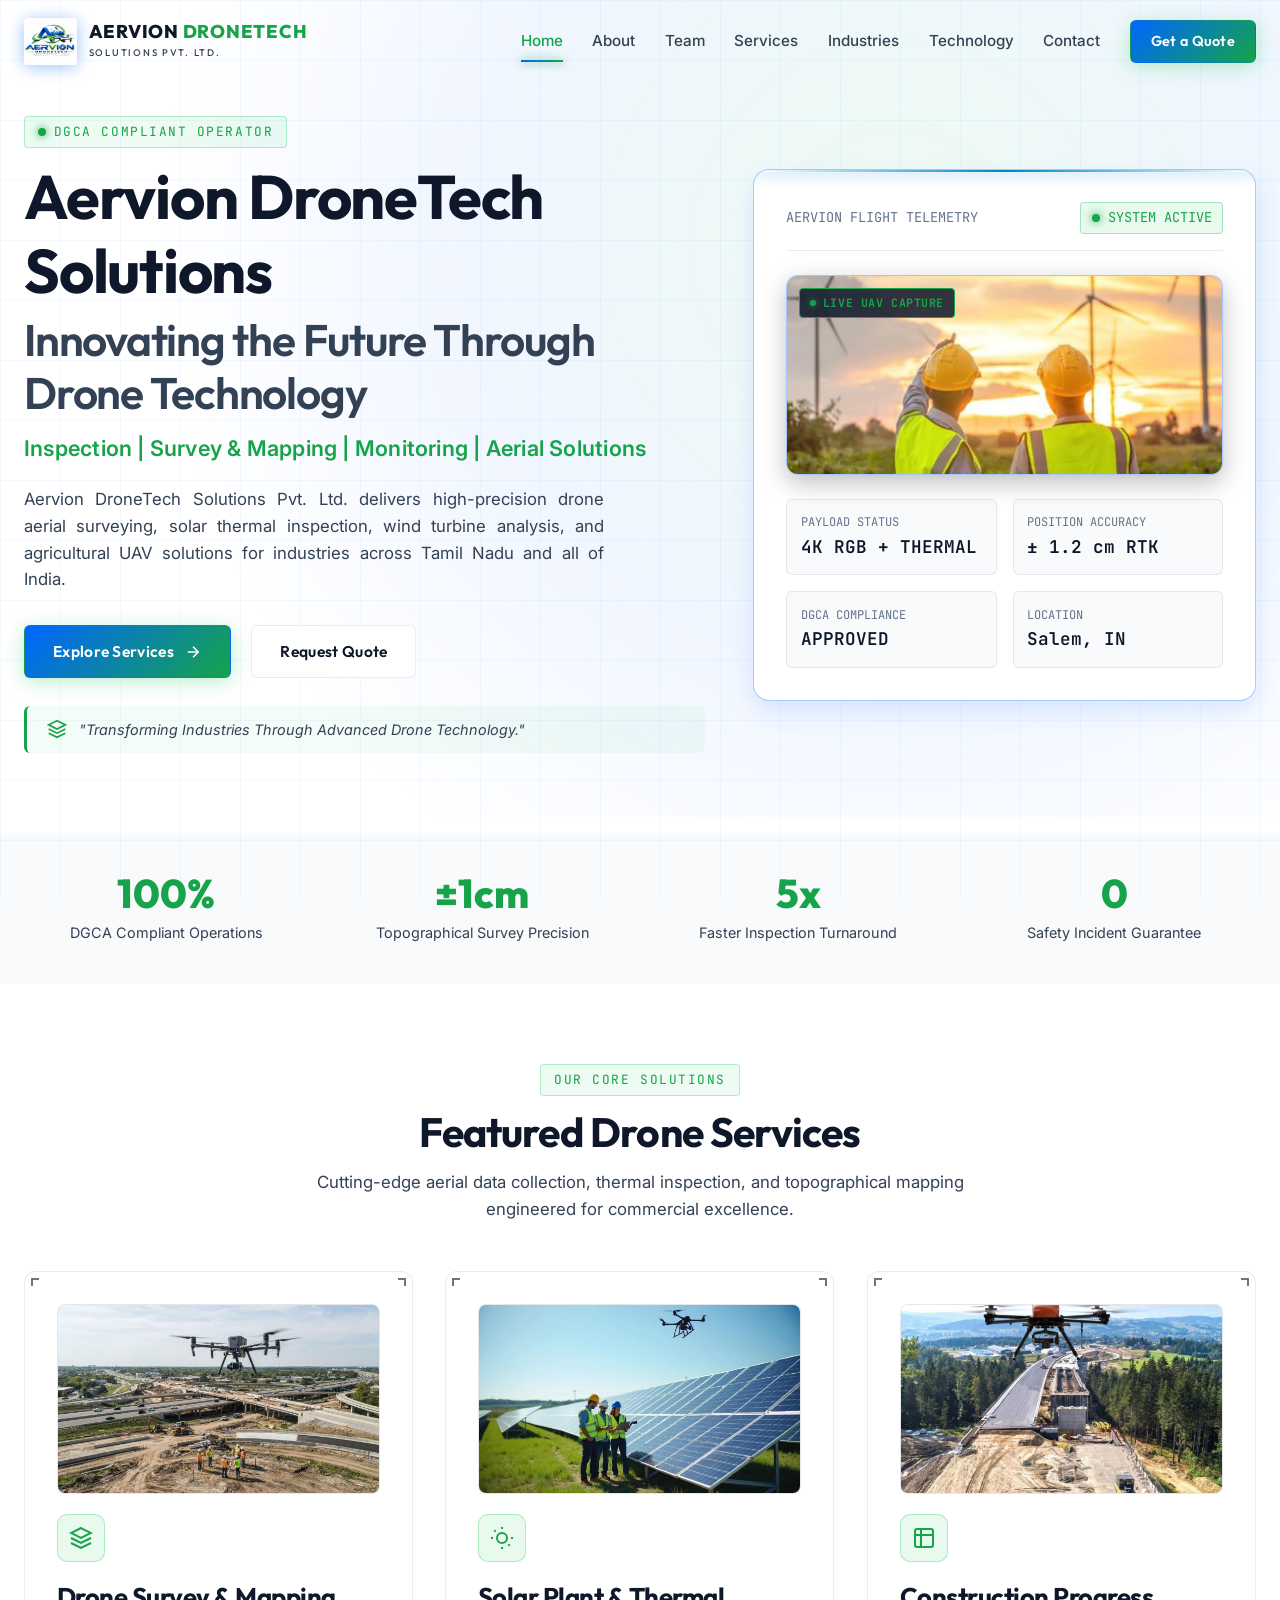
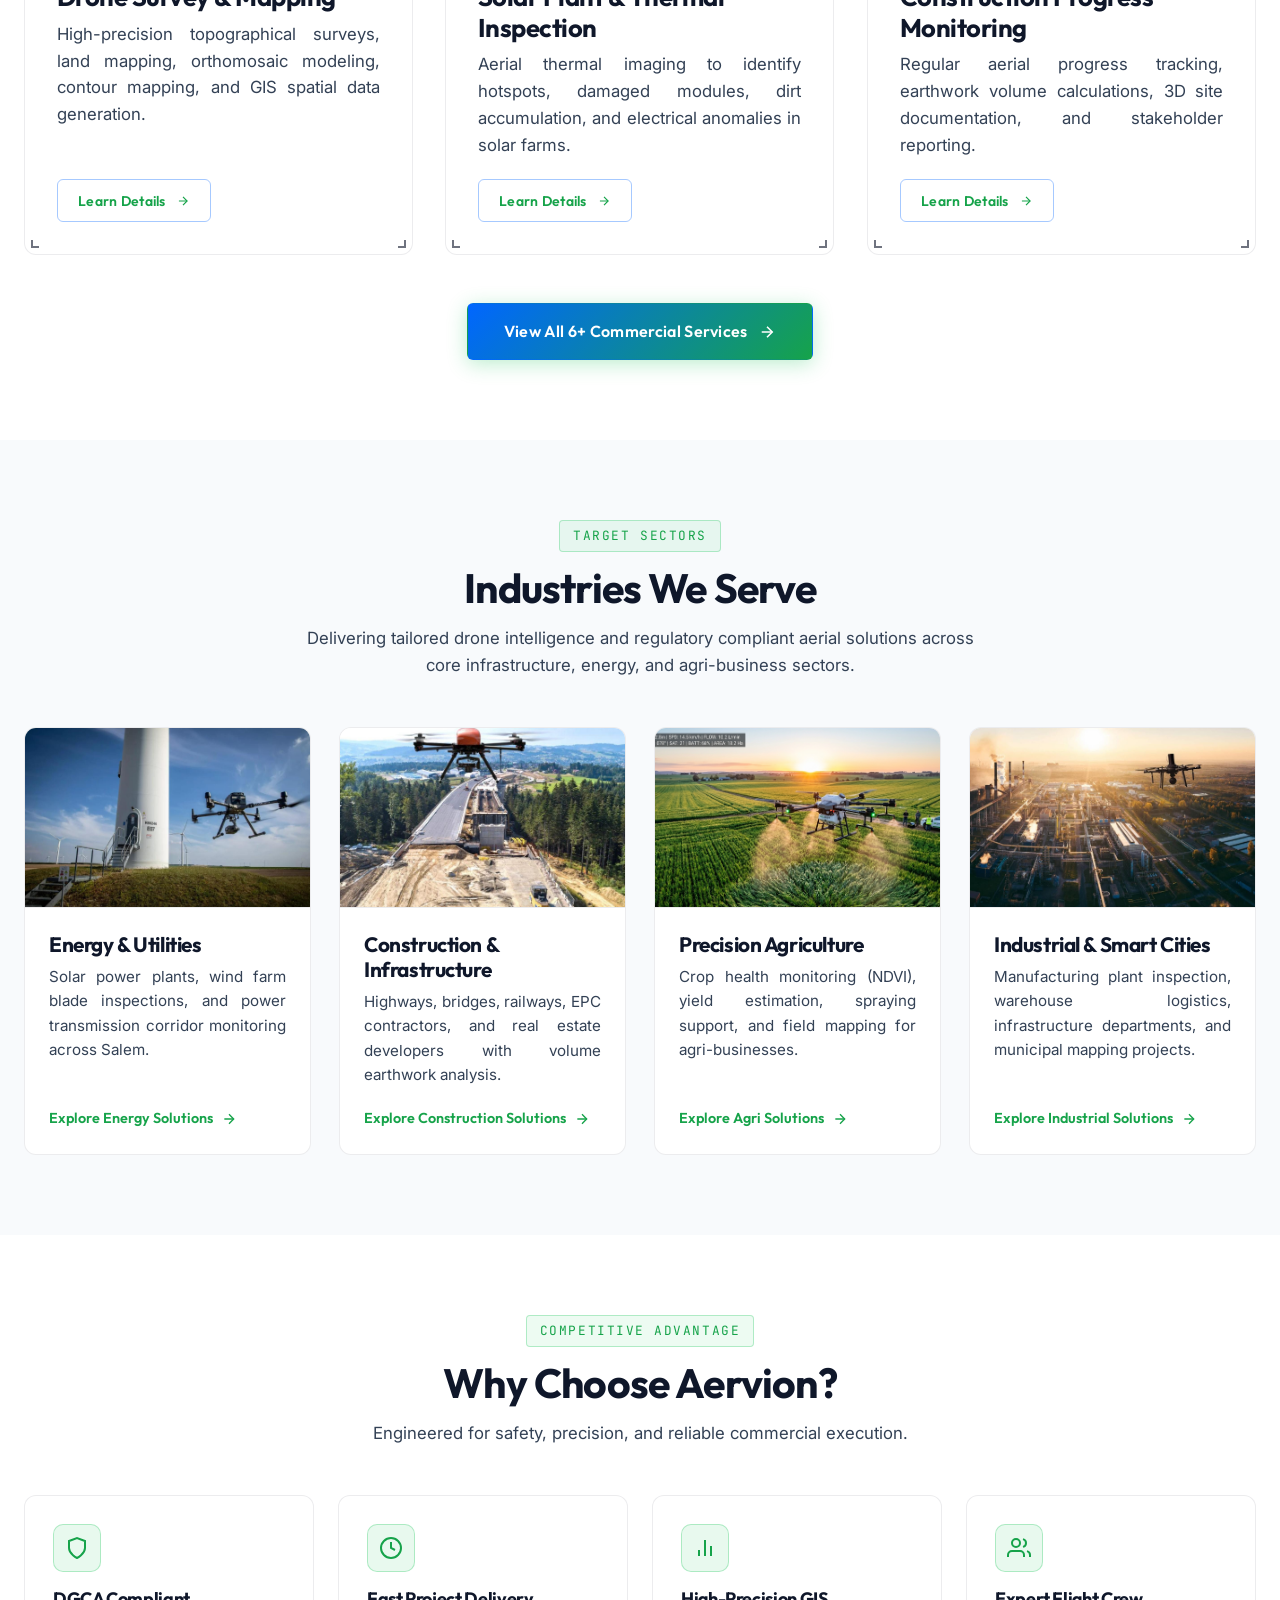
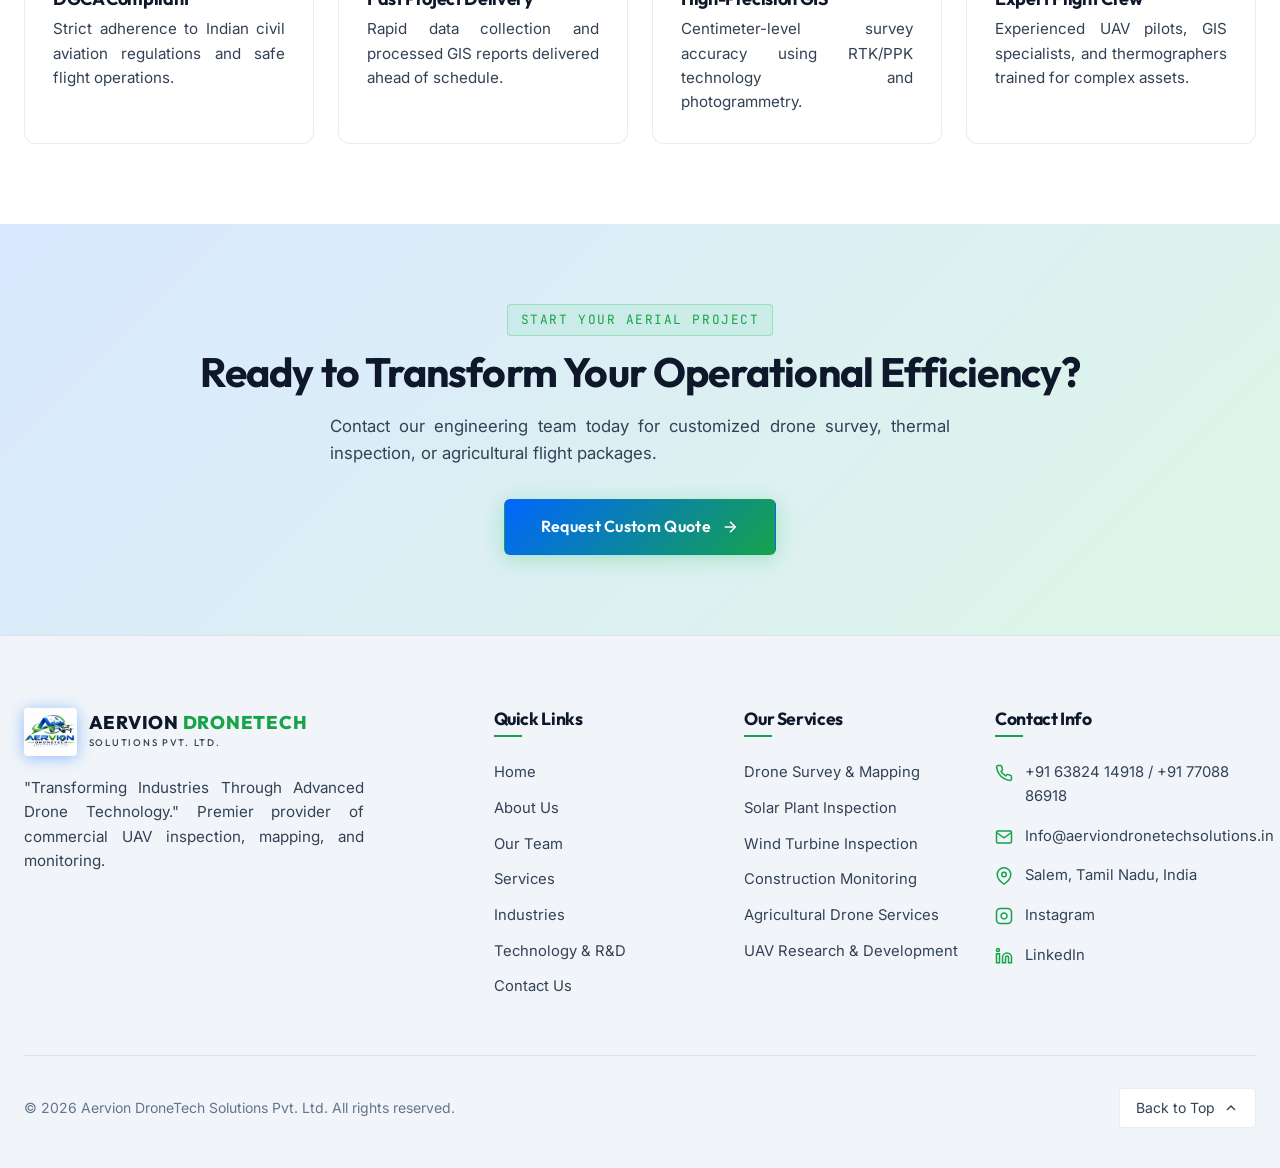
<file: index.html>
<!DOCTYPE html>
<html lang="en">

<head>
  <meta charset="UTF-8">
  <meta name="viewport" content="width=device-width, initial-scale=1.0">
  <title>Aervion DroneTech Solutions Pvt. Ltd. | Commercial Drone Survey &amp; Inspection India</title>
  <meta name="description"
    content="Aervion DroneTech Solutions Pvt. Ltd. provides DGCA-compliant commercial drone services in India, including topographical survey, GIS mapping, solar plant thermal inspection, wind turbine diagnostics, and agricultural UAV solutions.">
  <meta name="keywords"
    content="Aervion DroneTech Solutions, Aervion DroneTech Solutions Pvt Ltd, Drone Services India, Drone Survey Salem, Topographical Survey Drone, Solar Plant Thermal Inspection, Wind Turbine Inspection Drone, Construction Monitoring Drone, Precision Agriculture Drone Tamil Nadu">
  <meta name="author" content="Aervion DroneTech Solutions Pvt. Ltd.">
  <meta name="robots" content="index, follow, max-image-preview:large, max-snippet:-1, max-video-preview:-1">
  <link rel="canonical" href="https://aerviondronetechsolutions.in/">

  <!-- Favicon & Brand Icons -->
  <link rel="icon" type="image/jpeg" href="images/aervion_logo.jpeg">
  <link rel="apple-touch-icon" href="images/aervion_logo.jpeg">

  <!-- Favicon -->
  <link rel="icon" type="image/png" href="images/favicon.png">
  <link rel="shortcut icon" type="image/png" href="images/favicon.png">
  <link rel="apple-touch-icon" href="images/favicon.png">

  <!-- Open Graph / Social Media -->
  <meta property="og:locale" content="en_IN">
  <meta property="og:type" content="website">
  <meta property="og:title" content="Aervion DroneTech Solutions Pvt. Ltd. | Commercial Drone Survey &amp; Inspection India">
  <meta property="og:description"
    content="DGCA-compliant commercial drone survey, solar plant thermal inspection, wind turbine diagnostics, and agricultural UAV solutions across Tamil Nadu and India.">
  <meta property="og:url" content="https://aerviondronetechsolutions.in/">
  <meta property="og:site_name" content="Aervion DroneTech Solutions Pvt. Ltd.">
  <meta property="og:image" content="https://aerviondronetechsolutions.in/images/drone_realtime_hero.jpg">
  <meta property="og:image:width" content="1272">
  <meta property="og:image:height" content="1267">
  <meta property="og:image:alt" content="Aervion DroneTech Solutions DGCA Compliant Drone Flight Operations">

  <!-- Twitter Card -->
  <meta name="twitter:card" content="summary_large_image">
  <meta name="twitter:title" content="Aervion DroneTech Solutions Pvt. Ltd. | Commercial Drone Services">
  <meta name="twitter:description"
    content="Professional aerial solutions for Energy, Construction, Agriculture, and Industrial sectors across India.">
  <meta name="twitter:image" content="https://aerviondronetechsolutions.in/images/drone_realtime_hero.jpg">
  <meta name="twitter:image:alt" content="Aervion DroneTech Solutions Commercial Drone Operations">

  <!-- Google Search Console Verification (Replace CONTENT with your actual token from GSC) -->
  <!-- <meta name="google-site-verification" content="YOUR_GOOGLE_SEARCH_CONSOLE_VERIFICATION_TOKEN"> -->

  <!-- Performance Preconnect & Preload -->
  <link rel="preconnect" href="https://fonts.googleapis.com">
  <link rel="preconnect" href="https://fonts.gstatic.com" crossorigin>
  <link rel="preload" as="image" href="images/drone_realtime_hero.jpg" fetchpriority="high">

  <!-- Noscript Fallback for Search Engine Crawlers & JS-disabled Browsers -->
  <noscript>
    <style>
      .reveal, .reveal-up, .reveal-left, .reveal-right, .reveal-zoom {
        opacity: 1 !important;
        transform: none !important;
      }
    </style>
  </noscript>

  <!-- Structured Data / JSON-LD Schema Markup -->
  <script type="application/ld+json">
  {
    "@context": "https://schema.org",
    "@graph": [
      {
        "@type": "Organization",
        "@id": "https://aerviondronetechsolutions.in/#organization",
        "name": "Aervion DroneTech Solutions Pvt. Ltd.",
        "legalName": "Aervion DroneTech Solutions Private Limited",
        "alternateName": [
          "Aervion DroneTech",
          "Aervion DroneTech Solutions",
          "Aervion UAV Solutions"
        ],
        "url": "https://aerviondronetechsolutions.in/",
        "logo": {
          "@type": "ImageObject",
          "@id": "https://aerviondronetechsolutions.in/#logo",
          "url": "https://aerviondronetechsolutions.in/images/aervion_logo.jpeg",
          "caption": "Aervion DroneTech Solutions Official Logo"
        },
        "image": "https://aerviondronetechsolutions.in/images/drone_realtime_hero.jpg",
        "slogan": "Innovating the Future Through Drone Technology",
        "description": "Aervion DroneTech Solutions Pvt. Ltd. is an emerging drone technology company delivering innovative aerial solutions across infrastructure, energy, agriculture, construction, and industrial sectors in India.",
        "email": "Info@aerviondronetechsolutions.in",
        "telephone": "+91-6382414918",
        "address": {
          "@type": "PostalAddress",
          "addressLocality": "Salem",
          "addressRegion": "Tamil Nadu",
          "addressCountry": "IN"
        },
        "sameAs": [
          "https://www.instagram.com/aervion_dronetech_solutions/",
          "https://www.linkedin.com/company/aervion-dronetech-solutions-pvt-ltd/"
        ]
      },
      {
        "@type": "WebSite",
        "@id": "https://aerviondronetechsolutions.in/#website",
        "url": "https://aerviondronetechsolutions.in/",
        "name": "Aervion DroneTech Solutions Pvt. Ltd.",
        "description": "Commercial Drone Services, Topographical Survey, Thermal Inspection, and Precision Agriculture in India",
        "publisher": {
          "@id": "https://aerviondronetechsolutions.in/#organization"
        },
        "inLanguage": "en-IN"
      },
      {
        "@type": ["ProfessionalService", "LocalBusiness"],
        "@id": "https://aerviondronetechsolutions.in/#localbusiness",
        "name": "Aervion DroneTech Solutions Pvt. Ltd.",
        "image": "https://aerviondronetechsolutions.in/images/aervion_logo.jpeg",
        "url": "https://aerviondronetechsolutions.in/",
        "telephone": "+91-6382414918",
        "priceRange": "$$",
        "address": {
          "@type": "PostalAddress",
          "addressLocality": "Salem",
          "addressRegion": "Tamil Nadu",
          "addressCountry": "IN"
        },
        "geo": {
          "@type": "GeoCoordinates",
          "latitude": 11.6643,
          "longitude": 78.1460
        },
        "areaServed": [
          {
            "@type": "AdministrativeArea",
            "name": "Salem"
          },
          {
            "@type": "AdministrativeArea",
            "name": "Tamil Nadu"
          },
          {
            "@type": "Country",
            "name": "India"
          }
        ],
        "hasOfferCatalog": {
          "@type": "OfferCatalog",
          "name": "Commercial Drone Services",
          "itemListElement": [
            {
              "@type": "Offer",
              "itemOffered": {
                "@type": "Service",
                "name": "Drone Survey & Topographical Mapping",
                "description": "High-precision topographical surveys, land mapping, orthomosaics, and GIS spatial data."
              }
            },
            {
              "@type": "Offer",
              "itemOffered": {
                "@type": "Service",
                "name": "Solar Plant Thermal Drone Inspection",
                "description": "Aerial radiometric thermal imaging to detect solar PV hotspots, damaged modules, and dirt accumulation."
              }
            },
            {
              "@type": "Offer",
              "itemOffered": {
                "@type": "Service",
                "name": "Wind Turbine Blade Drone Inspection",
                "description": "Autonomous 4K RGB inspections of wind turbine rotor blades for erosion, micro-cracks, and lightning damage."
              }
            },
            {
              "@type": "Offer",
              "itemOffered": {
                "@type": "Service",
                "name": "Construction Progress Monitoring",
                "description": "Aerial project tracking, cut/fill volume calculations, 3D site documentation, and stakeholder reporting."
              }
            },
            {
              "@type": "Offer",
              "itemOffered": {
                "@type": "Service",
                "name": "Agricultural Drone Solutions",
                "description": "Precision agriculture UAV surveys, NDVI crop health monitoring, and agricultural spraying support."
              }
            },
            {
              "@type": "Offer",
              "itemOffered": {
                "@type": "Service",
                "name": "UAV Research & Development",
                "description": "Custom drone payloads, aerodynamics engineering, and specialized sensor integration."
              }
            }
          ]
        }
      }
    ]
  }
  </script>

  <!-- Stylesheets -->
  <link rel="stylesheet" href="css/style.css">
  <link rel="stylesheet" href="css/animations.css">
  <link rel="stylesheet" href="css/responsive.css">

  <!-- Custom Page Inline Enhancements -->
  <style>
    .hero-section {
      min-height: 90vh;
      display: flex;
      align-items: center;
      padding-top: calc(var(--nav-height) + 2rem);
      padding-bottom: 4rem;
      position: relative;
      overflow: hidden;
      background: radial-gradient(circle at 70% 30%, rgba(34, 197, 94, 0.08) 0%, rgba(0, 102, 255, 0.06) 40%, transparent 70%);
    }

    .hero-grid {
      display: grid;
      grid-template-columns: 1.15fr 0.85fr;
      gap: 3rem;
      align-items: center;
    }

    .hero-tagline {
      font-size: clamp(1.1rem, 2vw, 1.35rem);
      color: var(--accent-green);
      font-weight: 600;
      margin-top: 0.75rem;
      margin-bottom: 1.25rem;
      letter-spacing: 0.01em;
    }

    .hero-description {
      font-size: 1.05rem;
      color: var(--text-secondary);
      margin-bottom: 2rem;
      max-width: 580px;
    }

    .hero-cta-group {
      display: flex;
      align-items: center;
      gap: 1.25rem;
      flex-wrap: wrap;
    }

    .hud-container {
      position: relative;
      border: 1px solid var(--border-glow);
      border-radius: 16px;
      background: var(--bg-glass-card);
      backdrop-filter: blur(16px);
      padding: 2rem;
      box-shadow: var(--glow-shadow);
      overflow: hidden;
    }

    .hud-header {
      display: flex;
      align-items: center;
      justify-content: space-between;
      border-bottom: 1px solid var(--border-color);
      padding-bottom: 1rem;
      margin-bottom: 1.5rem;
      font-family: var(--font-mono);
      font-size: 0.85rem;
      color: var(--text-muted);
    }

    .hud-status-badge {
      display: inline-flex;
      align-items: center;
      gap: 0.5rem;
      color: var(--accent-green);
      background: rgba(34, 197, 94, 0.1);
      padding: 0.25rem 0.65rem;
      border-radius: 4px;
      border: 1px solid rgba(34, 197, 94, 0.35);
    }

    .hud-status-dot {
      width: 8px;
      height: 8px;
      background: var(--accent-green);
      border-radius: 50%;
      box-shadow: 0 0 8px var(--accent-green);
      animation: pulseGlow 2s infinite;
    }

    .telemetry-grid {
      display: grid;
      grid-template-columns: repeat(2, 1fr);
      gap: 1rem;
      margin-top: 1.5rem;
      font-family: var(--font-mono);
    }

    .telemetry-item {
      background: var(--bg-secondary);
      padding: 0.85rem;
      border-radius: 6px;
      border: 1px solid var(--border-color);
    }

    .telemetry-label {
      font-size: 0.75rem;
      color: var(--text-muted);
      text-transform: uppercase;
      display: block;
    }

    .telemetry-value {
      font-size: 1.1rem;
      color: var(--text-primary);
      font-weight: 600;
      margin-top: 0.2rem;
    }

    /* Stats Bar */
    .stats-bar {
      background: var(--bg-secondary);
      border-y: 1px solid var(--border-color);
      padding: 2.5rem 0;
      margin-top: 1rem;
    }

    .stats-grid {
      display: grid;
      grid-template-columns: repeat(auto-fit, minmax(200px, 1fr));
      gap: 2rem;
      text-align: center;
    }

    .stat-number {
      font-family: var(--font-heading);
      font-size: 2.5rem;
      font-weight: 800;
      color: var(--accent-green);
      line-height: 1;
    }

    .stat-label {
      font-size: 0.9rem;
      color: var(--text-secondary);
      margin-top: 0.5rem;
    }
  </style>
</head>

<body>

  <!-- ==========================================================================
       HEADER & NAVIGATION (Brand Logo Integrated)
       ========================================================================== -->
  <header class="site-header">
    <div class="container header-container">
      <a href="index.html" class="brand-logo" aria-label="Aervion DroneTech Solutions Home">
        <img src="images/aervion_logo.jpeg" alt="Aervion DroneTech Solutions Official Logo" class="brand-logo-img" width="48" height="48">
        <div class="brand-text">
          <span class="brand-title">AERVION <span>DRONETECH</span></span>
          <span class="brand-sub">SOLUTIONS PVT. LTD.</span>
        </div>
      </a>

      <nav class="nav-menu">
        <a href="index.html" class="nav-link active">Home</a>
        <a href="about.html" class="nav-link">About</a>
        <a href="about.html#team" class="nav-link">Team</a>
        <a href="services.html" class="nav-link">Services</a>
        <a href="industries.html" class="nav-link">Industries</a>
        <a href="technology.html" class="nav-link">Technology</a>
        <a href="contact.html" class="nav-link">Contact</a>
        <a href="contact.html" class="btn btn-primary" style="padding: 0.55rem 1.25rem; font-size: 0.9rem;">Get a
          Quote</a>
      </nav>

      <button class="mobile-toggle" aria-label="Toggle navigation menu">
        <svg viewBox="0 0 24 24" fill="none" stroke="currentColor" stroke-width="2">
          <line x1="3" y1="12" x2="21" y2="12"></line>
          <line x1="3" y1="6" x2="21" y2="6"></line>
          <line x1="3" y1="18" x2="21" y2="18"></line>
        </svg>
      </button>
    </div>
  </header>

  <main id="main-content">
    <!-- ==========================================================================
         HERO SECTION (Streamlined & User-Friendly)
         ========================================================================== -->
    <section class="hero-section">
      <div class="container">
        <div class="hero-grid">

          <!-- Hero Text -->
          <div class="reveal reveal-left">
            <span class="mono-tag">
              <span class="hud-status-dot"></span> DGCA COMPLIANT OPERATOR
            </span>
            <h1>Aervion DroneTech Solutions <span style="display: block; font-size: 0.72em; color: var(--text-secondary); font-weight: 600; margin-top: 0.35rem;">Innovating the Future Through Drone Technology</span></h1>
            <p class="hero-tagline">Inspection | Survey &amp; Mapping | Monitoring | Aerial Solutions</p>
            <p class="hero-description">
              Aervion DroneTech Solutions Pvt. Ltd. delivers high-precision drone aerial surveying, solar thermal
              inspection, wind turbine analysis, and agricultural UAV solutions for industries across Tamil Nadu and all of India.
            </p>

            <div class="hero-cta-group">
              <a href="services.html" class="btn btn-primary">
                <span>Explore Services</span>
                <svg width="18" height="18" viewBox="0 0 24 24" fill="none" stroke="currentColor" stroke-width="2">
                  <line x1="5" y1="12" x2="19" y2="12"></line>
                  <polyline points="12 5 19 12 12 19"></polyline>
                </svg>
              </a>
              <a href="contact.html" class="btn btn-secondary">
                <span>Request Quote</span>
              </a>
            </div>

            <!-- Motto Quote Box -->
            <div
              style="margin-top: 1.75rem; display: flex; align-items: center; gap: 0.75rem; padding: 0.75rem 1.25rem; background: rgba(34, 197, 94, 0.05); border-left: 3px solid var(--accent-green); border-radius: 6px;">
              <svg width="20" height="20" viewBox="0 0 24 24" fill="none" stroke="var(--accent-green)" stroke-width="2">
                <path d="M12 2L2 7l10 5 10-5-10-5zM2 17l10 5 10-5M2 12l10 5 10-5" />
              </svg>
              <span style="font-size: 0.9rem; color: var(--text-secondary); font-style: italic;">
                "Transforming Industries Through Advanced Drone Technology."
              </span>
            </div>
          </div>

          <!-- Interactive Live Telemetry HUD -->
          <div class="reveal reveal-right">
            <div class="hud-container">
              <div class="hud-scanner"></div>

              <div class="hud-header">
                <span>AERVION FLIGHT TELEMETRY</span>
                <span class="hud-status-badge">
                  <span class="hud-status-dot"></span> SYSTEM ACTIVE
                </span>
              </div>

              <div class="realtime-photo-card" style="height: 200px;">
                <div class="realtime-overlay-tag">
                  <span class="pulse-dot"></span> LIVE UAV CAPTURE
                </div>
                <img src="images/drone_realtime_hero.jpg" alt="Aervion DroneTech Solutions DGCA Compliant Real Time UAV Flight Operation"
                  width="1272" height="1267" fetchpriority="high" style="width: 100%; height: 100%; object-fit: cover;">
              </div>

              <div class="telemetry-grid">
                <div class="telemetry-item">
                  <span class="telemetry-label">PAYLOAD STATUS</span>
                  <span class="telemetry-value text-green">4K RGB + THERMAL</span>
                </div>
                <div class="telemetry-item">
                  <span class="telemetry-label">POSITION ACCURACY</span>
                  <span class="telemetry-value text-blue">± 1.2 cm RTK</span>
                </div>
                <div class="telemetry-item">
                  <span class="telemetry-label">DGCA COMPLIANCE</span>
                  <span class="telemetry-value">APPROVED</span>
                </div>
                <div class="telemetry-item">
                  <span class="telemetry-label">LOCATION</span>
                  <span class="telemetry-value">Salem, IN</span>
                </div>
              </div>
            </div>
          </div>

        </div>
      </div>
    </section>

    <!-- ==========================================================================
         STATS HIGHLIGHTS BAR
         ========================================================================== -->
    <section class="stats-bar">
      <div class="container">
        <div class="stats-grid">
          <div>
            <div class="stat-number">100%</div>
            <div class="stat-label">DGCA Compliant Operations</div>
          </div>
          <div>
            <div class="stat-number">±1cm</div>
            <div class="stat-label">Topographical Survey Precision</div>
          </div>
          <div>
            <div class="stat-number">5x</div>
            <div class="stat-label">Faster Inspection Turnaround</div>
          </div>
          <div>
            <div class="stat-number">0</div>
            <div class="stat-label">Safety Incident Guarantee</div>
          </div>
        </div>
      </div>
    </section>

    <!-- ==========================================================================
         FEATURED SERVICES SECTION (Curated Highlights - Not Overwhelming)
         ========================================================================== -->
    <section class="section-padding">
      <div class="container">
        <div class="section-header center">
          <span class="mono-tag">OUR CORE SOLUTIONS</span>
          <h2>Featured Drone Services</h2>
          <p>Cutting-edge aerial data collection, thermal inspection, and topographical mapping engineered for
            commercial excellence.</p>
        </div>

        <div style="display: grid; grid-template-columns: repeat(auto-fit, minmax(320px, 1fr)); gap: 2rem;">

          <!-- Service 1: Survey & Mapping -->
          <div class="glass-card reveal reveal-up">
            <div class="tech-corner tl"></div>
            <div class="tech-corner tr"></div>
            <div class="tech-corner bl"></div>
            <div class="tech-corner br"></div>

            <div class="service-card-img-wrapper">
              <img src="images/drone_realtime_survey.jpg" alt="High-Precision Topographical Drone Survey and GIS Mapping Service" width="1272" height="701" loading="lazy" decoding="async">
            </div>

            <div class="card-icon">
              <svg viewBox="0 0 24 24" fill="none" stroke="currentColor" stroke-width="2">
                <path d="M12 2L2 7l10 5 10-5-10-5zM2 17l10 5 10-5M2 12l10 5 10-5" />
              </svg>
            </div>

            <h3>Drone Survey &amp; Mapping</h3>
            <p style="margin-top: 0.5rem; margin-bottom: 1.25rem;">High-precision topographical surveys, land mapping,
              orthomosaic modeling, contour mapping, and GIS spatial data generation.</p>

            <a href="services.html#survey-mapping" class="btn btn-outline-green"
              style="margin-top: auto; align-self: flex-start; padding: 0.6rem 1.25rem; font-size: 0.875rem;">
              <span>Learn Details</span>
              <svg width="14" height="14" viewBox="0 0 24 24" fill="none" stroke="currentColor" stroke-width="2">
                <line x1="5" y1="12" x2="19" y2="12"></line>
                <polyline points="12 5 19 12 12 19"></polyline>
              </svg>
            </a>
          </div>

          <!-- Service 2: Solar & Thermal Inspection -->
          <div class="glass-card reveal reveal-up delay-1">
            <div class="tech-corner tl"></div>
            <div class="tech-corner tr"></div>
            <div class="tech-corner bl"></div>
            <div class="tech-corner br"></div>

            <div class="service-card-img-wrapper">
              <img src="images/drone_realtime_solar.jpg" alt="Utility-Scale Solar Farm Aerial Thermal Drone Inspection Service" width="1272" height="886" loading="lazy" decoding="async">
            </div>

            <div class="card-icon">
              <svg viewBox="0 0 24 24" fill="none" stroke="currentColor" stroke-width="2">
                <circle cx="12" cy="12" r="5" />
                <line x1="12" y1="1" x2="12" y2="3" />
                <line x1="12" y1="21" x2="12" y2="23" />
                <line x1="4.22" y1="4.22" x2="5.64" y2="5.64" />
                <line x1="18.36" y1="18.36" x2="19.78" y2="19.78" />
                <line x1="1" y1="12" x2="3" y2="12" />
                <line x1="21" y1="12" x2="23" y2="12" />
              </svg>
            </div>

            <h3>Solar Plant &amp; Thermal Inspection</h3>
            <p style="margin-top: 0.5rem; margin-bottom: 1.25rem;">Aerial thermal imaging to identify hotspots, damaged
              modules, dirt accumulation, and electrical anomalies in solar farms.</p>

            <a href="services.html#solar-inspection" class="btn btn-outline-green"
              style="margin-top: auto; align-self: flex-start; padding: 0.6rem 1.25rem; font-size: 0.875rem;">
              <span>Learn Details</span>
              <svg width="14" height="14" viewBox="0 0 24 24" fill="none" stroke="currentColor" stroke-width="2">
                <line x1="5" y1="12" x2="19" y2="12"></line>
                <polyline points="12 5 19 12 12 19"></polyline>
              </svg>
            </a>
          </div>

          <!-- Service 3: Construction Monitoring -->
          <div class="glass-card reveal reveal-up delay-2">
            <div class="tech-corner tl"></div>
            <div class="tech-corner tr"></div>
            <div class="tech-corner bl"></div>
            <div class="tech-corner br"></div>

            <div class="service-card-img-wrapper">
              <img src="images/drone_realtime_construction.jpg" alt="Construction Progress Monitoring and Volumetric Earthwork Drone Service" width="1272" height="1270" loading="lazy" decoding="async">
            </div>

            <div class="card-icon">
              <svg viewBox="0 0 24 24" fill="none" stroke="currentColor" stroke-width="2">
                <rect x="3" y="3" width="18" height="18" rx="2" />
                <line x1="9" y1="3" x2="9" y2="21" />
                <line x1="3" y1="9" x2="21" y2="9" />
              </svg>
            </div>

            <h3>Construction Progress Monitoring</h3>
            <p style="margin-top: 0.5rem; margin-bottom: 1.25rem;">Regular aerial progress tracking, earthwork volume
              calculations, 3D site documentation, and stakeholder reporting.</p>

            <a href="services.html#construction-monitoring" class="btn btn-outline-green"
              style="margin-top: auto; align-self: flex-start; padding: 0.6rem 1.25rem; font-size: 0.875rem;">
              <span>Learn Details</span>
              <svg width="14" height="14" viewBox="0 0 24 24" fill="none" stroke="currentColor" stroke-width="2">
                <line x1="5" y1="12" x2="19" y2="12"></line>
                <polyline points="12 5 19 12 12 19"></polyline>
              </svg>
            </a>
          </div>

        </div>

        <!-- View All Services CTA Button -->
        <div style="text-align: center; margin-top: 3rem;">
          <a href="services.html" class="btn btn-primary" style="padding: 0.9rem 2.25rem; font-size: 1rem;">
            <span>View All 6+ Commercial Services</span>
            <svg width="18" height="18" viewBox="0 0 24 24" fill="none" stroke="currentColor" stroke-width="2">
              <line x1="5" y1="12" x2="19" y2="12"></line>
              <polyline points="12 5 19 12 12 19"></polyline>
            </svg>
          </a>
        </div>

      </div>
    </section>

    <!-- ==========================================================================
         INDUSTRIES WE SERVE SECTION (Integrated Directly on Home Page)
         ========================================================================== -->
    <section class="section-padding" style="background: var(--bg-secondary); border-y: 1px solid var(--border-color);">
      <div class="container">
        <div class="section-header center">
          <span class="mono-tag">TARGET SECTORS</span>
          <h2>Industries We Serve</h2>
          <p>Delivering tailored drone intelligence and regulatory compliant aerial solutions across core
            infrastructure, energy, and agri-business sectors.</p>
        </div>

        <div class="industry-grid">

          <!-- Sector 1: Energy & Utilities -->
          <div class="industry-card reveal reveal-up">
            <div class="industry-card-img-container">
              <img src="images/drone_realtime_wind.jpg" alt="Wind Turbine Blade Drone Inspection and Surface Flaw Detection" width="1272" height="845" loading="lazy" decoding="async">
            </div>
            <div class="industry-card-body">
              <h3>Energy &amp; Utilities</h3>
              <p>Solar power plants, wind farm blade inspections, and power transmission corridor monitoring across
                Salem.</p>
              <a href="industries.html#energy" class="industry-card-link">
                <span>Explore Energy Solutions</span>
                <svg viewBox="0 0 24 24" fill="none" stroke="currentColor" stroke-width="2">
                  <line x1="5" y1="12" x2="19" y2="12"></line>
                  <polyline points="12 5 19 12 12 19"></polyline>
                </svg>
              </a>
            </div>
          </div>

          <!-- Sector 2: Construction & Infrastructure -->
          <div class="industry-card reveal reveal-up delay-1">
            <div class="industry-card-img-container">
              <img src="images/drone_realtime_construction.jpg" alt="Highway, Bridge and EPC Infrastructure Drone Survey Solutions" width="1272" height="1270" loading="lazy" decoding="async">
            </div>
            <div class="industry-card-body">
              <h3>Construction &amp; Infrastructure</h3>
              <p>Highways, bridges, railways, EPC contractors, and real estate developers with volume earthwork
                analysis.</p>
              <a href="industries.html#construction" class="industry-card-link">
                <span>Explore Construction Solutions</span>
                <svg viewBox="0 0 24 24" fill="none" stroke="currentColor" stroke-width="2">
                  <line x1="5" y1="12" x2="19" y2="12"></line>
                  <polyline points="12 5 19 12 12 19"></polyline>
                </svg>
              </a>
            </div>
          </div>

          <!-- Sector 3: Precision Agriculture -->
          <div class="industry-card reveal reveal-up delay-2">
            <div class="industry-card-img-container">
              <img src="images/drone_realtime_agriculture.jpg" alt="Precision Agriculture Multispectral NDVI Crop Health Drone Solutions" width="1376" height="768" loading="lazy" decoding="async">
            </div>
            <div class="industry-card-body">
              <h3>Precision Agriculture</h3>
              <p>Crop health monitoring (NDVI), yield estimation, spraying support, and field mapping for
                agri-businesses.</p>
              <a href="industries.html#agriculture" class="industry-card-link">
                <span>Explore Agri Solutions</span>
                <svg viewBox="0 0 24 24" fill="none" stroke="currentColor" stroke-width="2">
                  <line x1="5" y1="12" x2="19" y2="12"></line>
                  <polyline points="12 5 19 12 12 19"></polyline>
                </svg>
              </a>
            </div>
          </div>

          <!-- Sector 4: Industrial & Smart Cities -->
          <div class="industry-card reveal reveal-up delay-3">
            <div class="industry-card-img-container">
              <img src="images/drone_realtime_industrial.jpg" alt="Industrial Facility, Warehouse and Smart City Drone Inspection Solutions" width="1272" height="845" loading="lazy" decoding="async">
            </div>
            <div class="industry-card-body">
              <h3>Industrial &amp; Smart Cities</h3>
              <p>Manufacturing plant inspection, warehouse logistics, infrastructure departments, and municipal mapping
                projects.</p>
              <a href="industries.html#industrial" class="industry-card-link">
                <span>Explore Industrial Solutions</span>
                <svg viewBox="0 0 24 24" fill="none" stroke="currentColor" stroke-width="2">
                  <line x1="5" y1="12" x2="19" y2="12"></line>
                  <polyline points="12 5 19 12 12 19"></polyline>
                </svg>
              </a>
            </div>
          </div>

        </div>
      </div>
    </section>

    <!-- ==========================================================================
         WHY CHOOSE AERVION
         ========================================================================== -->
    <section class="section-padding">
      <div class="container">
        <div class="section-header center">
          <span class="mono-tag">COMPETITIVE ADVANTAGE</span>
          <h2>Why Choose Aervion?</h2>
          <p>Engineered for safety, precision, and reliable commercial execution.</p>
        </div>

        <div style="display: grid; grid-template-columns: repeat(auto-fit, minmax(280px, 1fr)); gap: 1.5rem;">

          <div class="glass-card" style="padding: 1.75rem;">
            <div class="card-icon" style="margin-bottom: 1rem;">
              <svg viewBox="0 0 24 24" fill="none" stroke="currentColor" stroke-width="2">
                <path d="M12 22s8-4 8-10V5l-8-3-8 3v7c0 6 8 10 8 10z" />
              </svg>
            </div>
            <h4 style="margin-bottom: 0.5rem;">DGCA Compliant</h4>
            <p style="font-size: 0.95rem;">Strict adherence to Indian civil aviation regulations and safe flight
              operations.</p>
          </div>

          <div class="glass-card" style="padding: 1.75rem;">
            <div class="card-icon" style="margin-bottom: 1rem;">
              <svg viewBox="0 0 24 24" fill="none" stroke="currentColor" stroke-width="2">
                <circle cx="12" cy="12" r="10" />
                <path d="M12 6v6l4 2" />
              </svg>
            </div>
            <h4 style="margin-bottom: 0.5rem;">Fast Project Delivery</h4>
            <p style="font-size: 0.95rem;">Rapid data collection and processed GIS reports delivered ahead of schedule.
            </p>
          </div>

          <div class="glass-card" style="padding: 1.75rem;">
            <div class="card-icon" style="margin-bottom: 1rem;">
              <svg viewBox="0 0 24 24" fill="none" stroke="currentColor" stroke-width="2">
                <line x1="18" y1="20" x2="18" y2="10" />
                <line x1="12" y1="20" x2="12" y2="4" />
                <line x1="6" y1="20" x2="6" y2="14" />
              </svg>
            </div>
            <h4 style="margin-bottom: 0.5rem;">High-Precision GIS</h4>
            <p style="font-size: 0.95rem;">Centimeter-level survey accuracy using RTK/PPK technology and photogrammetry.
            </p>
          </div>

          <div class="glass-card" style="padding: 1.75rem;">
            <div class="card-icon" style="margin-bottom: 1rem;">
              <svg viewBox="0 0 24 24" fill="none" stroke="currentColor" stroke-width="2">
                <path d="M17 21v-2a4 4 0 0 0-4-4H5a4 4 0 0 0-4 4v2" />
                <circle cx="9" cy="7" r="4" />
                <path d="M23 21v-2a4 4 0 0 0-3-3.87" />
                <path d="M16 3.13a4 4 0 0 1 0 7.75" />
              </svg>
            </div>
            <h4 style="margin-bottom: 0.5rem;">Expert Flight Crew</h4>
            <p style="font-size: 0.95rem;">Experienced UAV pilots, GIS specialists, and thermographers trained for
              complex assets.</p>
          </div>

        </div>
      </div>
    </section>

    <!-- ==========================================================================
         CALL TO ACTION BANNER
         ========================================================================== -->
    <section class="section-padding"
      style="background: linear-gradient(135deg, rgba(0, 102, 255, 0.15) 0%, rgba(34, 197, 94, 0.15) 100%); border-t: 1px solid var(--border-glow);">
      <div class="container" style="text-align: center;">
        <span class="mono-tag">START YOUR AERIAL PROJECT</span>
        <h2 style="margin-bottom: 1rem;">Ready to Transform Your Operational Efficiency?</h2>
        <p style="max-width: 620px; margin: 0 auto 2rem auto;">Contact our engineering team today for customized drone
          survey, thermal inspection, or agricultural flight packages.</p>
        <a href="contact.html" class="btn btn-primary" style="padding: 0.9rem 2.25rem; font-size: 1rem;">
          <span>Request Custom Quote</span>
          <svg width="18" height="18" viewBox="0 0 24 24" fill="none" stroke="currentColor" stroke-width="2">
            <line x1="5" y1="12" x2="19" y2="12"></line>
            <polyline points="12 5 19 12 12 19"></polyline>
          </svg>
        </a>
      </div>
    </section>
  </main>

  <!-- ==========================================================================
       FOOTER
       ========================================================================== -->
  <footer class="site-footer">
    <div class="container">
      <div class="footer-grid">

        <div class="footer-brand">
          <a href="index.html" class="brand-logo">
            <img src="images/aervion_logo.jpeg" alt="Aervion DroneTech Solutions Official Corporate Logo" class="brand-logo-img" width="48" height="48" loading="lazy" decoding="async">
            <div class="brand-text">
              <span class="brand-title">AERVION <span>DRONETECH</span></span>
              <span class="brand-sub">SOLUTIONS PVT. LTD.</span>
            </div>
          </a>
          <p>"Transforming Industries Through Advanced Drone Technology." Premier provider of commercial UAV inspection,
            mapping, and monitoring.</p>
        </div>

        <div class="footer-column">
          <h4>Quick Links</h4>
          <div class="footer-links">
            <a href="index.html">Home</a>
            <a href="about.html">About Us</a>
            <a href="about.html#team">Our Team</a>
            <a href="services.html">Services</a>
            <a href="industries.html">Industries</a>
            <a href="technology.html">Technology &amp; R&amp;D</a>
            <a href="contact.html">Contact Us</a>
          </div>
        </div>

        <div class="footer-column">
          <h4>Our Services</h4>
          <div class="footer-links">
            <a href="services.html#survey-mapping">Drone Survey &amp; Mapping</a>
            <a href="services.html#solar-inspection">Solar Plant Inspection</a>
            <a href="services.html#wind-turbine">Wind Turbine Inspection</a>
            <a href="services.html#construction-monitoring">Construction Monitoring</a>
            <a href="services.html#agriculture">Agricultural Drone Services</a>
            <a href="services.html#uav-rd">UAV Research &amp; Development</a>
          </div>
        </div>

        <div class="footer-column">
          <h4>Contact Info</h4>
          <div class="footer-contact-info">
            <div class="item">
              <svg viewBox="0 0 24 24" fill="none" stroke="currentColor" stroke-width="2">
                <path
                  d="M22 16.92v3a2 2 0 0 1-2.18 2 19.79 19.79 0 0 1-8.63-3.07 19.5 19.5 0 0 1-6-6 19.79 19.79 0 0 1-3.07-8.67A2 2 0 0 1 4.11 2h3a2 2 0 0 1 2 1.72 12.84 12.84 0 0 0 .7 2.81 2 2 0 0 1-.45 2.11L8.09 9.91a16 16 0 0 0 6 6l1.27-1.27a2 2 0 0 1 2.11-.45 12.84 12.84 0 0 0 2.81.7A2 2 0 0 1 22 16.92z" />
              </svg>
              <div>+91 63824 14918 / +91 77088 86918</div>
            </div>
            <div class="item">
              <svg viewBox="0 0 24 24" fill="none" stroke="currentColor" stroke-width="2">
                <path d="M4 4h16c1.1 0 2 .9 2 2v12c0 1.1-.9 2-2 2H4c-1.1 0-2-.9-2-2V6c0-1.1.9-2 2-2z" />
                <polyline points="22,6 12,13 2,6" />
              </svg>
              <div>Info@aerviondronetechsolutions.in</div>
            </div>
            <div class="item">
              <svg viewBox="0 0 24 24" fill="none" stroke="currentColor" stroke-width="2">
                <path d="M21 10c0 7-9 13-9 13s-9-6-9-13a9 9 0 0 1 18 0z" />
                <circle cx="12" cy="10" r="3" />
              </svg>
              <div>Salem, Tamil Nadu, India</div>
            </div>
            <div class="item">
              <svg viewBox="0 0 24 24" fill="none" stroke="currentColor" stroke-width="2">
                <rect x="2" y="2" width="20" height="20" rx="5" ry="5" />
                <path d="M16 11.37A4 4 0 1 1 12.63 8 4 4 0 0 1 16 11.37z" />
                <line x1="17.5" y1="6.5" x2="17.51" y2="6.5" />
              </svg>
              <a href="https://www.instagram.com/aervion_dronetech_solutions/" target="_blank" rel="noopener noreferrer">Instagram</a>
            </div>
            <div class="item">
              <svg viewBox="0 0 24 24" fill="none" stroke="currentColor" stroke-width="2">
                <path d="M16 8a6 6 0 0 1 6 6v7h-4v-7a2 2 0 0 0-2-2 2 2 0 0 0-2 2v7h-4v-7a6 6 0 0 1 6-6z" />
                <rect x="2" y="9" width="4" height="12" />
                <circle cx="4" cy="4" r="2" />
              </svg>
              <a href="https://www.linkedin.com/company/aervion-dronetech-solutions-pvt-ltd/" target="_blank" rel="noopener noreferrer">LinkedIn</a>
            </div>
          </div>
        </div>

      </div>

      <div class="footer-bottom">
        <div>&copy; 2026 Aervion DroneTech Solutions Pvt. Ltd. All rights reserved.</div>
        <div class="back-to-top">
          <span>Back to Top</span>
          <svg viewBox="0 0 24 24" fill="none" stroke="currentColor" stroke-width="2">
            <polyline points="18 15 12 9 6 15" />
          </svg>
        </div>
      </div>
    </div>
  </footer>

  <!-- Scripts -->
  <script src="js/main.js"></script>
  <script src="js/animations.js"></script>
</body>

</html>
</file>
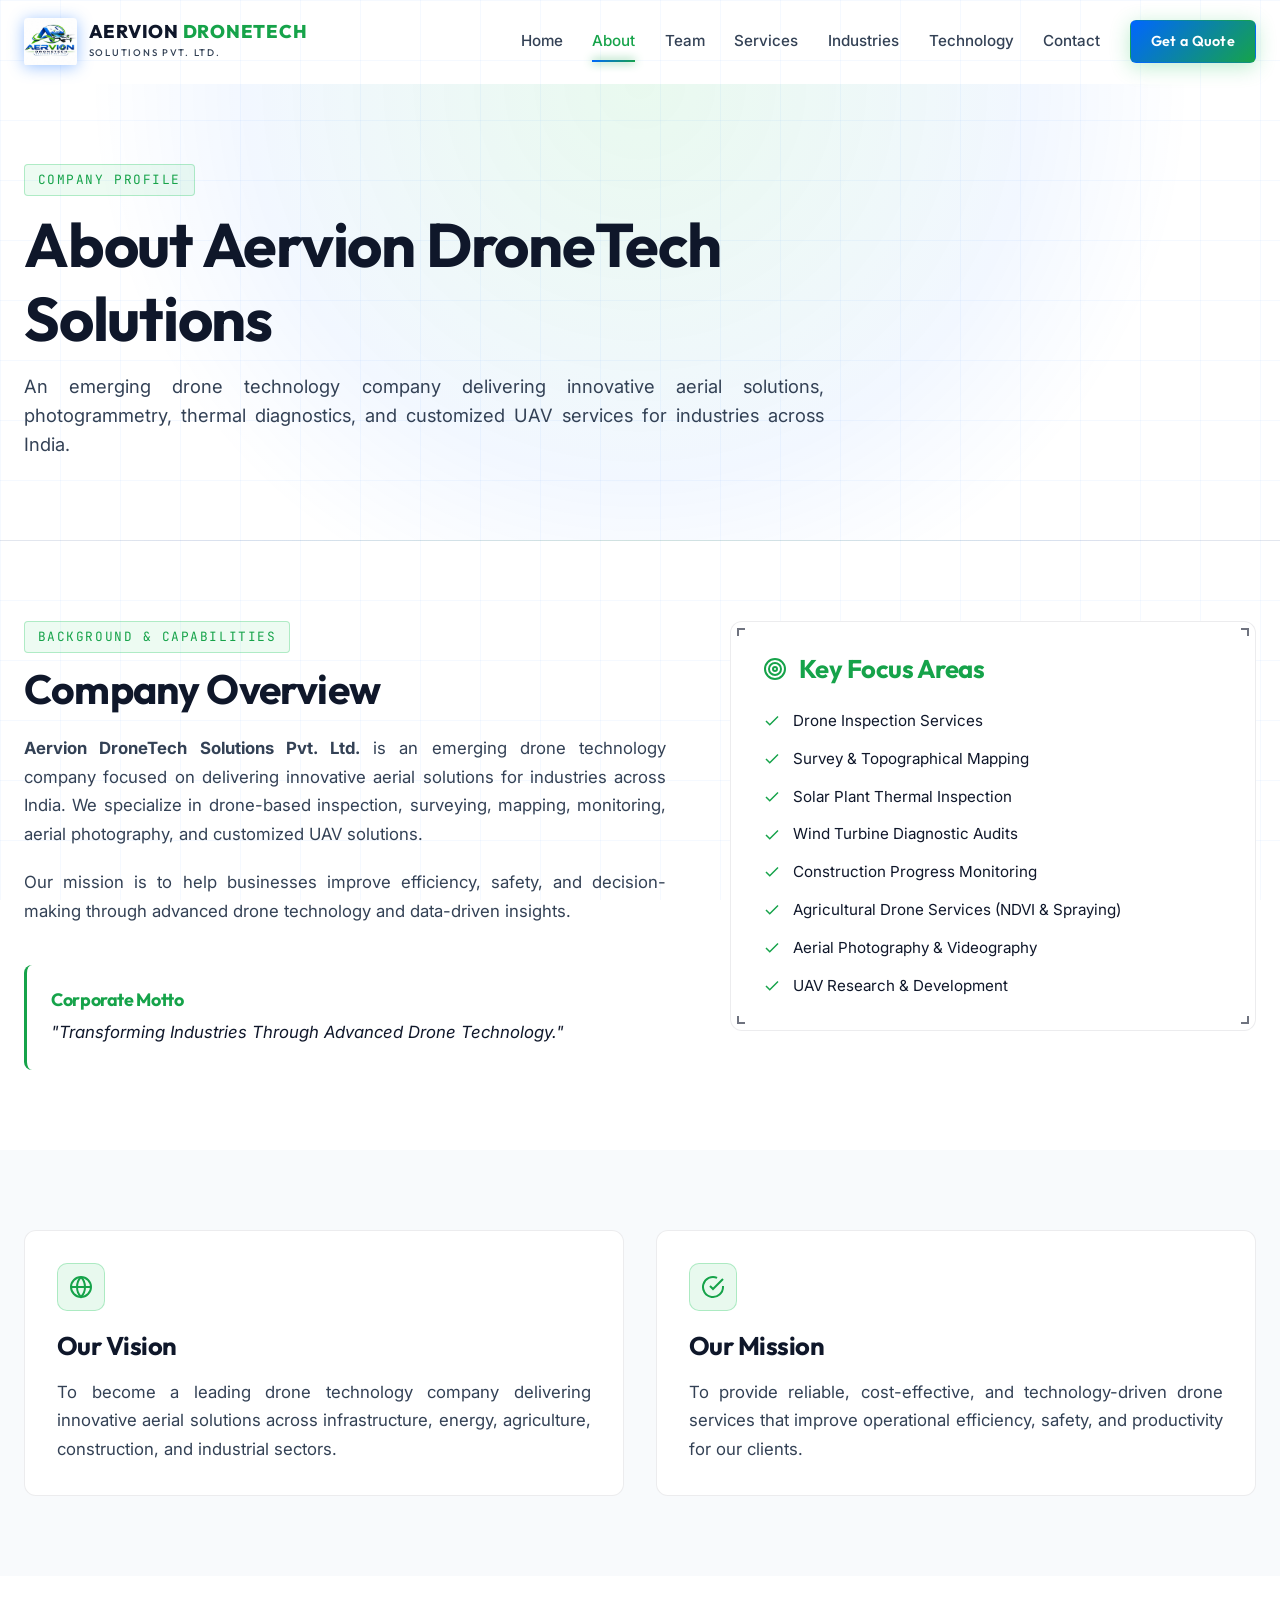
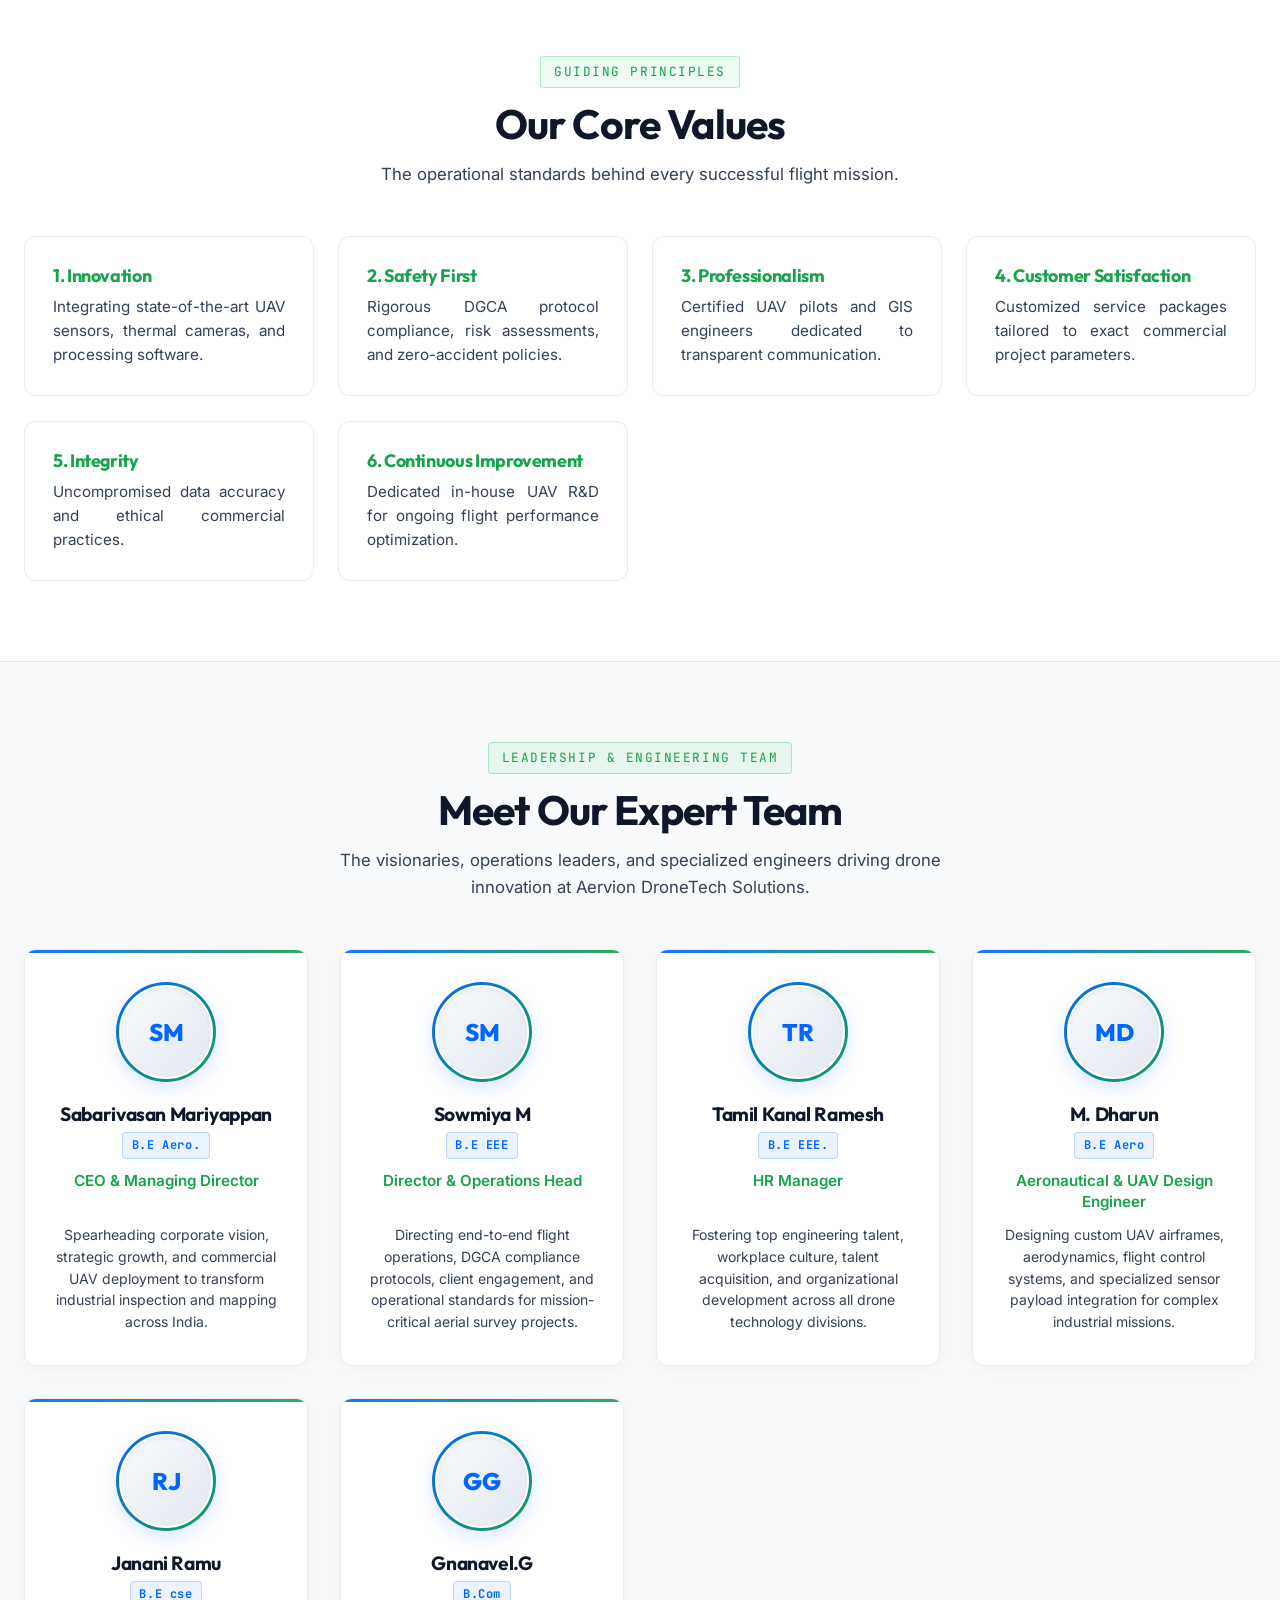
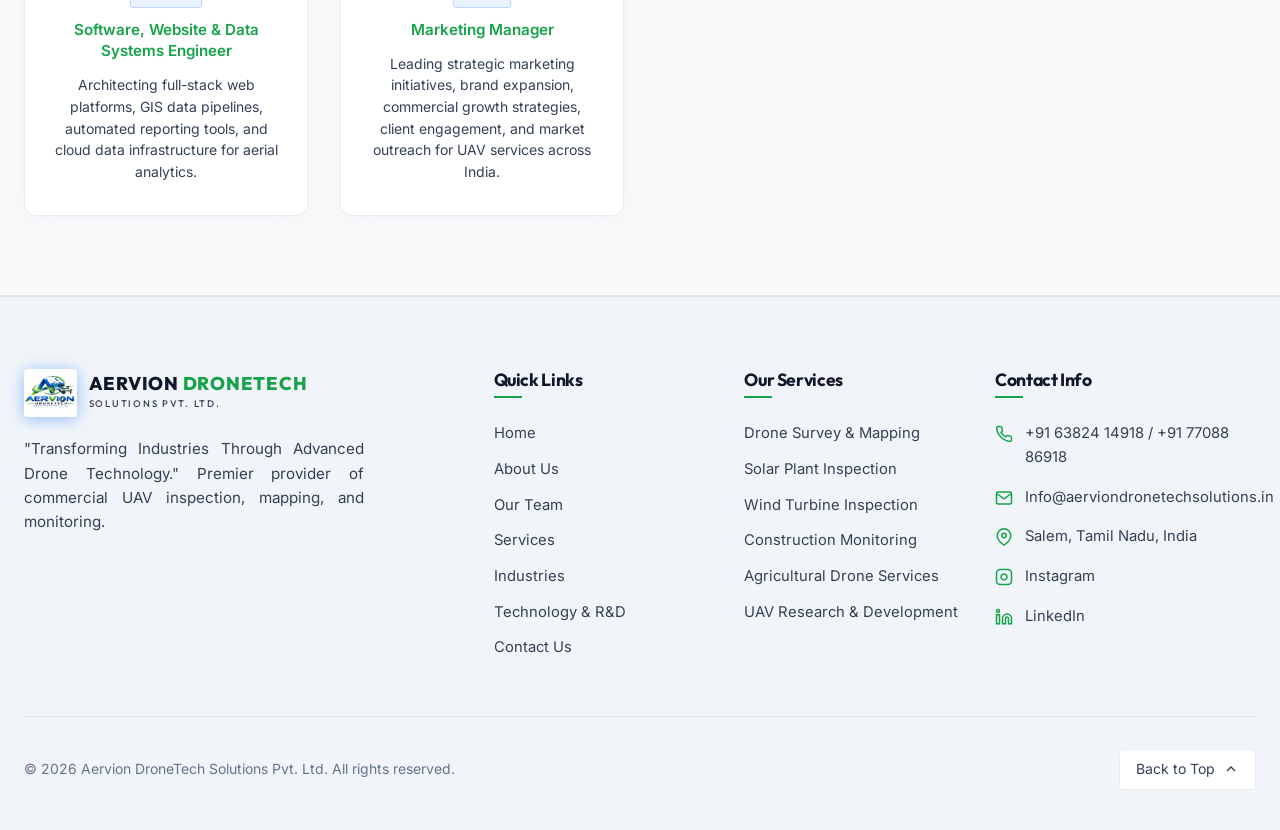
<file: about.html>
<!DOCTYPE html>
<html lang="en">

<head>
  <meta charset="UTF-8">
  <meta name="viewport" content="width=device-width, initial-scale=1.0">
  <title>About Us | Aervion DroneTech Solutions Pvt. Ltd. | Salem, India</title>
  <meta name="description"
    content="Learn about Aervion DroneTech Solutions Pvt. Ltd., an emerging drone technology company based in Salem, Tamil Nadu, India. Discover our vision, leadership team, and core values.">
  <meta name="keywords"
    content="About Aervion DroneTech, Drone Company Salem, Drone Technology India, Sabarivasan Mariyappan, UAV Inspection Company Tamil Nadu, Drone Services Startup">
  <meta name="author" content="Aervion DroneTech Solutions Pvt. Ltd.">
  <meta name="robots" content="index, follow, max-image-preview:large, max-snippet:-1, max-video-preview:-1">
  <link rel="canonical" href="https://aerviondronetechsolutions.in/about.html">

  <!-- Favicon & Brand Icons -->
  <link rel="icon" type="image/jpeg" href="images/aervion_logo.jpeg">
  <link rel="apple-touch-icon" href="images/aervion_logo.jpeg">

  <!-- Open Graph / Social Media -->
  <meta property="og:locale" content="en_IN">
  <meta property="og:type" content="website">
  <meta property="og:title" content="About Us | Aervion DroneTech Solutions Pvt. Ltd.">
  <meta property="og:description"
    content="Discover Aervion DroneTech Solutions Pvt. Ltd. - Vision, Mission, Leadership Team, and specialized commercial drone capabilities based in Salem, Tamil Nadu, India.">
  <meta property="og:url" content="https://aerviondronetechsolutions.in/about.html">
  <meta property="og:site_name" content="Aervion DroneTech Solutions Pvt. Ltd.">
  <meta property="og:image" content="https://aerviondronetechsolutions.in/images/drone_realtime_hero.jpg">
  <meta property="og:image:width" content="1272">
  <meta property="og:image:height" content="1267">
  <meta property="og:image:alt" content="Aervion DroneTech Solutions Corporate Profile">

  <!-- Twitter Card -->
  <meta name="twitter:card" content="summary_large_image">
  <meta name="twitter:title" content="About Aervion DroneTech Solutions Pvt. Ltd.">
  <meta name="twitter:description"
    content="Transforming industries through advanced drone technology and certified flight operations in India.">
  <meta name="twitter:image" content="https://aerviondronetechsolutions.in/images/drone_realtime_hero.jpg">

  <!-- Performance Preconnect -->
  <link rel="preconnect" href="https://fonts.googleapis.com">
  <link rel="preconnect" href="https://fonts.gstatic.com" crossorigin>

  <!-- Noscript Fallback for Search Crawlers -->
  <noscript>
    <style>
      .reveal, .reveal-up, .reveal-left, .reveal-right, .reveal-zoom {
        opacity: 1 !important;
        transform: none !important;
      }
    </style>
  </noscript>

  <!-- Structured Data / JSON-LD Schema -->
  <script type="application/ld+json">
  {
    "@context": "https://schema.org",
    "@graph": [
      {
        "@type": "AboutPage",
        "@id": "https://aerviondronetechsolutions.in/about.html#webpage",
        "url": "https://aerviondronetechsolutions.in/about.html",
        "name": "About Us | Aervion DroneTech Solutions Pvt. Ltd.",
        "description": "Company profile, vision, mission, core values, and executive leadership team of Aervion DroneTech Solutions Pvt. Ltd.",
        "isPartOf": {
          "@type": "WebSite",
          "@id": "https://aerviondronetechsolutions.in/#website",
          "url": "https://aerviondronetechsolutions.in/",
          "name": "Aervion DroneTech Solutions Pvt. Ltd."
        },
        "about": {
          "@type": "Organization",
          "@id": "https://aerviondronetechsolutions.in/#organization",
          "name": "Aervion DroneTech Solutions Pvt. Ltd.",
          "url": "https://aerviondronetechsolutions.in/",
          "logo": "https://aerviondronetechsolutions.in/images/aervion_logo.jpeg",
          "address": {
            "@type": "PostalAddress",
            "addressLocality": "Salem",
            "addressRegion": "Tamil Nadu",
            "addressCountry": "IN"
          }
        }
      },
      {
        "@type": "BreadcrumbList",
        "@id": "https://aerviondronetechsolutions.in/about.html#breadcrumb",
        "itemListElement": [
          {
            "@type": "ListItem",
            "position": 1,
            "name": "Home",
            "item": "https://aerviondronetechsolutions.in/"
          },
          {
            "@type": "ListItem",
            "position": 2,
            "name": "About Us",
            "item": "https://aerviondronetechsolutions.in/about.html"
          }
        ]
      }
    ]
  }
  </script>

  <!-- Favicon -->
  <link rel="icon" type="image/png" href="images/favicon.png">
  <link rel="shortcut icon" type="image/png" href="images/favicon.png">
  <link rel="apple-touch-icon" href="images/favicon.png">

  <!-- Stylesheets -->
  <link rel="stylesheet" href="css/style.css">
  <link rel="stylesheet" href="css/animations.css">
  <link rel="stylesheet" href="css/responsive.css">
</head>

<body>

  <!-- HEADER -->
  <header class="site-header">
    <div class="container header-container">
      <a href="index.html" class="brand-logo" aria-label="Aervion DroneTech Home">
        <img src="images/aervion_logo.jpeg" alt="Aervion DroneTech Solutions Official Logo" class="brand-logo-img" width="48" height="48">
        <div class="brand-text">
          <span class="brand-title">AERVION <span>DRONETECH</span></span>
          <span class="brand-sub">SOLUTIONS PVT. LTD.</span>
        </div>
      </a>

      <nav class="nav-menu">
        <a href="index.html" class="nav-link">Home</a>
        <a href="about.html" class="nav-link active">About</a>
        <a href="about.html#team" class="nav-link">Team</a>
        <a href="services.html" class="nav-link">Services</a>
        <a href="industries.html" class="nav-link">Industries</a>
        <a href="technology.html" class="nav-link">Technology</a>
        <a href="contact.html" class="nav-link">Contact</a>
        <a href="contact.html" class="btn btn-primary" style="padding: 0.55rem 1.25rem; font-size: 0.9rem;">Get a
          Quote</a>
      </nav>

      <button class="mobile-toggle" aria-label="Toggle navigation menu">
        <svg viewBox="0 0 24 24" fill="none" stroke="currentColor" stroke-width="2">
          <line x1="3" y1="12" x2="21" y2="12"></line>
          <line x1="3" y1="6" x2="21" y2="6"></line>
          <line x1="3" y1="18" x2="21" y2="18"></line>
        </svg>
      </button>
    </div>
  </header>

  <main id="main-content" style="padding-top: var(--nav-height);">

    <!-- PAGE HERO BANNER -->
    <section class="section-padding"
      style="background: radial-gradient(circle at 50% 0%, rgba(34, 197, 94, 0.1) 0%, rgba(0, 102, 255, 0.05) 50%, transparent 70%); border-bottom: 1px solid var(--border-color);">
      <div class="container">
        <div class="reveal reveal-up" style="max-width: 800px;">
          <span class="mono-tag">COMPANY PROFILE</span>
          <h1>About Aervion DroneTech Solutions</h1>
          <p style="font-size: 1.15rem; margin-top: 1rem; color: var(--text-secondary);">
            An emerging drone technology company delivering innovative aerial solutions, photogrammetry, thermal
            diagnostics, and customized UAV services for industries across India.
          </p>
        </div>
      </div>
    </section>

    <!-- COMPANY OVERVIEW & FOCUS AREAS -->
    <section class="section-padding">
      <div class="container">
        <div style="display: grid; grid-template-columns: 1.1fr 0.9fr; gap: 4rem; align-items: flex-start;"
          class="split-layout">

          <div class="reveal reveal-left">
            <span class="mono-tag">BACKGROUND &amp; CAPABILITIES</span>
            <h2>Company Overview</h2>
            <p style="margin-top: 1.25rem; font-size: 1.05rem; line-height: 1.7;">
              <strong>Aervion DroneTech Solutions Pvt. Ltd.</strong> is an emerging drone technology company focused on
              delivering innovative aerial solutions for industries across India. We specialize in drone-based
              inspection, surveying, mapping, monitoring, aerial photography, and customized UAV solutions.
            </p>
            <p style="margin-top: 1.25rem; font-size: 1.05rem; line-height: 1.7;">
              Our mission is to help businesses improve efficiency, safety, and decision-making through advanced drone
              technology and data-driven insights.
            </p>

            <div
              style="margin-top: 2.5rem; padding: 1.5rem; background: var(--bg-glass-card); border-left: 3px solid var(--accent-green); border-radius: 8px;">
              <h4 style="color: var(--accent-green); margin-bottom: 0.5rem;">Corporate Motto</h4>
              <p style="font-style: italic; color: var(--text-primary);">
                "Transforming Industries Through Advanced Drone Technology."
              </p>
            </div>
          </div>

          <!-- Key Focus Areas Box -->
          <div class="reveal reveal-right">
            <div class="glass-card">
              <div class="tech-corner tl"></div>
              <div class="tech-corner tr"></div>
              <div class="tech-corner bl"></div>
              <div class="tech-corner br"></div>

              <h3
                style="color: var(--accent-green); margin-bottom: 1.5rem; display: flex; align-items: center; gap: 0.75rem;">
                <svg width="24" height="24" viewBox="0 0 24 24" fill="none" stroke="currentColor" stroke-width="2">
                  <circle cx="12" cy="12" r="10" />
                  <circle cx="12" cy="12" r="6" />
                  <circle cx="12" cy="12" r="2" />
                </svg>
                Key Focus Areas
              </h3>

              <div style="display: flex; flex-direction: column; gap: 0.85rem;">
                <div style="display: flex; align-items: center; gap: 0.75rem; font-size: 0.95rem;">
                  <svg width="18" height="18" viewBox="0 0 24 24" fill="none" stroke="var(--accent-green)"
                    stroke-width="2">
                    <polyline points="20 6 9 17 4 12" />
                  </svg>
                  <span>Drone Inspection Services</span>
                </div>
                <div style="display: flex; align-items: center; gap: 0.75rem; font-size: 0.95rem;">
                  <svg width="18" height="18" viewBox="0 0 24 24" fill="none" stroke="var(--accent-green)"
                    stroke-width="2">
                    <polyline points="20 6 9 17 4 12" />
                  </svg>
                  <span>Survey &amp; Topographical Mapping</span>
                </div>
                <div style="display: flex; align-items: center; gap: 0.75rem; font-size: 0.95rem;">
                  <svg width="18" height="18" viewBox="0 0 24 24" fill="none" stroke="var(--accent-green)"
                    stroke-width="2">
                    <polyline points="20 6 9 17 4 12" />
                  </svg>
                  <span>Solar Plant Thermal Inspection</span>
                </div>
                <div style="display: flex; align-items: center; gap: 0.75rem; font-size: 0.95rem;">
                  <svg width="18" height="18" viewBox="0 0 24 24" fill="none" stroke="var(--accent-green)"
                    stroke-width="2">
                    <polyline points="20 6 9 17 4 12" />
                  </svg>
                  <span>Wind Turbine Diagnostic Audits</span>
                </div>
                <div style="display: flex; align-items: center; gap: 0.75rem; font-size: 0.95rem;">
                  <svg width="18" height="18" viewBox="0 0 24 24" fill="none" stroke="var(--accent-green)"
                    stroke-width="2">
                    <polyline points="20 6 9 17 4 12" />
                  </svg>
                  <span>Construction Progress Monitoring</span>
                </div>
                <div style="display: flex; align-items: center; gap: 0.75rem; font-size: 0.95rem;">
                  <svg width="18" height="18" viewBox="0 0 24 24" fill="none" stroke="var(--accent-green)"
                    stroke-width="2">
                    <polyline points="20 6 9 17 4 12" />
                  </svg>
                  <span>Agricultural Drone Services (NDVI &amp; Spraying)</span>
                </div>
                <div style="display: flex; align-items: center; gap: 0.75rem; font-size: 0.95rem;">
                  <svg width="18" height="18" viewBox="0 0 24 24" fill="none" stroke="var(--accent-green)"
                    stroke-width="2">
                    <polyline points="20 6 9 17 4 12" />
                  </svg>
                  <span>Aerial Photography &amp; Videography</span>
                </div>
                <div style="display: flex; align-items: center; gap: 0.75rem; font-size: 0.95rem;">
                  <svg width="18" height="18" viewBox="0 0 24 24" fill="none" stroke="var(--accent-green)"
                    stroke-width="2">
                    <polyline points="20 6 9 17 4 12" />
                  </svg>
                  <span>UAV Research &amp; Development</span>
                </div>
              </div>
            </div>
          </div>

        </div>
      </div>
    </section>

    <!-- VISION & MISSION -->
    <section class="section-padding" style="background: var(--bg-secondary); border-y: 1px solid var(--border-color);">
      <div class="container">
        <div style="display: grid; grid-template-columns: repeat(auto-fit, minmax(320px, 1fr)); gap: 2rem;">

          <div class="glass-card reveal reveal-up">
            <div class="card-icon">
              <svg viewBox="0 0 24 24" fill="none" stroke="currentColor" stroke-width="2">
                <circle cx="12" cy="12" r="10" />
                <path d="M12 2a14.5 14.5 0 0 0 0 20 14.5 14.5 0 0 0 0-20" />
                <path d="M2 12h20" />
              </svg>
            </div>
            <h3>Our Vision</h3>
            <p style="margin-top: 1rem; line-height: 1.7;">
              To become a leading drone technology company delivering innovative aerial solutions across infrastructure,
              energy, agriculture, construction, and industrial sectors.
            </p>
          </div>

          <div class="glass-card reveal reveal-up delay-1">
            <div class="card-icon">
              <svg viewBox="0 0 24 24" fill="none" stroke="currentColor" stroke-width="2">
                <path d="M22 11.08V12a10 10 0 1 1-5.93-9.14" />
                <polyline points="22 4 12 14.01 9 11.01" />
              </svg>
            </div>
            <h3>Our Mission</h3>
            <p style="margin-top: 1rem; line-height: 1.7;">
              To provide reliable, cost-effective, and technology-driven drone services that improve operational
              efficiency, safety, and productivity for our clients.
            </p>
          </div>

        </div>
      </div>
    </section>

    <!-- CORE VALUES -->
    <section class="section-padding">
      <div class="container">
        <div class="section-header center">
          <span class="mono-tag">GUIDING PRINCIPLES</span>
          <h2>Our Core Values</h2>
          <p>The operational standards behind every successful flight mission.</p>
        </div>

        <div style="display: grid; grid-template-columns: repeat(auto-fit, minmax(280px, 1fr)); gap: 1.5rem;">

          <div class="glass-card reveal reveal-up" style="padding: 1.75rem;">
            <h4 style="color: var(--accent-green); margin-bottom: 0.5rem;">1. Innovation</h4>
            <p style="font-size: 0.95rem;">Integrating state-of-the-art UAV sensors, thermal cameras, and processing
              software.</p>
          </div>

          <div class="glass-card reveal reveal-up delay-1" style="padding: 1.75rem;">
            <h4 style="color: var(--accent-green); margin-bottom: 0.5rem;">2. Safety First</h4>
            <p style="font-size: 0.95rem;">Rigorous DGCA protocol compliance, risk assessments, and zero-accident
              policies.</p>
          </div>

          <div class="glass-card reveal reveal-up delay-2" style="padding: 1.75rem;">
            <h4 style="color: var(--accent-green); margin-bottom: 0.5rem;">3. Professionalism</h4>
            <p style="font-size: 0.95rem;">Certified UAV pilots and GIS engineers dedicated to transparent
              communication.</p>
          </div>

          <div class="glass-card reveal reveal-up delay-3" style="padding: 1.75rem;">
            <h4 style="color: var(--accent-green); margin-bottom: 0.5rem;">4. Customer Satisfaction</h4>
            <p style="font-size: 0.95rem;">Customized service packages tailored to exact commercial project parameters.
            </p>
          </div>

          <div class="glass-card reveal reveal-up delay-4" style="padding: 1.75rem;">
            <h4 style="color: var(--accent-green); margin-bottom: 0.5rem;">5. Integrity</h4>
            <p style="font-size: 0.95rem;">Uncompromised data accuracy and ethical commercial practices.</p>
          </div>

          <div class="glass-card reveal reveal-up delay-5" style="padding: 1.75rem;">
            <h4 style="color: var(--accent-green); margin-bottom: 0.5rem;">6. Continuous Improvement</h4>
            <p style="font-size: 0.95rem;">Dedicated in-house UAV R&amp;D for ongoing flight performance optimization.
            </p>
          </div>

        </div>
      </div>
    </section>

    <!-- OUR TEAM & LEADERSHIP -->
    <section id="team" class="section-padding"
      style="background: var(--bg-secondary); border-top: 1px solid var(--border-color); border-bottom: 1px solid var(--border-color);">
      <div class="container">
        <div class="section-header center">
          <span class="mono-tag">LEADERSHIP &amp; ENGINEERING TEAM</span>
          <h2>Meet Our Expert Team</h2>
          <p>The visionaries, operations leaders, and specialized engineers driving drone innovation at Aervion
            DroneTech Solutions.</p>
        </div>

        <div class="team-grid">

          <!-- 1. Sabarivasan Mariyappan -->
          <div class="team-card reveal reveal-up">
            <div class="team-avatar-wrapper">
              <div class="team-avatar-badge">SM</div>

            </div>
            <h3 class="team-name">Sabarivasan Mariyappan</h3>
            <span class="team-degree">B.E Aero.</span>
            <div class="team-role">CEO &amp; Managing Director</div>
            <p class="team-desc">Spearheading corporate vision, strategic growth, and commercial UAV deployment to
              transform industrial inspection and mapping across India.</p>
          </div>

          <!-- 2. Sowmiya M -->
          <div class="team-card reveal reveal-up delay-1">
            <div class="team-avatar-wrapper">
              <div class="team-avatar-badge">SM</div>
            </div>
            <h3 class="team-name">Sowmiya M</h3>
            <span class="team-degree">B.E EEE</span>
            <div class="team-role">Director &amp; Operations Head</div>
            <p class="team-desc">Directing end-to-end flight operations, DGCA compliance protocols, client engagement,
              and operational standards for mission-critical aerial survey projects.</p>
          </div>

          <!-- 3. Tamil Kanal Ramesh -->
          <div class="team-card reveal reveal-up delay-2">
            <div class="team-avatar-wrapper">
              <div class="team-avatar-badge">TR</div>
            </div>
            <h3 class="team-name">Tamil Kanal Ramesh</h3>
            <span class="team-degree">B.E EEE.</span>
            <div class="team-role">HR Manager</div>
            <p class="team-desc">Fostering top engineering talent, workplace culture, talent acquisition, and
              organizational development across all drone technology divisions.</p>
          </div>

          <!-- 4. M. Dharun -->
          <div class="team-card reveal reveal-up delay-3">
            <div class="team-avatar-wrapper">
              <div class="team-avatar-badge">MD</div>
            </div>
            <h3 class="team-name">M. Dharun</h3>
            <span class="team-degree">B.E Aero</span>
            <div class="team-role">Aeronautical &amp; UAV Design Engineer</div>
            <p class="team-desc">Designing custom UAV airframes, aerodynamics, flight control systems, and specialized
              sensor payload integration for complex industrial missions.</p>
          </div>

          <!-- 5. R. Janani -->
          <div class="team-card reveal reveal-up delay-4">
            <div class="team-avatar-wrapper">
              <div class="team-avatar-badge">RJ</div>
            </div>
            <h3 class="team-name">Janani Ramu</h3>
            <span class="team-degree">B.E cse</span>
            <div class="team-role">Software, Website &amp; Data Systems Engineer</div>
            <p class="team-desc">Architecting full-stack web platforms, GIS data pipelines, automated reporting tools,
              and cloud data infrastructure for aerial analytics.</p>
          </div>

          <!-- 6. Gnanavel.G -->
          <div class="team-card reveal reveal-up delay-5">
            <div class="team-avatar-wrapper">
              <div class="team-avatar-badge">GG</div>
            </div>
            <h3 class="team-name">Gnanavel.G</h3>
            <span class="team-degree">B.Com</span>
            <div class="team-role">Marketing Manager</div>
            <p class="team-desc">Leading strategic marketing initiatives, brand expansion, commercial growth strategies,
              client engagement, and market outreach for UAV services across India.</p>
          </div>

        </div>
      </div>
    </section>

  </main>

  <!-- FOOTER -->
  <footer class="site-footer">
    <div class="container">
      <div class="footer-grid">
        <div class="footer-brand">
          <a href="index.html" class="brand-logo">
            <img src="images/aervion_logo.jpeg" alt="Aervion DroneTech Solutions Official Corporate Logo" class="brand-logo-img" width="48" height="48" loading="lazy" decoding="async">
            <div class="brand-text">
              <span class="brand-title">AERVION <span>DRONETECH</span></span>
              <span class="brand-sub">SOLUTIONS PVT. LTD.</span>
            </div>
          </a>
          <p>"Transforming Industries Through Advanced Drone Technology." Premier provider of commercial UAV inspection,
            mapping, and monitoring.</p>
        </div>

        <div class="footer-column">
          <h4>Quick Links</h4>
          <div class="footer-links">
            <a href="index.html">Home</a>
            <a href="about.html">About Us</a>
            <a href="about.html#team">Our Team</a>
            <a href="services.html">Services</a>
            <a href="industries.html">Industries</a>
            <a href="technology.html">Technology &amp; R&amp;D</a>
            <a href="contact.html">Contact Us</a>
          </div>
        </div>

        <div class="footer-column">
          <h4>Our Services</h4>
          <div class="footer-links">
            <a href="services.html#survey-mapping">Drone Survey &amp; Mapping</a>
            <a href="services.html#solar-inspection">Solar Plant Inspection</a>
            <a href="services.html#wind-turbine">Wind Turbine Inspection</a>
            <a href="services.html#construction-monitoring">Construction Monitoring</a>
            <a href="services.html#agriculture">Agricultural Drone Services</a>
            <a href="services.html#uav-rd">UAV Research &amp; Development</a>
          </div>
        </div>

        <div class="footer-column">
          <h4>Contact Info</h4>
          <div class="footer-contact-info">
            <div class="item">
              <svg viewBox="0 0 24 24" fill="none" stroke="currentColor" stroke-width="2">
                <path
                  d="M22 16.92v3a2 2 0 0 1-2.18 2 19.79 19.79 0 0 1-8.63-3.07 19.5 19.5 0 0 1-6-6 19.79 19.79 0 0 1-3.07-8.67A2 2 0 0 1 4.11 2h3a2 2 0 0 1 2 1.72 12.84 12.84 0 0 0 .7 2.81 2 2 0 0 1-.45 2.11L8.09 9.91a16 16 0 0 0 6 6l1.27-1.27a2 2 0 0 1 2.11-.45 12.84 12.84 0 0 0 2.81.7A2 2 0 0 1 22 16.92z" />
              </svg>
              <div>+91 63824 14918 / +91 77088 86918</div>
            </div>
            <div class="item">
              <svg viewBox="0 0 24 24" fill="none" stroke="currentColor" stroke-width="2">
                <path d="M4 4h16c1.1 0 2 .9 2 2v12c0 1.1-.9 2-2 2H4c-1.1 0-2-.9-2-2V6c0-1.1.9-2 2-2z" />
                <polyline points="22,6 12,13 2,6" />
              </svg>
              <div>Info@aerviondronetechsolutions.in</div>
            </div>
            <div class="item">
              <svg viewBox="0 0 24 24" fill="none" stroke="currentColor" stroke-width="2">
                <path d="M21 10c0 7-9 13-9 13s-9-6-9-13a9 9 0 0 1 18 0z" />
                <circle cx="12" cy="10" r="3" />
              </svg>
              <div>Salem, Tamil Nadu, India</div>
            </div>
            <div class="item">
              <svg viewBox="0 0 24 24" fill="none" stroke="currentColor" stroke-width="2">
                <rect x="2" y="2" width="20" height="20" rx="5" ry="5" />
                <path d="M16 11.37A4 4 0 1 1 12.63 8 4 4 0 0 1 16 11.37z" />
                <line x1="17.5" y1="6.5" x2="17.51" y2="6.5" />
              </svg>
              <a href="https://www.instagram.com/aervion_dronetech_solutions/" target="_blank" rel="noopener noreferrer">Instagram</a>
            </div>
            <div class="item">
              <svg viewBox="0 0 24 24" fill="none" stroke="currentColor" stroke-width="2">
                <path d="M16 8a6 6 0 0 1 6 6v7h-4v-7a2 2 0 0 0-2-2 2 2 0 0 0-2 2v7h-4v-7a6 6 0 0 1 6-6z" />
                <rect x="2" y="9" width="4" height="12" />
                <circle cx="4" cy="4" r="2" />
              </svg>
              <a href="https://www.linkedin.com/company/aervion-dronetech-solutions-pvt-ltd/" target="_blank" rel="noopener noreferrer">LinkedIn</a>
            </div>
          </div>
        </div>
      </div>

      <div class="footer-bottom">
        <div>&copy; 2026 Aervion DroneTech Solutions Pvt. Ltd. All rights reserved.</div>
        <div class="back-to-top">
          <span>Back to Top</span>
          <svg viewBox="0 0 24 24" fill="none" stroke="currentColor" stroke-width="2">
            <polyline points="18 15 12 9 6 15" />
          </svg>
        </div>
      </div>
    </div>
  </footer>

  <script src="js/main.js"></script>
  <script src="js/animations.js"></script>
</body>

</html>
</file>
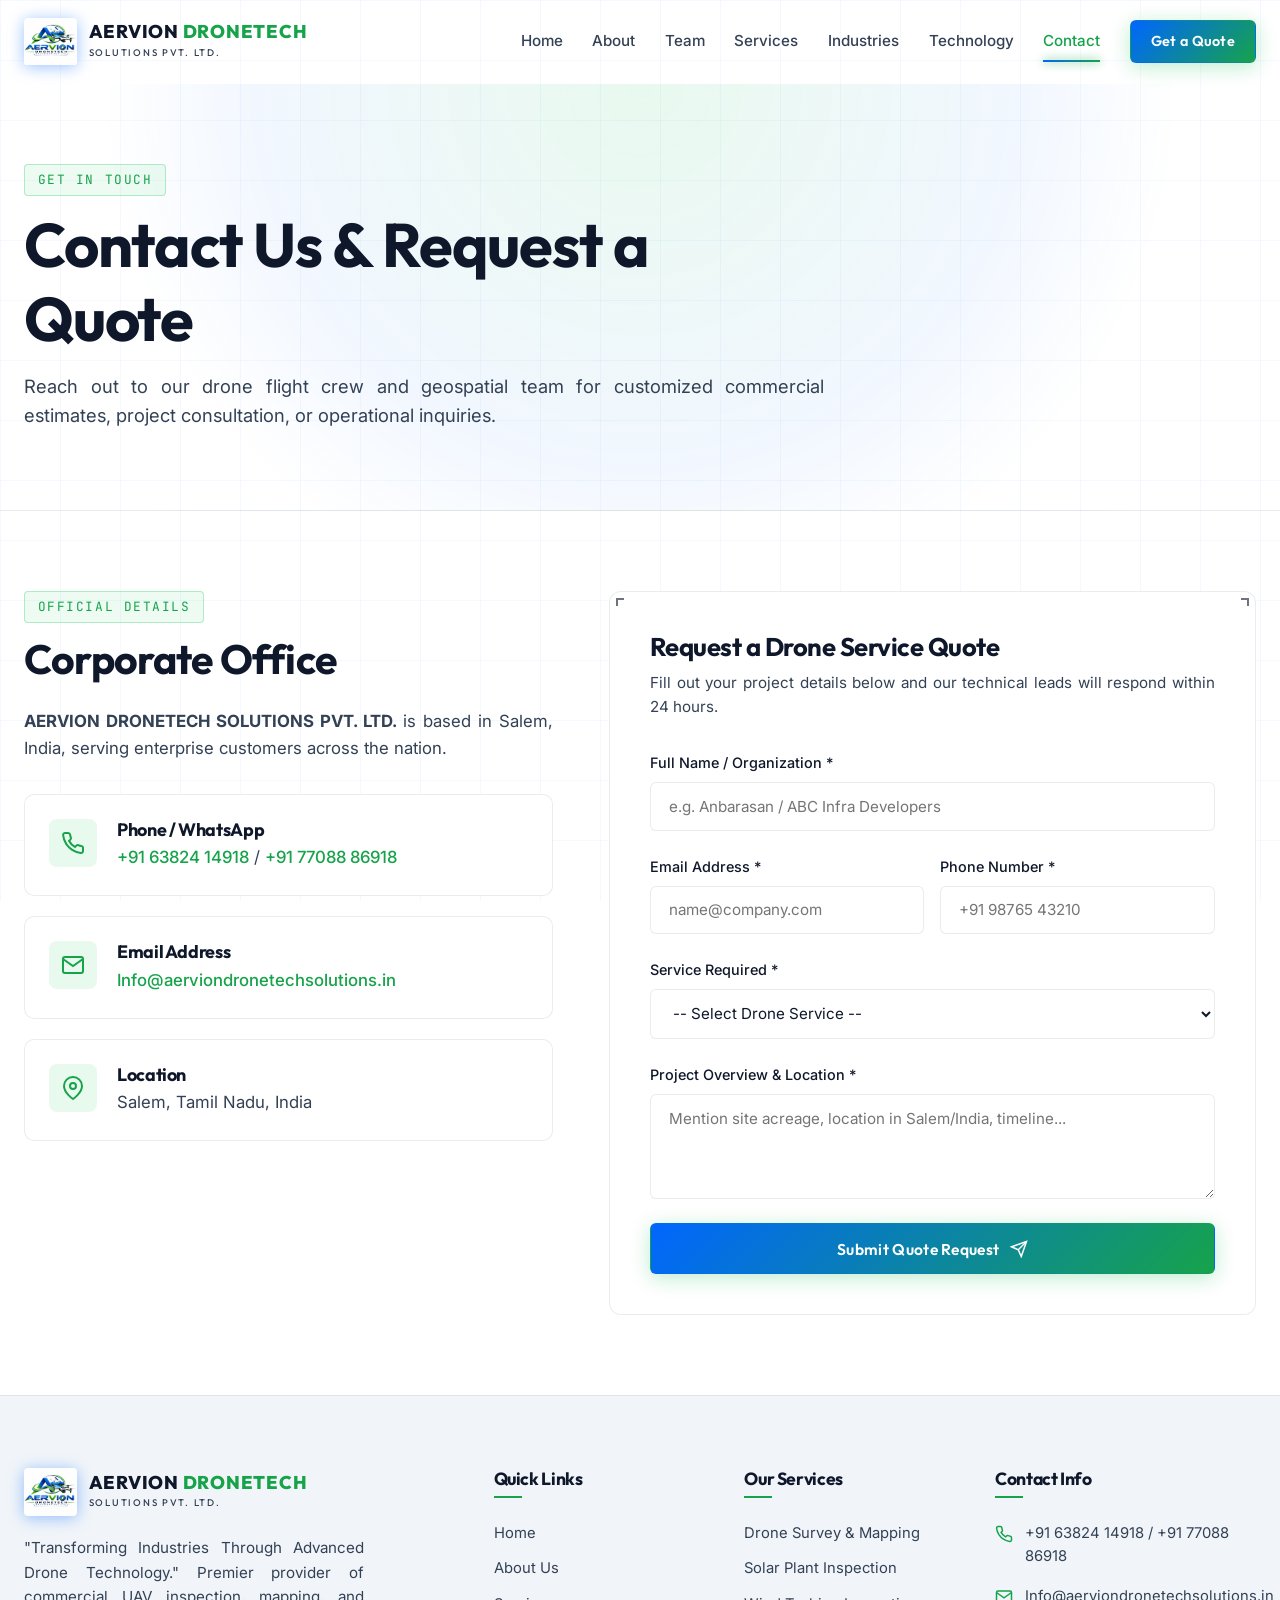
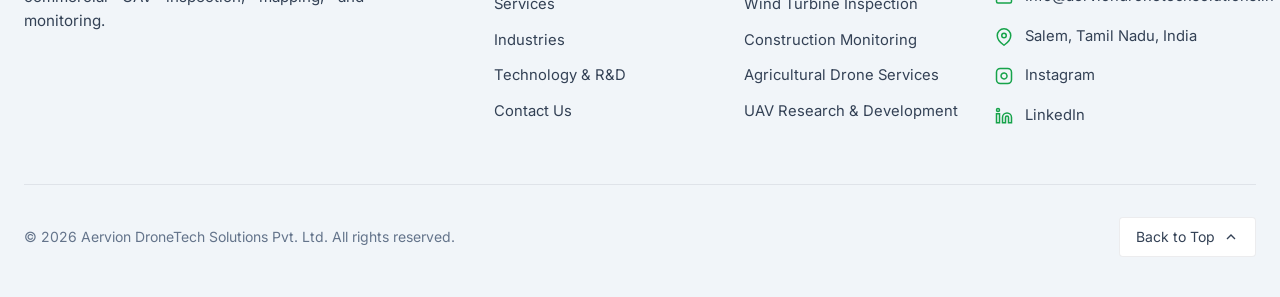
<file: contact.html>
<!DOCTYPE html>
<html lang="en">

<head>
  <meta charset="UTF-8">
  <meta name="viewport" content="width=device-width, initial-scale=1.0">
  <title>Contact Us &amp; Request a Drone Quote | Aervion DroneTech Solutions Pvt. Ltd.</title>
  <meta name="description"
    content="Contact Aervion DroneTech Solutions Pvt. Ltd. in Salem, Tamil Nadu, India. Request commercial quotes for drone survey, solar inspection, wind turbine diagnostic, and agricultural UAV services.">
  <meta name="keywords"
    content="Contact Aervion DroneTech, Drone Service Quote Salem, Drone Company Contact Tamil Nadu, Drone Inspection Inquiry India, Hire Drone Surveyors">
  <meta name="author" content="Aervion DroneTech Solutions Pvt. Ltd.">
  <meta name="robots" content="index, follow, max-image-preview:large, max-snippet:-1, max-video-preview:-1">
  <link rel="canonical" href="https://aerviondronetechsolutions.in/contact.html">

  <!-- Favicon & Brand Icons -->
  <link rel="icon" type="image/jpeg" href="images/aervion_logo.jpeg">
  <link rel="apple-touch-icon" href="images/aervion_logo.jpeg">

  <!-- Open Graph / Social Media -->
  <meta property="og:locale" content="en_IN">
  <meta property="og:type" content="website">
  <meta property="og:title" content="Contact Us &amp; Request a Quote | Aervion DroneTech Solutions Pvt. Ltd.">
  <meta property="og:description"
    content="Get in touch with Aervion DroneTech Solutions in Salem, Tamil Nadu, India for high-precision drone surveys, thermal solar inspections, and agricultural UAV services.">
  <meta property="og:url" content="https://aerviondronetechsolutions.in/contact.html">
  <meta property="og:site_name" content="Aervion DroneTech Solutions Pvt. Ltd.">
  <meta property="og:image" content="https://aerviondronetechsolutions.in/images/drone_realtime_hero.jpg">
  <meta property="og:image:width" content="1272">
  <meta property="og:image:height" content="1267">
  <meta property="og:image:alt" content="Contact Aervion DroneTech Solutions">

  <!-- Twitter Card -->
  <meta name="twitter:card" content="summary_large_image">
  <meta name="twitter:title" content="Contact Aervion DroneTech Solutions Pvt. Ltd.">
  <meta name="twitter:description"
    content="Request commercial quotes and consultation for drone survey, thermal solar inspection, and precision agriculture.">
  <meta name="twitter:image" content="https://aerviondronetechsolutions.in/images/drone_realtime_hero.jpg">

  <!-- Performance Preconnect -->
  <link rel="preconnect" href="https://fonts.googleapis.com">
  <link rel="preconnect" href="https://fonts.gstatic.com" crossorigin>

  <!-- Noscript Fallback for Search Crawlers -->
  <noscript>
    <style>
      .reveal, .reveal-up, .reveal-left, .reveal-right, .reveal-zoom {
        opacity: 1 !important;
        transform: none !important;
      }
    </style>
  </noscript>

  <!-- Structured Data / JSON-LD Schema -->
  <script type="application/ld+json">
  {
    "@context": "https://schema.org",
    "@graph": [
      {
        "@type": "ContactPage",
        "@id": "https://aerviondronetechsolutions.in/contact.html#webpage",
        "url": "https://aerviondronetechsolutions.in/contact.html",
        "name": "Contact Us & Request a Drone Quote | Aervion DroneTech Solutions Pvt. Ltd.",
        "description": "Contact information and quote request form for Aervion DroneTech Solutions Pvt. Ltd.",
        "isPartOf": {
          "@type": "WebSite",
          "@id": "https://aerviondronetechsolutions.in/#website",
          "url": "https://aerviondronetechsolutions.in/",
          "name": "Aervion DroneTech Solutions Pvt. Ltd."
        }
      },
      {
        "@type": "BreadcrumbList",
        "@id": "https://aerviondronetechsolutions.in/contact.html#breadcrumb",
        "itemListElement": [
          {
            "@type": "ListItem",
            "position": 1,
            "name": "Home",
            "item": "https://aerviondronetechsolutions.in/"
          },
          {
            "@type": "ListItem",
            "position": 2,
            "name": "Contact Us",
            "item": "https://aerviondronetechsolutions.in/contact.html"
          }
        ]
      },
      {
        "@type": "ProfessionalService",
        "@id": "https://aerviondronetechsolutions.in/#localbusiness",
        "name": "Aervion DroneTech Solutions Pvt. Ltd.",
        "url": "https://aerviondronetechsolutions.in/",
        "logo": "https://aerviondronetechsolutions.in/images/aervion_logo.jpeg",
        "image": "https://aerviondronetechsolutions.in/images/drone_realtime_hero.jpg",
        "telephone": "+91-6382414918",
        "email": "Info@aerviondronetechsolutions.in",
        "address": {
          "@type": "PostalAddress",
          "streetAddress": "Salem",
          "addressLocality": "Salem",
          "addressRegion": "Tamil Nadu",
          "addressCountry": "IN"
        },
        "geo": {
          "@type": "GeoCoordinates",
          "latitude": 11.6643,
          "longitude": 78.1460
        },
        "contactPoint": [
          {
            "@type": "ContactPoint",
            "telephone": "+91-6382414918",
            "contactType": "sales",
            "areaServed": "IN",
            "availableLanguage": ["en", "ta"]
          },
          {
            "@type": "ContactPoint",
            "telephone": "+91-7708886918",
            "contactType": "customer support",
            "areaServed": "IN",
            "availableLanguage": ["en", "ta"]
          }
        ]
      }
    ]
  }
  </script>

  <!-- Favicon -->
  <link rel="icon" type="image/png" href="images/favicon.png">
  <link rel="shortcut icon" type="image/png" href="images/favicon.png">
  <link rel="apple-touch-icon" href="images/favicon.png">

  <!-- Stylesheets -->
  <link rel="stylesheet" href="css/style.css">
  <link rel="stylesheet" href="css/animations.css">
  <link rel="stylesheet" href="css/responsive.css">
  <style>
    .contact-grid {
      display: grid;
      grid-template-columns: 0.9fr 1.1fr;
      gap: 3.5rem;
      align-items: flex-start;
    }

    .form-group {
      display: flex;
      flex-direction: column;
      gap: 0.5rem;
      margin-bottom: 1.5rem;
      position: relative;
    }

    .form-group label {
      font-size: 0.9rem;
      font-weight: 500;
      color: var(--text-primary);
    }

    .form-group input,
    .form-group select,
    .form-group textarea {
      width: 100%;
      padding: 0.85rem 1.1rem;
      background: var(--bg-input);
      border: 1px solid var(--border-color);
      border-radius: 6px;
      color: var(--text-primary);
      font-size: 0.95rem;
      transition: all var(--transition-fast);
    }

    .form-group input:focus,
    .form-group select:focus,
    .form-group textarea:focus {
      outline: none;
      border-color: var(--accent-green);
      box-shadow: 0 0 12px rgba(34, 197, 94, 0.25);
      background: rgba(242, 242, 243, 0.95);
    }

    .form-group.error input,
    .form-group.error select,
    .form-group.error textarea {
      border-color: #ef4444;
    }

    .error-msg {
      font-size: 0.8rem;
      color: #ef4444;
      display: none;
    }

    .form-group.error .error-msg {
      display: block;
    }

    .contact-info-card {
      display: flex;
      align-items: flex-start;
      gap: 1.25rem;
      padding: 1.5rem;
      background: var(--bg-glass-card);
      border: 1px solid var(--border-color);
      border-radius: 10px;
      margin-bottom: 1.25rem;
      transition: all var(--transition-fast);
    }

    .contact-info-card:hover {
      border-color: var(--accent-green);
      transform: translateX(4px);
    }

    .contact-icon {
      width: 48px;
      height: 48px;
      border-radius: 8px;
      background: rgba(34, 197, 94, 0.1);
      border: 1px solid rgba(241, 245, 242, 0.3);
      display: flex;
      align-items: center;
      justify-content: center;
      color: var(--accent-green);
      flex-shrink: 0;
    }
  </style>
</head>

<body>

  <!-- HEADER -->
  <header class="site-header">
    <div class="container header-container">
      <a href="index.html" class="brand-logo" aria-label="Aervion DroneTech Home">
        <img src="images/aervion_logo.jpeg" alt="Aervion DroneTech Solutions Official Logo" class="brand-logo-img" width="48" height="48">
        <div class="brand-text">
          <span class="brand-title">AERVION <span>DRONETECH</span></span>
          <span class="brand-sub">SOLUTIONS PVT. LTD.</span>
        </div>
      </a>

      <nav class="nav-menu">
        <a href="index.html" class="nav-link">Home</a>
        <a href="about.html" class="nav-link">About</a>
        <a href="about.html#team" class="nav-link">Team</a>
        <a href="services.html" class="nav-link">Services</a>
        <a href="industries.html" class="nav-link">Industries</a>
        <a href="technology.html" class="nav-link">Technology</a>
        <a href="contact.html" class="nav-link active">Contact</a>
        <a href="contact.html" class="btn btn-primary" style="padding: 0.55rem 1.25rem; font-size: 0.9rem;">Get a
          Quote</a>
      </nav>

      <button class="mobile-toggle" aria-label="Toggle navigation menu">
        <svg viewBox="0 0 24 24" fill="none" stroke="currentColor" stroke-width="2">
          <line x1="3" y1="12" x2="21" y2="12"></line>
          <line x1="3" y1="6" x2="21" y2="6"></line>
          <line x1="3" y1="18" x2="21" y2="18"></line>
        </svg>
      </button>
    </div>
  </header>

  <main id="main-content" style="padding-top: var(--nav-height);">

    <!-- PAGE HERO BANNER -->
    <section class="section-padding"
      style="background: radial-gradient(circle at 50% 0%, rgba(34, 197, 94, 0.1) 0%, rgba(0, 102, 255, 0.05) 50%, transparent 70%); border-bottom: 1px solid var(--border-color);">
      <div class="container">
        <div class="reveal reveal-up" style="max-width: 800px;">
          <span class="mono-tag">GET IN TOUCH</span>
          <h1>Contact Us &amp; Request a Quote</h1>
          <p style="font-size: 1.15rem; margin-top: 1rem; color: var(--text-secondary);">
            Reach out to our drone flight crew and geospatial team for customized commercial estimates, project
            consultation, or operational inquiries.
          </p>
        </div>
      </div>
    </section>

    <!-- CONTACT & FORM SECTION -->
    <section class="section-padding">
      <div class="container">
        <div class="contact-grid split-layout">

          <!-- Column 1: Official Corporate Contact Information -->
          <div class="reveal reveal-left">
            <span class="mono-tag">OFFICIAL DETAILS</span>
            <h2 style="margin-bottom: 1.5rem;">Corporate Office</h2>
            <p style="margin-bottom: 2rem; color: var(--text-secondary);">
              <strong>AERVION DRONETECH SOLUTIONS PVT. LTD.</strong> is based in Salem, India, serving enterprise
              customers across the nation.
            </p>

            <div class="contact-info-card">
              <div class="contact-icon">
                <svg width="24" height="24" viewBox="0 0 24 24" fill="none" stroke="currentColor" stroke-width="2">
                  <path
                    d="M22 16.92v3a2 2 0 0 1-2.18 2 19.79 19.79 0 0 1-8.63-3.07 19.5 19.5 0 0 1-6-6 19.79 19.79 0 0 1-3.07-8.67A2 2 0 0 1 4.11 2h3a2 2 0 0 1 2 1.72 12.84 12.84 0 0 0 .7 2.81 2 2 0 0 1-.45 2.11L8.09 9.91a16 16 0 0 0 6 6l1.27-1.27a2 2 0 0 1 2.11-.45 12.84 12.84 0 0 0 2.81.7A2 2 0 0 1 22 16.92z" />
                </svg>
              </div>
              <div>
                <h4 style="color: var(--text-primary);">Phone / WhatsApp</h4>
                <p style="color: var(--text-secondary); margin-top: 0.25rem;">
                  <a href="tel:+916382414918" style="color: var(--accent-green); font-weight: 500;">+91 63824 14918</a>
                  /
                  <a href="tel:+917708886918" style="color: var(--accent-green); font-weight: 500;">+91 77088 86918</a>
                </p>
              </div>
            </div>

            <div class="contact-info-card">
              <div class="contact-icon">
                <svg width="24" height="24" viewBox="0 0 24 24" fill="none" stroke="currentColor" stroke-width="2">
                  <path d="M4 4h16c1.1 0 2 .9 2 2v12c0 1.1-.9 2-2 2H4c-1.1 0-2-.9-2-2V6c0-1.1.9-2 2-2z" />
                  <polyline points="22,6 12,13 2,6" />
                </svg>
              </div>
              <div>
                <h4 style="color: var(--text-primary);">Email Address</h4>
                <p style="color: var(--text-secondary); margin-top: 0.25rem;">
                  <a href="mailto:Info@aerviondronetechsolutions.in"
                    style="color: var(--accent-green); font-weight: 500;">Info@aerviondronetechsolutions.in</a>
                </p>
              </div>
            </div>

            <div class="contact-info-card">
              <div class="contact-icon">
                <svg width="24" height="24" viewBox="0 0 24 24" fill="none" stroke="currentColor" stroke-width="2">
                  <path d="M21 10c0 7-9 13-9 13s-9-6-9-13a9 9 0 0 1 18 0z" />
                  <circle cx="12" cy="10" r="3" />
                </svg>
              </div>
              <div>
                <h4 style="color: var(--text-primary);">Location</h4>
                <p style="color: var(--text-secondary); margin-top: 0.25rem;">Salem, Tamil Nadu, India</p>
              </div>
            </div>
          </div>

          <!-- Column 2: Quote Request Form -->
          <div class="reveal reveal-right">
            <div class="glass-card" style="padding: 2.5rem;">
              <div class="tech-corner tl"></div>
              <div class="tech-corner tr"></div>

              <h3 style="margin-bottom: 0.5rem;">Request a Drone Service Quote</h3>
              <p style="font-size: 0.95rem; margin-bottom: 2rem; color: var(--text-secondary);">Fill out your project
                details below and our technical leads will respond within 24 hours.</p>

              <form id="contactForm" novalidate>
                <!-- Honeypot: hidden from people, bots fill it in and the submission is ignored -->
                <input type="text" name="website" tabindex="-1" autocomplete="off" aria-hidden="true"
                  style="position:absolute; left:-9999px; width:1px; height:1px; opacity:0;">

                <div class="form-group" id="group-name">
                  <label for="fullName">Full Name / Organization *</label>
                  <input type="text" id="fullName" name="fullName" placeholder="e.g. Anbarasan / ABC Infra Developers"
                    required>
                  <span class="error-msg">Please enter your full name or company.</span>
                </div>

                <div style="display: grid; grid-template-columns: 1fr 1fr; gap: 1rem;">
                  <div class="form-group" id="group-email">
                    <label for="email">Email Address *</label>
                    <input type="email" id="email" name="email" placeholder="name@company.com" required>
                    <span class="error-msg">Valid email is required.</span>
                  </div>

                  <div class="form-group" id="group-phone">
                    <label for="phone">Phone Number *</label>
                    <input type="tel" id="phone" name="phone" placeholder="+91 98765 43210" required>
                    <span class="error-msg">Valid phone number required.</span>
                  </div>
                </div>

                <div class="form-group" id="group-service">
                  <label for="serviceType">Service Required *</label>
                  <select id="serviceType" name="serviceType" required>
                    <option value="" disabled selected>-- Select Drone Service --</option>
                    <option value="Survey & Mapping">Drone Survey &amp; Topographical Mapping</option>
                    <option value="Solar Inspection">Solar Plant Thermal Inspection</option>
                    <option value="Wind Turbine Inspection">Wind Turbine Blade Inspection</option>
                    <option value="Construction Monitoring">Construction Progress Monitoring</option>
                    <option value="Agriculture Services">Agricultural Drone Services (NDVI &amp; Spraying)</option>
                    <option value="UAV R&D">Custom UAV Research &amp; Development</option>
                    <option value="General Inquiry">General Commercial Inquiry</option>
                  </select>
                  <span class="error-msg">Please select a service category.</span>
                </div>

                <div class="form-group" id="group-message">
                  <label for="message">Project Overview &amp; Location *</label>
                  <textarea id="message" name="message" rows="4"
                    placeholder="Mention site acreage, location in Salem/India, timeline..." required></textarea>
                  <span class="error-msg">Please provide project details.</span>
                </div>

                <button type="submit" class="btn btn-primary" style="width: 100%; padding: 0.9rem;">
                  <span>Submit Quote Request</span>
                  <svg width="18" height="18" viewBox="0 0 24 24" fill="none" stroke="currentColor" stroke-width="2">
                    <line x1="22" y1="2" x2="11" y2="13" />
                    <polygon points="22 2 15 22 11 13 2 9 22 2" />
                  </svg>
                </button>
              </form>
            </div>
          </div>

        </div>
      </div>
    </section>

  </main>

  <!-- FOOTER -->
  <footer class="site-footer">
    <div class="container">
      <div class="footer-grid">
        <div class="footer-brand">
          <a href="index.html" class="brand-logo">
            <img src="images/aervion_logo.jpeg" alt="Aervion DroneTech Solutions Official Corporate Logo" class="brand-logo-img" width="48" height="48" loading="lazy" decoding="async">
            <div class="brand-text">
              <span class="brand-title">AERVION <span>DRONETECH</span></span>
              <span class="brand-sub">SOLUTIONS PVT. LTD.</span>
            </div>
          </a>
          <p>"Transforming Industries Through Advanced Drone Technology." Premier provider of commercial UAV inspection,
            mapping, and monitoring.</p>
        </div>

        <div class="footer-column">
          <h4>Quick Links</h4>
          <div class="footer-links">
            <a href="index.html">Home</a>
            <a href="about.html">About Us</a>
            <a href="services.html">Services</a>
            <a href="industries.html">Industries</a>
            <a href="technology.html">Technology &amp; R&amp;D</a>
            <a href="contact.html">Contact Us</a>
          </div>
        </div>

        <div class="footer-column">
          <h4>Our Services</h4>
          <div class="footer-links">
            <a href="services.html#survey-mapping">Drone Survey &amp; Mapping</a>
            <a href="services.html#solar-inspection">Solar Plant Inspection</a>
            <a href="services.html#wind-turbine">Wind Turbine Inspection</a>
            <a href="services.html#construction-monitoring">Construction Monitoring</a>
            <a href="services.html#agriculture">Agricultural Drone Services</a>
            <a href="services.html#uav-rd">UAV Research &amp; Development</a>
          </div>
        </div>

        <div class="footer-column">
          <h4>Contact Info</h4>
          <div class="footer-contact-info">
            <div class="item">
              <svg viewBox="0 0 24 24" fill="none" stroke="currentColor" stroke-width="2">
                <path
                  d="M22 16.92v3a2 2 0 0 1-2.18 2 19.79 19.79 0 0 1-8.63-3.07 19.5 19.5 0 0 1-6-6 19.79 19.79 0 0 1-3.07-8.67A2 2 0 0 1 4.11 2h3a2 2 0 0 1 2 1.72 12.84 12.84 0 0 0 .7 2.81 2 2 0 0 1-.45 2.11L8.09 9.91a16 16 0 0 0 6 6l1.27-1.27a2 2 0 0 1 2.11-.45 12.84 12.84 0 0 0 2.81.7A2 2 0 0 1 22 16.92z" />
              </svg>
              <div>+91 63824 14918 / +91 77088 86918</div>
            </div>
            <div class="item">
              <svg viewBox="0 0 24 24" fill="none" stroke="currentColor" stroke-width="2">
                <path d="M4 4h16c1.1 0 2 .9 2 2v12c0 1.1-.9 2-2 2H4c-1.1 0-2-.9-2-2V6c0-1.1.9-2 2-2z" />
                <polyline points="22,6 12,13 2,6" />
              </svg>
              <div>Info@aerviondronetechsolutions.in</div>
            </div>
            <div class="item">
              <svg viewBox="0 0 24 24" fill="none" stroke="currentColor" stroke-width="2">
                <path d="M21 10c0 7-9 13-9 13s-9-6-9-13a9 9 0 0 1 18 0z" />
                <circle cx="12" cy="10" r="3" />
              </svg>
              <div>Salem, Tamil Nadu, India</div>
            </div>
            <div class="item">
              <svg viewBox="0 0 24 24" fill="none" stroke="currentColor" stroke-width="2">
                <rect x="2" y="2" width="20" height="20" rx="5" ry="5" />
                <path d="M16 11.37A4 4 0 1 1 12.63 8 4 4 0 0 1 16 11.37z" />
                <line x1="17.5" y1="6.5" x2="17.51" y2="6.5" />
              </svg>
              <a href="https://www.instagram.com/aervion_dronetech_solutions/" target="_blank" rel="noopener noreferrer">Instagram</a>
            </div>
            <div class="item">
              <svg viewBox="0 0 24 24" fill="none" stroke="currentColor" stroke-width="2">
                <path d="M16 8a6 6 0 0 1 6 6v7h-4v-7a2 2 0 0 0-2-2 2 2 0 0 0-2 2v7h-4v-7a6 6 0 0 1 6-6z" />
                <rect x="2" y="9" width="4" height="12" />
                <circle cx="4" cy="4" r="2" />
              </svg>
              <a href="https://www.linkedin.com/company/aervion-dronetech-solutions-pvt-ltd/" target="_blank" rel="noopener noreferrer">LinkedIn</a>
            </div>
          </div>
        </div>
      </div>

      <div class="footer-bottom">
        <div>&copy; 2026 Aervion DroneTech Solutions Pvt. Ltd. All rights reserved.</div>
        <div class="back-to-top">
          <span>Back to Top</span>
          <svg viewBox="0 0 24 24" fill="none" stroke="currentColor" stroke-width="2">
            <polyline points="18 15 12 9 6 15" />
          </svg>
        </div>
      </div>
    </div>
  </footer>

  <script src="js/main.js"></script>
  <script src="js/contact.js"></script>
  <script src="js/animations.js"></script>
</body>

</html>
</file>
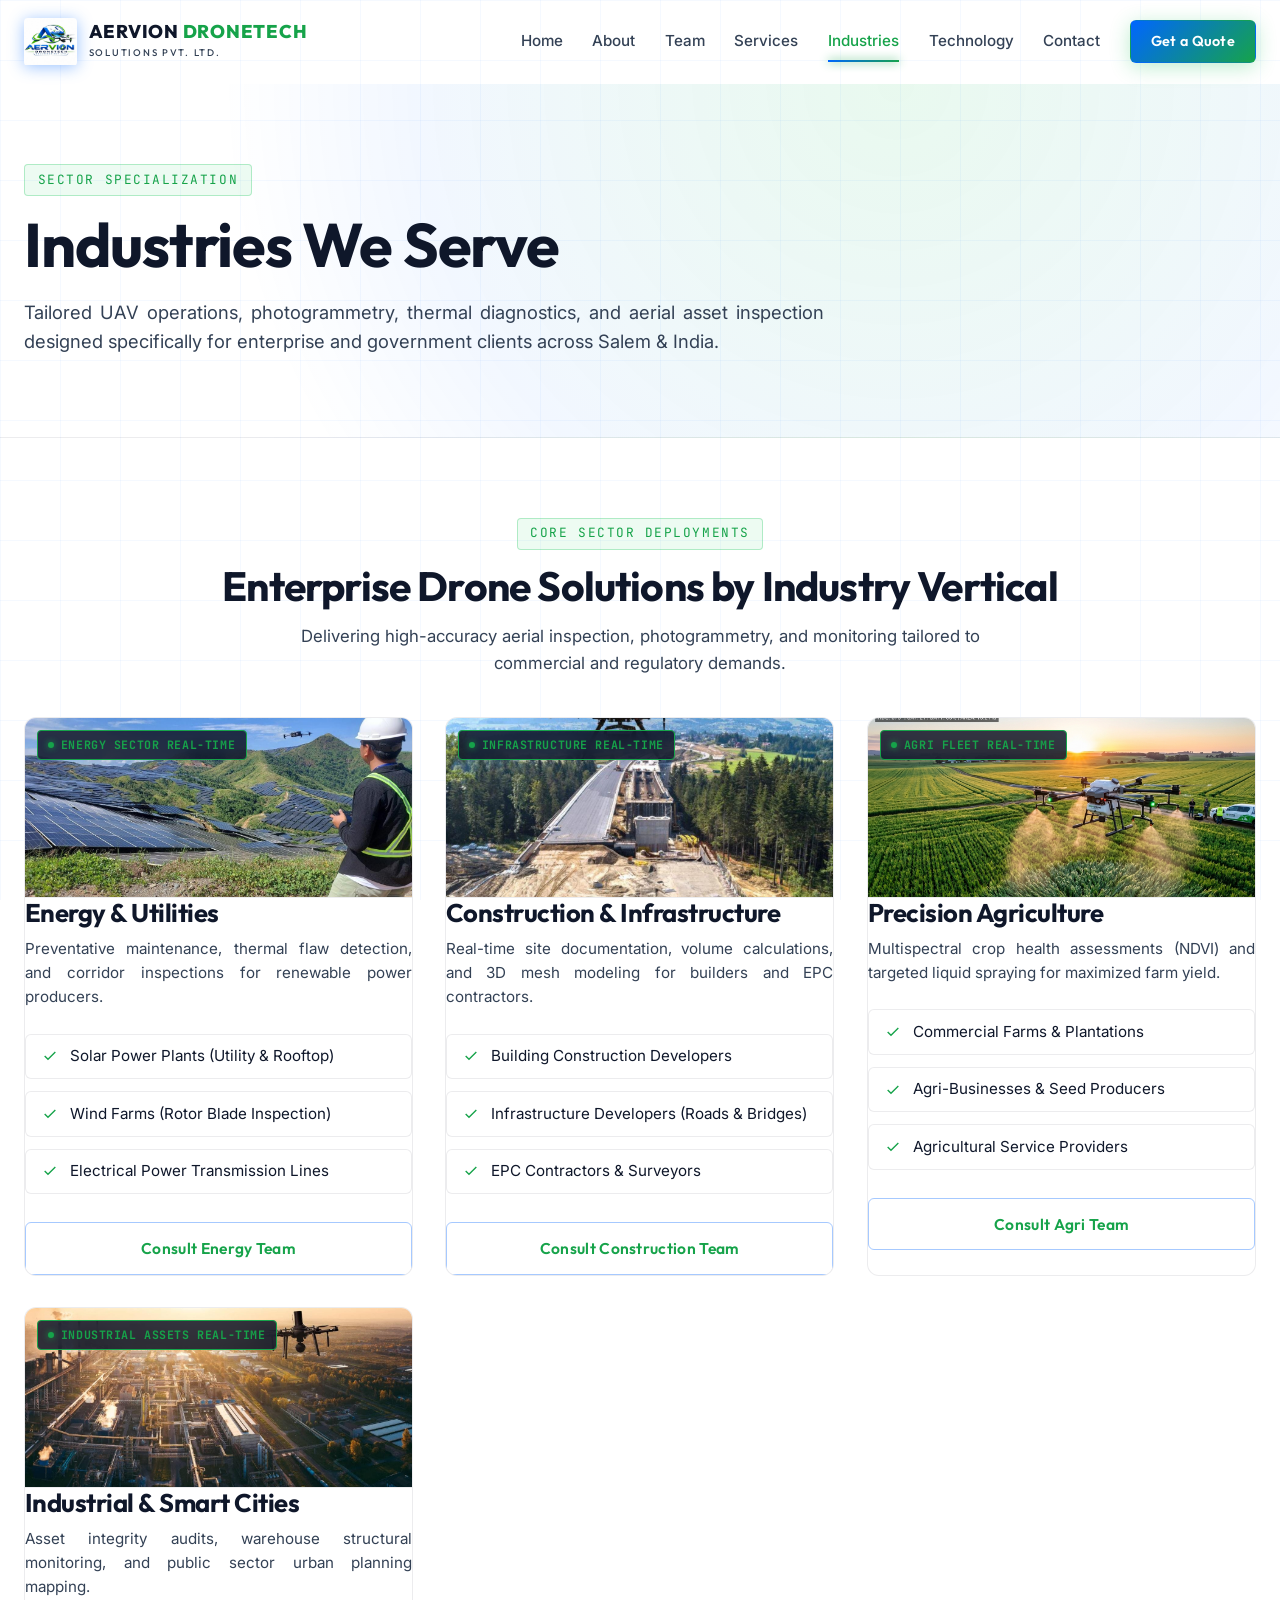
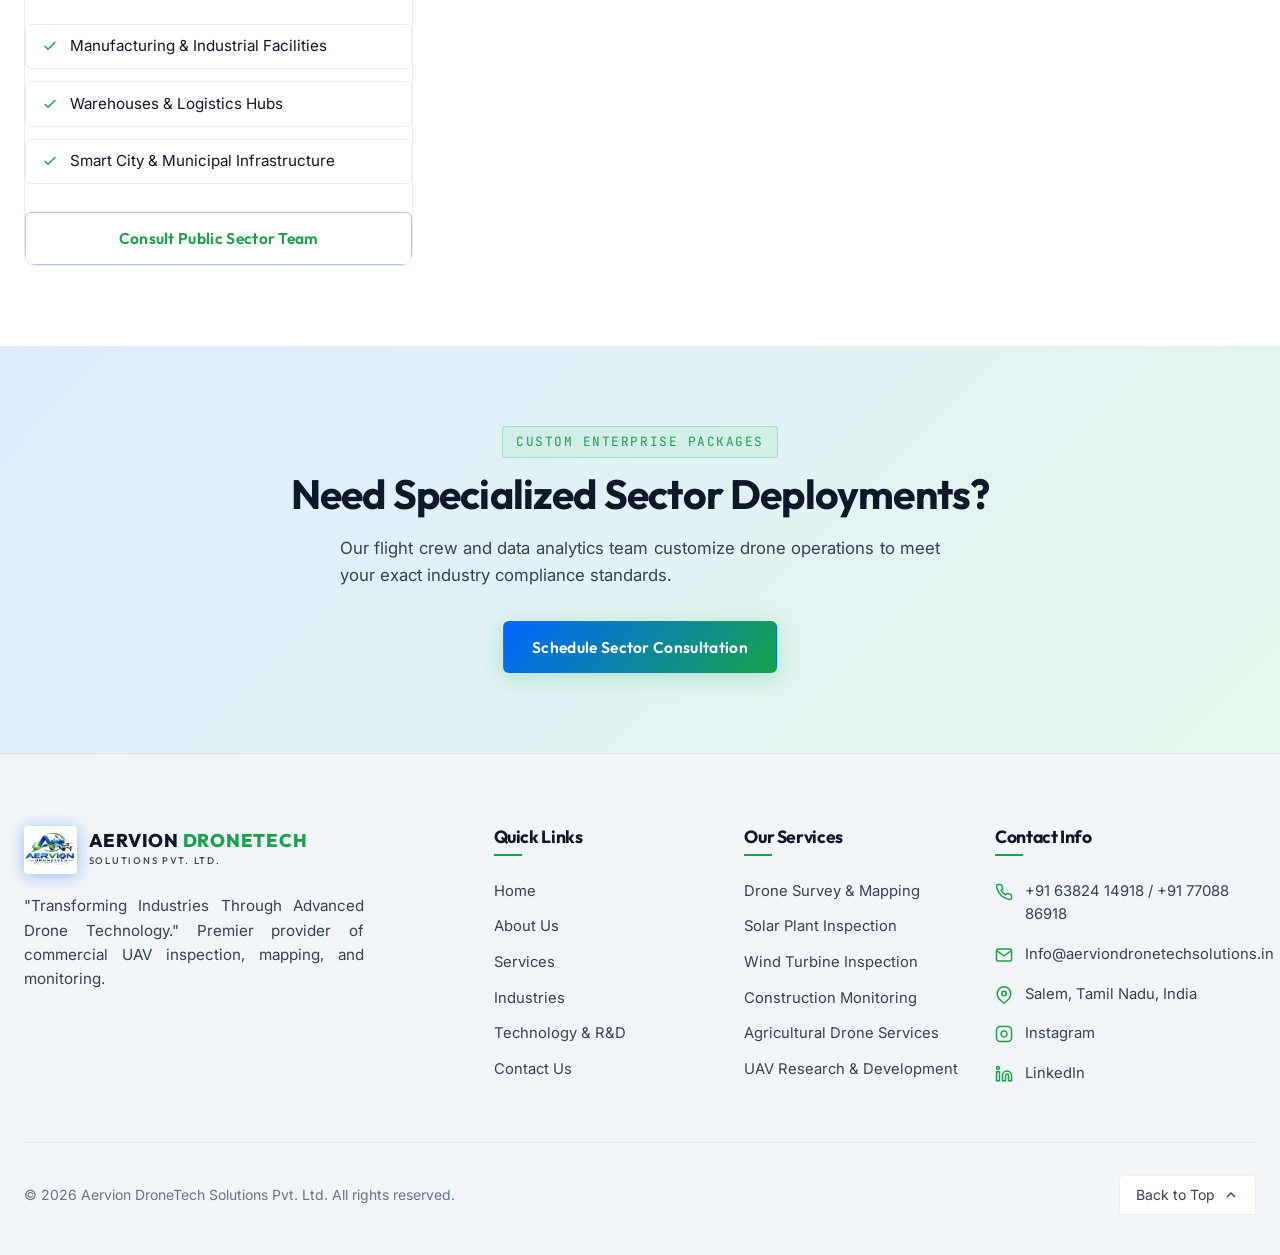
<file: industries.html>
<!DOCTYPE html>
<html lang="en">

<head>
  <meta charset="UTF-8">
  <meta name="viewport" content="width=device-width, initial-scale=1.0">
  <title>Industries We Serve | Aervion DroneTech Solutions Pvt. Ltd.</title>
  <meta name="description"
    content="Aervion DroneTech Solutions delivers specialized UAV aerial inspection, GIS mapping, and monitoring for Energy &amp; Utilities, Construction, Agriculture, and Smart Cities across India.">
  <meta name="keywords"
    content="Drone Services for Construction, Solar Farm Drone Inspection, Wind Turbine Inspection India, Agricultural Drones Tamil Nadu, Smart Cities Drone Survey, Industrial Drone Inspection">
  <meta name="author" content="Aervion DroneTech Solutions Pvt. Ltd.">
  <meta name="robots" content="index, follow, max-image-preview:large, max-snippet:-1, max-video-preview:-1">
  <link rel="canonical" href="https://aerviondronetechsolutions.in/industries.html">

  <!-- Favicon & Brand Icons -->
  <link rel="icon" type="image/jpeg" href="images/aervion_logo.jpeg">
  <link rel="apple-touch-icon" href="images/aervion_logo.jpeg">

  <!-- Open Graph / Social Media -->
  <meta property="og:locale" content="en_IN">
  <meta property="og:type" content="website">
  <meta property="og:title" content="Industries We Serve | Aervion DroneTech Solutions Pvt. Ltd.">
  <meta property="og:description"
    content="Tailored commercial drone inspection, photogrammetry, and aerial monitoring across Energy, Construction, Agriculture, and Smart Cities in India.">
  <meta property="og:url" content="https://aerviondronetechsolutions.in/industries.html">
  <meta property="og:site_name" content="Aervion DroneTech Solutions Pvt. Ltd.">
  <meta property="og:image" content="https://aerviondronetechsolutions.in/images/drone_realtime_solar_hill.jpg">
  <meta property="og:image:width" content="1271">
  <meta property="og:image:height" content="944">
  <meta property="og:image:alt" content="Aervion DroneTech Industry Solutions">

  <!-- Twitter Card -->
  <meta name="twitter:card" content="summary_large_image">
  <meta name="twitter:title" content="Industries We Serve | Aervion DroneTech Solutions">
  <meta name="twitter:description"
    content="Discover how Aervion DroneTech Solutions transforms operations across Energy, Infrastructure, and Agriculture with UAV intelligence.">
  <meta name="twitter:image" content="https://aerviondronetechsolutions.in/images/drone_realtime_solar_hill.jpg">

  <!-- Performance Preconnect -->
  <link rel="preconnect" href="https://fonts.googleapis.com">
  <link rel="preconnect" href="https://fonts.gstatic.com" crossorigin>

  <!-- Noscript Fallback for Search Crawlers -->
  <noscript>
    <style>
      .reveal, .reveal-up, .reveal-left, .reveal-right, .reveal-zoom {
        opacity: 1 !important;
        transform: none !important;
      }
    </style>
  </noscript>

  <!-- Structured Data / JSON-LD Schema -->
  <script type="application/ld+json">
  {
    "@context": "https://schema.org",
    "@graph": [
      {
        "@type": "WebPage",
        "@id": "https://aerviondronetechsolutions.in/industries.html#webpage",
        "url": "https://aerviondronetechsolutions.in/industries.html",
        "name": "Industries We Serve | Aervion DroneTech Solutions Pvt. Ltd.",
        "description": "Commercial and enterprise sectors served by Aervion DroneTech Solutions: Energy & Utilities, Construction, Agriculture, and Smart Cities.",
        "isPartOf": {
          "@type": "WebSite",
          "@id": "https://aerviondronetechsolutions.in/#website",
          "url": "https://aerviondronetechsolutions.in/",
          "name": "Aervion DroneTech Solutions Pvt. Ltd."
        }
      },
      {
        "@type": "BreadcrumbList",
        "@id": "https://aerviondronetechsolutions.in/industries.html#breadcrumb",
        "itemListElement": [
          {
            "@type": "ListItem",
            "position": 1,
            "name": "Home",
            "item": "https://aerviondronetechsolutions.in/"
          },
          {
            "@type": "ListItem",
            "position": 2,
            "name": "Industries",
            "item": "https://aerviondronetechsolutions.in/industries.html"
          }
        ]
      }
    ]
  }
  </script>

  <!-- Favicon -->
  <link rel="icon" type="image/png" href="images/favicon.png">
  <link rel="shortcut icon" type="image/png" href="images/favicon.png">
  <link rel="apple-touch-icon" href="images/favicon.png">

  <!-- Stylesheets -->
  <link rel="stylesheet" href="css/style.css">
  <link rel="stylesheet" href="css/animations.css">
  <link rel="stylesheet" href="css/responsive.css">
  <style>
    .subcat-list {
      display: flex;
      flex-direction: column;
      gap: 0.75rem;
      margin-top: 1.5rem;
    }

    .subcat-item {
      display: flex;
      align-items: center;
      gap: 0.75rem;
      padding: 0.6rem 1rem;
      background: var(--bg-glass-card);
      backdrop-filter: blur(8px);
      border-radius: 6px;
      border: 1px solid var(--border-color);
      font-size: 0.95rem;
      color: var(--text-primary);
    }

    .subcat-item svg {
      width: 16px;
      height: 16px;
      stroke: var(--accent-green);
    }

    .industry-header-img {
      width: 100%;
      height: 180px;
      object-fit: cover;
      border-radius: 8px;
      margin-bottom: 1.25rem;
      border: 1px solid var(--border-color);
    }
  </style>
</head>

<body>

  <!-- HEADER -->
  <header class="site-header">
    <div class="container header-container">
      <a href="index.html" class="brand-logo" aria-label="Aervion DroneTech Home">
        <img src="images/aervion_logo.jpeg" alt="Aervion DroneTech Solutions Official Logo" class="brand-logo-img" width="48" height="48">
        <div class="brand-text">
          <span class="brand-title">AERVION <span>DRONETECH</span></span>
          <span class="brand-sub">SOLUTIONS PVT. LTD.</span>
        </div>
      </a>

      <nav class="nav-menu">
        <a href="index.html" class="nav-link">Home</a>
        <a href="about.html" class="nav-link">About</a>
        <a href="about.html#team" class="nav-link">Team</a>
        <a href="services.html" class="nav-link">Services</a>
        <a href="industries.html" class="nav-link active">Industries</a>
        <a href="technology.html" class="nav-link">Technology</a>
        <a href="contact.html" class="nav-link">Contact</a>
        <a href="contact.html" class="btn btn-primary" style="padding: 0.55rem 1.25rem; font-size: 0.9rem;">Get a
          Quote</a>
      </nav>

      <button class="mobile-toggle" aria-label="Toggle navigation menu">
        <svg viewBox="0 0 24 24" fill="none" stroke="currentColor" stroke-width="2">
          <line x1="3" y1="12" x2="21" y2="12"></line>
          <line x1="3" y1="6" x2="21" y2="6"></line>
          <line x1="3" y1="18" x2="21" y2="18"></line>
        </svg>
      </button>
    </div>
  </header>

  <main id="main-content" style="padding-top: var(--nav-height);">

    <!-- HERO BANNER -->
    <section class="section-padding"
      style="background: radial-gradient(circle at 70% 0%, rgba(34, 197, 94, 0.1) 0%, rgba(0, 102, 255, 0.05) 50%, transparent 70%); border-bottom: 1px solid var(--border-color);">
      <div class="container">
        <div class="reveal reveal-up" style="max-width: 800px;">
          <span class="mono-tag">SECTOR SPECIALIZATION</span>
          <h1>Industries We Serve</h1>
          <p style="font-size: 1.15rem; margin-top: 1rem; color: var(--text-secondary);">
            Tailored UAV operations, photogrammetry, thermal diagnostics, and aerial asset inspection designed
            specifically for enterprise and government clients across Salem &amp; India.
          </p>
        </div>
      </div>
    </section>

    <!-- INDUSTRIES GRID -->
    <section class="section-padding">
      <div class="container">
        <div class="section-header center" style="margin-bottom: 2.5rem;">
          <span class="mono-tag">CORE SECTOR DEPLOYMENTS</span>
          <h2>Enterprise Drone Solutions by Industry Vertical</h2>
          <p>Delivering high-accuracy aerial inspection, photogrammetry, and monitoring tailored to commercial and regulatory demands.</p>
        </div>

        <div class="industries-grid"
          style="display: grid; grid-template-columns: repeat(auto-fit, minmax(320px, 1fr)); gap: 2rem;">

          <!-- Industry 1: Energy & Utilities -->
          <div id="energy" class="industry-card reveal reveal-up delay-1">
            <div class="tech-corner tl"></div>
            <div class="tech-corner tr"></div>
            <div class="industry-card-img-container">
              <div class="realtime-overlay-tag"><span class="pulse-dot"></span> ENERGY SECTOR REAL-TIME</div>
              <img src="images/drone_realtime_solar_hill.jpg" alt="Utility Solar and Wind Energy Real Time Drone Inspection" width="1271" height="944" loading="lazy" decoding="async">
            </div>

            <h3>Energy &amp; Utilities</h3>
            <p style="font-size: 0.95rem; margin-top: 0.5rem; color: var(--text-secondary);">
              Preventative maintenance, thermal flaw detection, and corridor inspections for renewable power producers.
            </p>

            <div class="subcat-list">
              <div class="subcat-item"><svg viewBox="0 0 24 24" fill="none" stroke-width="2">
                  <polyline points="20 6 9 17 4 12" />
                </svg> <span>Solar Power Plants (Utility &amp; Rooftop)</span></div>
              <div class="subcat-item"><svg viewBox="0 0 24 24" fill="none" stroke-width="2">
                  <polyline points="20 6 9 17 4 12" />
                </svg> <span>Wind Farms (Rotor Blade Inspection)</span></div>
              <div class="subcat-item"><svg viewBox="0 0 24 24" fill="none" stroke-width="2">
                  <polyline points="20 6 9 17 4 12" />
                </svg> <span>Electrical Power Transmission Lines</span></div>
            </div>

            <div style="margin-top: 1.75rem;">
              <a href="contact.html" class="btn btn-outline-green" style="width: 100%;">Consult Energy Team</a>
            </div>
          </div>

          <!-- Industry 2: Construction -->
          <div id="construction" class="industry-card reveal reveal-up delay-2">
            <div class="tech-corner tl"></div>
            <div class="tech-corner tr"></div>
            <div class="industry-card-img-container">
              <div class="realtime-overlay-tag"><span class="pulse-dot"></span> INFRASTRUCTURE REAL-TIME</div>
              <img src="images/drone_realtime_construction.jpg" alt="Highway, Bridge and EPC Infrastructure Drone Progress Monitoring" width="1272" height="1270" loading="lazy" decoding="async">
            </div>

            <h3>Construction &amp; Infrastructure</h3>
            <p style="font-size: 0.95rem; margin-top: 0.5rem; color: var(--text-secondary);">
              Real-time site documentation, volume calculations, and 3D mesh modeling for builders and EPC contractors.
            </p>

            <div class="subcat-list">
              <div class="subcat-item"><svg viewBox="0 0 24 24" fill="none" stroke-width="2">
                  <polyline points="20 6 9 17 4 12" />
                </svg> <span>Building Construction Developers</span></div>
              <div class="subcat-item"><svg viewBox="0 0 24 24" fill="none" stroke-width="2">
                  <polyline points="20 6 9 17 4 12" />
                </svg> <span>Infrastructure Developers (Roads &amp; Bridges)</span></div>
              <div class="subcat-item"><svg viewBox="0 0 24 24" fill="none" stroke-width="2">
                  <polyline points="20 6 9 17 4 12" />
                </svg> <span>EPC Contractors &amp; Surveyors</span></div>
            </div>

            <div style="margin-top: 1.75rem;">
              <a href="contact.html" class="btn btn-outline-green" style="width: 100%;">Consult Construction Team</a>
            </div>
          </div>

          <!-- Industry 3: Agriculture -->
          <div id="agriculture" class="industry-card reveal reveal-up delay-3">
            <div class="tech-corner tl"></div>
            <div class="tech-corner tr"></div>
            <div class="industry-card-img-container">
              <div class="realtime-overlay-tag"><span class="pulse-dot"></span> AGRI FLEET REAL-TIME</div>
              <img src="images/drone_realtime_agriculture.jpg" alt="Precision Agricultural Crop Spraying and Multispectral NDVI Assessment" width="1376" height="768" loading="lazy" decoding="async">
            </div>

            <h3>Precision Agriculture</h3>
            <p style="font-size: 0.95rem; margin-top: 0.5rem; color: var(--text-secondary);">
              Multispectral crop health assessments (NDVI) and targeted liquid spraying for maximized farm yield.
            </p>

            <div class="subcat-list">
              <div class="subcat-item"><svg viewBox="0 0 24 24" fill="none" stroke-width="2">
                  <polyline points="20 6 9 17 4 12" />
                </svg> <span>Commercial Farms &amp; Plantations</span></div>
              <div class="subcat-item"><svg viewBox="0 0 24 24" fill="none" stroke-width="2">
                  <polyline points="20 6 9 17 4 12" />
                </svg> <span>Agri-Businesses &amp; Seed Producers</span></div>
              <div class="subcat-item"><svg viewBox="0 0 24 24" fill="none" stroke-width="2">
                  <polyline points="20 6 9 17 4 12" />
                </svg> <span>Agricultural Service Providers</span></div>
            </div>

            <div style="margin-top: 1.75rem;">
              <a href="contact.html" class="btn btn-outline-green" style="width: 100%;">Consult Agri Team</a>
            </div>
          </div>

          <!-- Industry 4: Industrial & Government -->
          <div id="industrial" class="industry-card reveal reveal-up delay-4">
            <div class="tech-corner tl"></div>
            <div class="tech-corner tr"></div>
            <div class="industry-card-img-container">
              <div class="realtime-overlay-tag"><span class="pulse-dot"></span> INDUSTRIAL ASSETS REAL-TIME</div>
              <img src="images/drone_realtime_industrial.jpg" alt="Industrial Manufacturing Plant and Smart City Municipal Drone Inspection" width="1272" height="845" loading="lazy" decoding="async">
            </div>

            <h3>Industrial &amp; Smart Cities</h3>
            <p style="font-size: 0.95rem; margin-top: 0.5rem; color: var(--text-secondary);">
              Asset integrity audits, warehouse structural monitoring, and public sector urban planning mapping.
            </p>

            <div class="subcat-list">
              <div class="subcat-item"><svg viewBox="0 0 24 24" fill="none" stroke-width="2">
                  <polyline points="20 6 9 17 4 12" />
                </svg> <span>Manufacturing &amp; Industrial Facilities</span></div>
              <div class="subcat-item"><svg viewBox="0 0 24 24" fill="none" stroke-width="2">
                  <polyline points="20 6 9 17 4 12" />
                </svg> <span>Warehouses &amp; Logistics Hubs</span></div>
              <div class="subcat-item"><svg viewBox="0 0 24 24" fill="none" stroke-width="2">
                  <polyline points="20 6 9 17 4 12" />
                </svg> <span>Smart City &amp; Municipal Infrastructure</span></div>
            </div>

            <div style="margin-top: 1.75rem;">
              <a href="contact.html" class="btn btn-outline-green" style="width: 100%;">Consult Public Sector Team</a>
            </div>
          </div>

        </div>
      </div>
    </section>

    <!-- CALL TO ACTION BANNER -->
    <section class="section-padding"
      style="background: linear-gradient(135deg, rgba(0, 102, 255, 0.12) 0%, rgba(34, 197, 94, 0.12) 100%); border-t: 1px solid var(--border-glow);">
      <div class="container" style="text-align: center;">
        <span class="mono-tag">CUSTOM ENTERPRISE PACKAGES</span>
        <h2 style="margin-bottom: 1rem;">Need Specialized Sector Deployments?</h2>
        <p style="max-width: 600px; margin: 0 auto 2rem auto;">Our flight crew and data analytics team customize drone
          operations to meet your exact industry compliance standards.</p>
        <a href="contact.html" class="btn btn-primary">Schedule Sector Consultation</a>
      </div>
    </section>

  </main>

  <!-- FOOTER -->
  <footer class="site-footer">
    <div class="container">
      <div class="footer-grid">
        <div class="footer-brand">
          <a href="index.html" class="brand-logo">
            <img src="images/aervion_logo.jpeg" alt="Aervion DroneTech Solutions Official Corporate Logo" class="brand-logo-img" width="48" height="48" loading="lazy" decoding="async">
            <div class="brand-text">
              <span class="brand-title">AERVION <span>DRONETECH</span></span>
              <span class="brand-sub">SOLUTIONS PVT. LTD.</span>
            </div>
          </a>
          <p>"Transforming Industries Through Advanced Drone Technology." Premier provider of commercial UAV inspection,
            mapping, and monitoring.</p>
        </div>

        <div class="footer-column">
          <h4>Quick Links</h4>
          <div class="footer-links">
            <a href="index.html">Home</a>
            <a href="about.html">About Us</a>
            <a href="services.html">Services</a>
            <a href="industries.html">Industries</a>
            <a href="technology.html">Technology &amp; R&amp;D</a>
            <a href="contact.html">Contact Us</a>
          </div>
        </div>

        <div class="footer-column">
          <h4>Our Services</h4>
          <div class="footer-links">
            <a href="services.html#survey-mapping">Drone Survey &amp; Mapping</a>
            <a href="services.html#solar-inspection">Solar Plant Inspection</a>
            <a href="services.html#wind-turbine">Wind Turbine Inspection</a>
            <a href="services.html#construction-monitoring">Construction Monitoring</a>
            <a href="services.html#agriculture">Agricultural Drone Services</a>
            <a href="services.html#uav-rd">UAV Research &amp; Development</a>
          </div>
        </div>

        <div class="footer-column">
          <h4>Contact Info</h4>
          <div class="footer-contact-info">
            <div class="item">
              <svg viewBox="0 0 24 24" fill="none" stroke="currentColor" stroke-width="2">
                <path
                  d="M22 16.92v3a2 2 0 0 1-2.18 2 19.79 19.79 0 0 1-8.63-3.07 19.5 19.5 0 0 1-6-6 19.79 19.79 0 0 1-3.07-8.67A2 2 0 0 1 4.11 2h3a2 2 0 0 1 2 1.72 12.84 12.84 0 0 0 .7 2.81 2 2 0 0 1-.45 2.11L8.09 9.91a16 16 0 0 0 6 6l1.27-1.27a2 2 0 0 1 2.11-.45 12.84 12.84 0 0 0 2.81.7A2 2 0 0 1 22 16.92z" />
              </svg>
              <div>+91 63824 14918 / +91 77088 86918</div>
            </div>
            <div class="item">
              <svg viewBox="0 0 24 24" fill="none" stroke="currentColor" stroke-width="2">
                <path d="M4 4h16c1.1 0 2 .9 2 2v12c0 1.1-.9 2-2 2H4c-1.1 0-2-.9-2-2V6c0-1.1.9-2 2-2z" />
                <polyline points="22,6 12,13 2,6" />
              </svg>
              <div>Info@aerviondronetechsolutions.in</div>
            </div>
            <div class="item">
              <svg viewBox="0 0 24 24" fill="none" stroke="currentColor" stroke-width="2">
                <path d="M21 10c0 7-9 13-9 13s-9-6-9-13a9 9 0 0 1 18 0z" />
                <circle cx="12" cy="10" r="3" />
              </svg>
              <div>Salem, Tamil Nadu, India</div>
            </div>
            <div class="item">
              <svg viewBox="0 0 24 24" fill="none" stroke="currentColor" stroke-width="2">
                <rect x="2" y="2" width="20" height="20" rx="5" ry="5" />
                <path d="M16 11.37A4 4 0 1 1 12.63 8 4 4 0 0 1 16 11.37z" />
                <line x1="17.5" y1="6.5" x2="17.51" y2="6.5" />
              </svg>
              <a href="https://www.instagram.com/aervion_dronetech_solutions/" target="_blank" rel="noopener noreferrer">Instagram</a>
            </div>
            <div class="item">
              <svg viewBox="0 0 24 24" fill="none" stroke="currentColor" stroke-width="2">
                <path d="M16 8a6 6 0 0 1 6 6v7h-4v-7a2 2 0 0 0-2-2 2 2 0 0 0-2 2v7h-4v-7a6 6 0 0 1 6-6z" />
                <rect x="2" y="9" width="4" height="12" />
                <circle cx="4" cy="4" r="2" />
              </svg>
              <a href="https://www.linkedin.com/company/aervion-dronetech-solutions-pvt-ltd/" target="_blank" rel="noopener noreferrer">LinkedIn</a>
            </div>
          </div>
        </div>
      </div>

      <div class="footer-bottom">
        <div>&copy; 2026 Aervion DroneTech Solutions Pvt. Ltd. All rights reserved.</div>
        <div class="back-to-top">
          <span>Back to Top</span>
          <svg viewBox="0 0 24 24" fill="none" stroke="currentColor" stroke-width="2">
            <polyline points="18 15 12 9 6 15" />
          </svg>
        </div>
      </div>
    </div>
  </footer>

  <script src="js/main.js"></script>
  <script src="js/animations.js"></script>
</body>

</html>
</file>
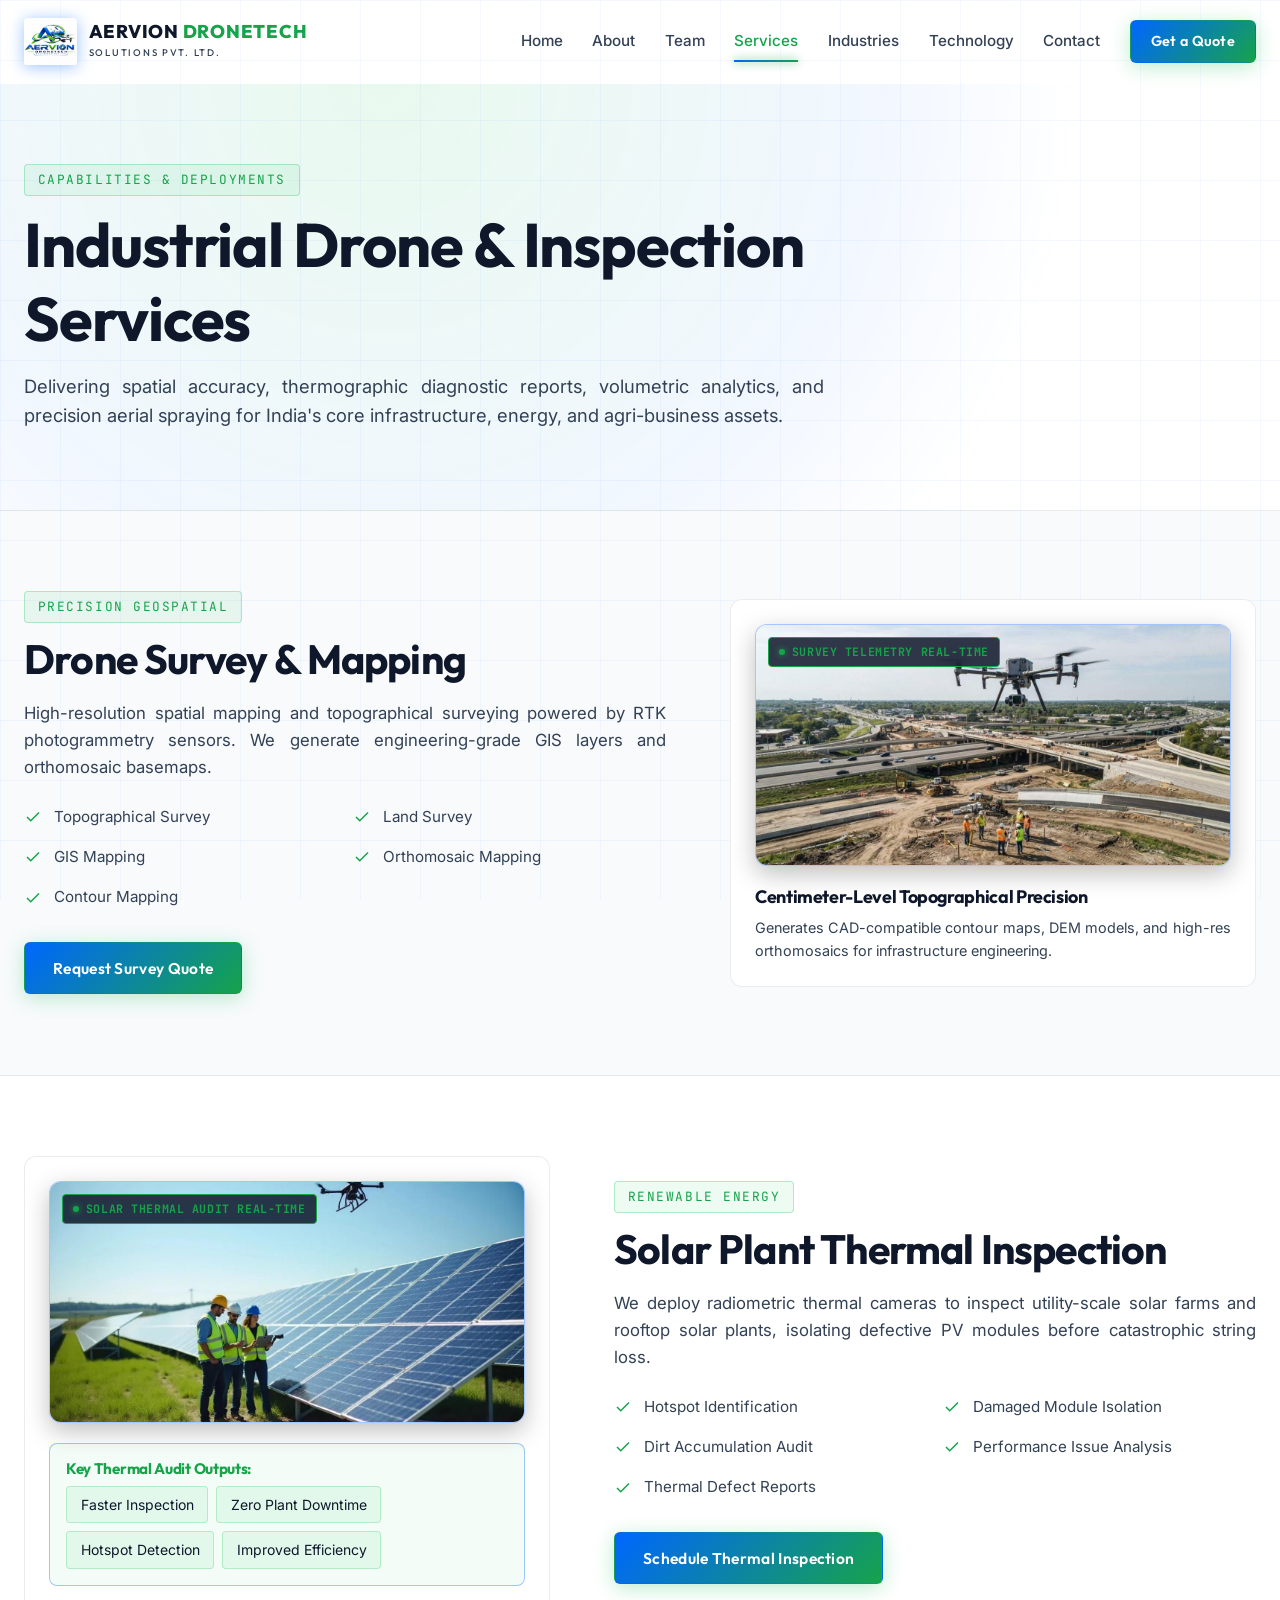
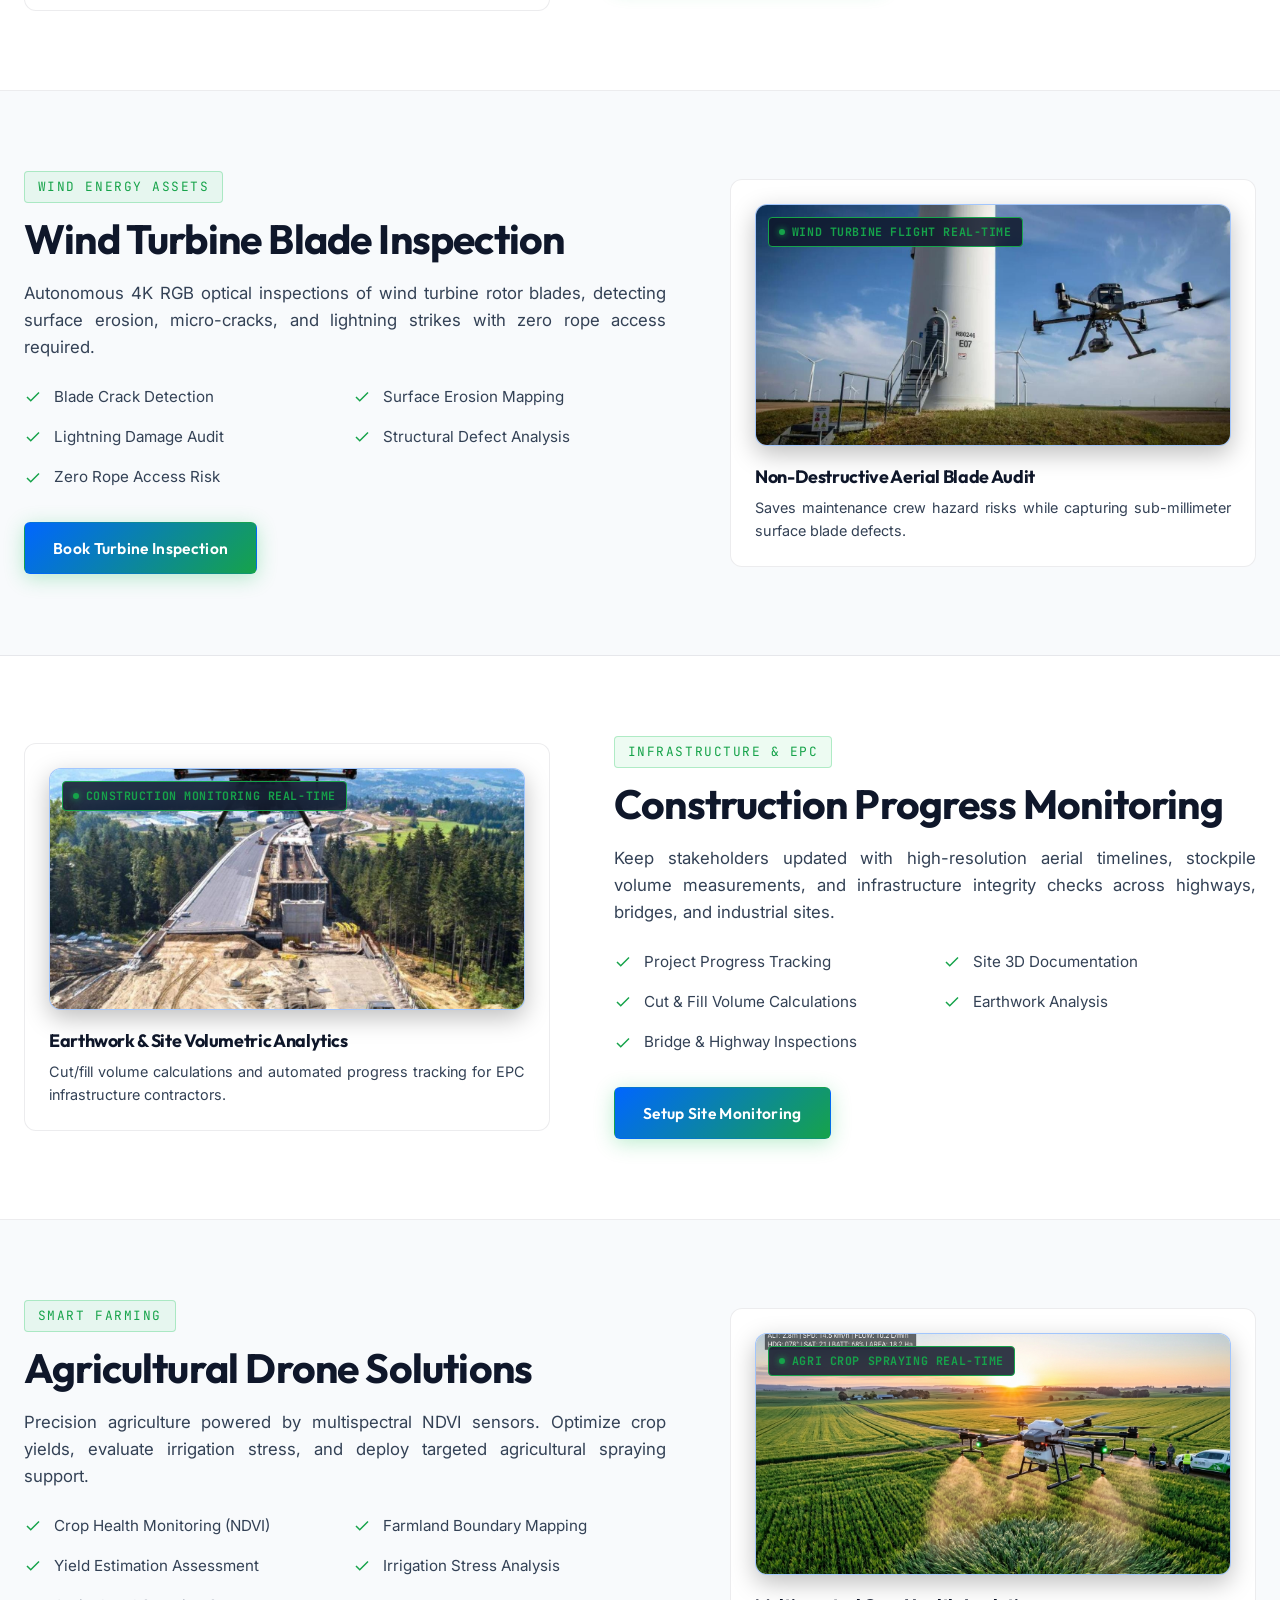
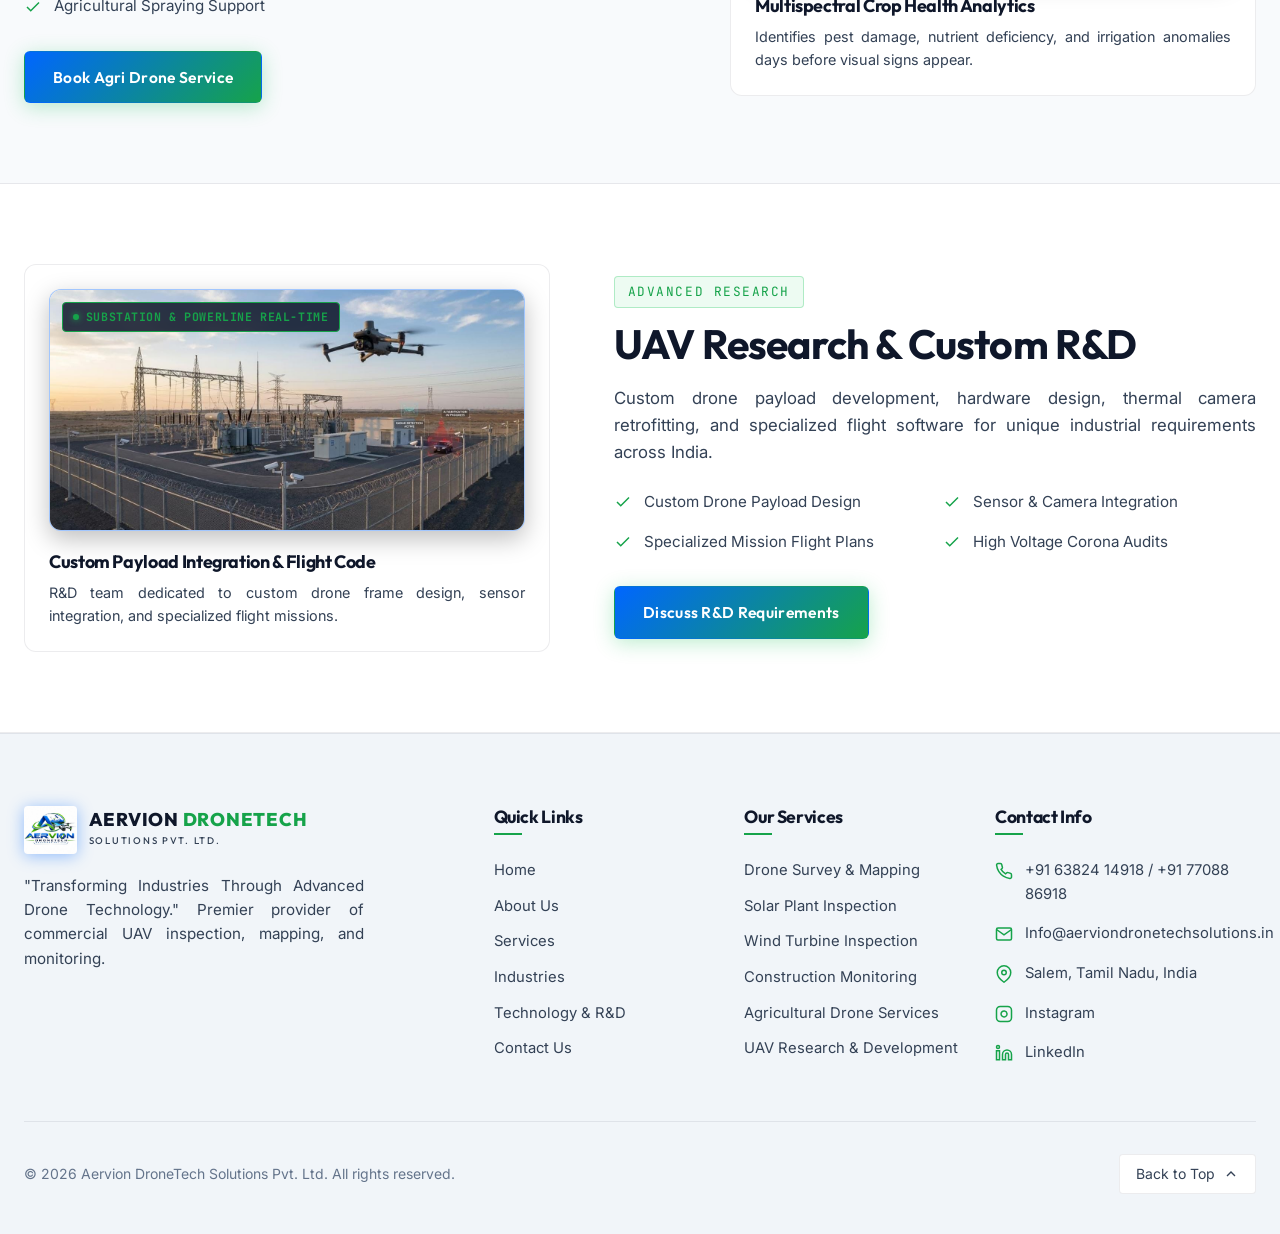
<file: services.html>
<!DOCTYPE html>
<html lang="en">

<head>
  <meta charset="UTF-8">
  <meta name="viewport" content="width=device-width, initial-scale=1.0">
  <title>Drone Survey &amp; Inspection Services | Aervion DroneTech Solutions Pvt. Ltd.</title>
  <meta name="description"
    content="Comprehensive commercial drone services by Aervion DroneTech Solutions: Topographical Survey, GIS Mapping, Solar Plant Thermal Inspection, Wind Turbine Inspection, and Precision Agriculture in India.">
  <meta name="keywords"
    content="Drone Survey India, Topographical Land Survey, Drone Inspection Services, Solar Thermal Drone Inspection, Wind Turbine Blade Drone Inspection, Construction Monitoring Drone, Precision Agricultural Drone Tamil Nadu, Salem Drone Services">
  <meta name="author" content="Aervion DroneTech Solutions Pvt. Ltd.">
  <meta name="robots" content="index, follow, max-image-preview:large, max-snippet:-1, max-video-preview:-1">
  <link rel="canonical" href="https://aerviondronetechsolutions.in/services.html">

  <!-- Favicon & Brand Icons -->
  <link rel="icon" type="image/jpeg" href="images/aervion_logo.jpeg">
  <link rel="apple-touch-icon" href="images/aervion_logo.jpeg">

  <!-- Open Graph / Social Media -->
  <meta property="og:locale" content="en_IN">
  <meta property="og:type" content="website">
  <meta property="og:title" content="Commercial Drone Services &amp; Inspection Solutions | Aervion DroneTech">
  <meta property="og:description"
    content="Topographical Survey, GIS Mapping, Solar Thermal Inspection, Wind Turbine Blade Audit, and Precision Agriculture solutions across India.">
  <meta property="og:url" content="https://aerviondronetechsolutions.in/services.html">
  <meta property="og:site_name" content="Aervion DroneTech Solutions Pvt. Ltd.">
  <meta property="og:image" content="https://aerviondronetechsolutions.in/images/drone_realtime_survey.jpg">
  <meta property="og:image:width" content="1272">
  <meta property="og:image:height" content="701">
  <meta property="og:image:alt" content="Aervion DroneTech Topographical Survey &amp; Drone Services">

  <!-- Twitter Card -->
  <meta name="twitter:card" content="summary_large_image">
  <meta name="twitter:title" content="Drone Survey &amp; Inspection Services | Aervion DroneTech Solutions">
  <meta name="twitter:description"
    content="Centimeter-level topographical survey, radiometric solar thermal audits, and autonomous wind turbine inspections.">
  <meta name="twitter:image" content="https://aerviondronetechsolutions.in/images/drone_realtime_survey.jpg">

  <!-- Performance Preconnect -->
  <link rel="preconnect" href="https://fonts.googleapis.com">
  <link rel="preconnect" href="https://fonts.gstatic.com" crossorigin>

  <!-- Noscript Fallback for Search Crawlers -->
  <noscript>
    <style>
      .reveal, .reveal-up, .reveal-left, .reveal-right, .reveal-zoom {
        opacity: 1 !important;
        transform: none !important;
      }
    </style>
  </noscript>

  <!-- Structured Data / JSON-LD Schema -->
  <script type="application/ld+json">
  {
    "@context": "https://schema.org",
    "@graph": [
      {
        "@type": "WebPage",
        "@id": "https://aerviondronetechsolutions.in/services.html#webpage",
        "url": "https://aerviondronetechsolutions.in/services.html",
        "name": "Drone Survey & Inspection Services | Aervion DroneTech Solutions Pvt. Ltd.",
        "description": "Comprehensive industrial and commercial drone solutions: Topographical Survey, GIS Mapping, Solar Plant Thermal Inspection, Wind Turbine Inspection, and Precision Agriculture.",
        "isPartOf": {
          "@type": "WebSite",
          "@id": "https://aerviondronetechsolutions.in/#website",
          "url": "https://aerviondronetechsolutions.in/",
          "name": "Aervion DroneTech Solutions Pvt. Ltd."
        }
      },
      {
        "@type": "BreadcrumbList",
        "@id": "https://aerviondronetechsolutions.in/services.html#breadcrumb",
        "itemListElement": [
          {
            "@type": "ListItem",
            "position": 1,
            "name": "Home",
            "item": "https://aerviondronetechsolutions.in/"
          },
          {
            "@type": "ListItem",
            "position": 2,
            "name": "Services",
            "item": "https://aerviondronetechsolutions.in/services.html"
          }
        ]
      },
      {
        "@type": "Service",
        "@id": "https://aerviondronetechsolutions.in/services.html#service-survey",
        "name": "Drone Survey & Topographical Mapping",
        "provider": {
          "@type": "Organization",
          "name": "Aervion DroneTech Solutions Pvt. Ltd.",
          "url": "https://aerviondronetechsolutions.in/"
        },
        "description": "High-precision topographical surveys, land mapping, orthomosaics, contour mapping, and CAD-compatible GIS spatial data generation.",
        "areaServed": "India",
        "serviceType": "Topographical Drone Survey"
      },
      {
        "@type": "Service",
        "@id": "https://aerviondronetechsolutions.in/services.html#service-solar",
        "name": "Solar Plant Thermal Drone Inspection",
        "provider": {
          "@type": "Organization",
          "name": "Aervion DroneTech Solutions Pvt. Ltd.",
          "url": "https://aerviondronetechsolutions.in/"
        },
        "description": "Aerial radiometric thermal imaging detecting solar PV module hotspots, micro-cracks, and dirt accumulation with zero plant downtime.",
        "areaServed": "India",
        "serviceType": "Solar Plant Inspection"
      },
      {
        "@type": "Service",
        "@id": "https://aerviondronetechsolutions.in/services.html#service-wind",
        "name": "Wind Turbine Blade Drone Inspection",
        "provider": {
          "@type": "Organization",
          "name": "Aervion DroneTech Solutions Pvt. Ltd.",
          "url": "https://aerviondronetechsolutions.in/"
        },
        "description": "Autonomous 4K optical inspections of wind turbine rotor blades for erosion, micro-cracks, and lightning damage with zero rope access risk.",
        "areaServed": "India",
        "serviceType": "Wind Turbine Inspection"
      },
      {
        "@type": "Service",
        "@id": "https://aerviondronetechsolutions.in/services.html#service-construction",
        "name": "Construction Progress Monitoring & Volumetric Analysis",
        "provider": {
          "@type": "Organization",
          "name": "Aervion DroneTech Solutions Pvt. Ltd.",
          "url": "https://aerviondronetechsolutions.in/"
        },
        "description": "High-resolution aerial timelines, stockpile cut/fill volume calculations, and 3D site documentation for EPC infrastructure projects.",
        "areaServed": "India",
        "serviceType": "Construction Drone Monitoring"
      },
      {
        "@type": "Service",
        "@id": "https://aerviondronetechsolutions.in/services.html#service-agriculture",
        "name": "Precision Agricultural Drone Solutions",
        "provider": {
          "@type": "Organization",
          "name": "Aervion DroneTech Solutions Pvt. Ltd.",
          "url": "https://aerviondronetechsolutions.in/"
        },
        "description": "Multispectral NDVI crop health monitoring, field boundary mapping, yield estimation, and agricultural spraying support.",
        "areaServed": "India",
        "serviceType": "Agricultural Drone Services"
      },
      {
        "@type": "Service",
        "@id": "https://aerviondronetechsolutions.in/services.html#service-uav-rd",
        "name": "UAV Research & Custom R&D",
        "provider": {
          "@type": "Organization",
          "name": "Aervion DroneTech Solutions Pvt. Ltd.",
          "url": "https://aerviondronetechsolutions.in/"
        },
        "description": "Custom drone payload development, hardware design, thermal sensor retrofitting, and specialized flight software.",
        "areaServed": "India",
        "serviceType": "UAV Research & Development"
      }
    ]
  }
  </script>

  <!-- Favicon -->
  <link rel="icon" type="image/png" href="images/favicon.png">
  <link rel="shortcut icon" type="image/png" href="images/favicon.png">
  <link rel="apple-touch-icon" href="images/favicon.png">

  <!-- Stylesheets -->
  <link rel="stylesheet" href="css/style.css">
  <link rel="stylesheet" href="css/animations.css">
  <link rel="stylesheet" href="css/responsive.css">
  <style>
    .service-block {
      padding-top: 5rem;
      padding-bottom: 5rem;
      border-bottom: 1px solid var(--border-color);
    }

    .service-block:nth-child(even) {
      background: var(--bg-secondary);
    }

    .benefit-tag {
      display: inline-flex;
      align-items: center;
      gap: 0.5rem;
      padding: 0.4rem 0.85rem;
      background: rgba(34, 197, 94, 0.08);
      border: 1px solid rgba(34, 197, 94, 0.25);
      border-radius: 4px;
      font-size: 0.875rem;
      color: var(--text-primary);
    }

    .benefit-tag svg {
      width: 16px;
      height: 16px;
      stroke: var(--accent-green);
    }

    .checklist-grid {
      display: grid;
      grid-template-columns: repeat(2, 1fr);
      gap: 1rem;
      margin-top: 1.5rem;
    }

    .check-item {
      display: flex;
      align-items: center;
      gap: 0.75rem;
      font-size: 0.95rem;
      color: var(--text-secondary);
    }

    .check-item svg {
      width: 18px;
      height: 18px;
      stroke: var(--accent-green);
      flex-shrink: 0;
    }

    .service-img-preview {
      width: 100%;
      height: 280px;
      object-fit: cover;
      border-radius: 10px;
      border: 1px solid var(--border-color);
      margin-bottom: 1.5rem;
      box-shadow: 0 10px 30px rgba(0, 0, 0, 0.4);
    }
  </style>
</head>

<body>

  <!-- HEADER -->
  <header class="site-header">
    <div class="container header-container">
      <a href="index.html" class="brand-logo" aria-label="Aervion DroneTech Home">
        <img src="images/aervion_logo.jpeg" alt="Aervion DroneTech Solutions Official Logo" class="brand-logo-img" width="48" height="48">
        <div class="brand-text">
          <span class="brand-title">AERVION <span>DRONETECH</span></span>
          <span class="brand-sub">SOLUTIONS PVT. LTD.</span>
        </div>
      </a>

      <nav class="nav-menu">
        <a href="index.html" class="nav-link">Home</a>
        <a href="about.html" class="nav-link">About</a>
        <a href="about.html#team" class="nav-link">Team</a>
        <a href="services.html" class="nav-link active">Services</a>
        <a href="industries.html" class="nav-link">Industries</a>
        <a href="technology.html" class="nav-link">Technology</a>
        <a href="contact.html" class="nav-link">Contact</a>
        <a href="contact.html" class="btn btn-primary" style="padding: 0.55rem 1.25rem; font-size: 0.9rem;">Get a
          Quote</a>
      </nav>

      <button class="mobile-toggle" aria-label="Toggle navigation menu">
        <svg viewBox="0 0 24 24" fill="none" stroke="currentColor" stroke-width="2">
          <line x1="3" y1="12" x2="21" y2="12"></line>
          <line x1="3" y1="6" x2="21" y2="6"></line>
          <line x1="3" y1="18" x2="21" y2="18"></line>
        </svg>
      </button>
    </div>
  </header>

  <main id="main-content" style="padding-top: var(--nav-height);">

    <!-- PAGE HERO -->
    <section class="section-padding"
      style="background: radial-gradient(circle at 30% 0%, rgba(34, 197, 94, 0.1) 0%, rgba(0, 102, 255, 0.05) 50%, transparent 70%); border-bottom: 1px solid var(--border-color);">
      <div class="container">
        <div class="reveal reveal-up" style="max-width: 800px;">
          <span class="mono-tag">CAPABILITIES &amp; DEPLOYMENTS</span>
          <h1>Industrial Drone &amp; Inspection Services</h1>
          <p style="font-size: 1.15rem; margin-top: 1rem; color: var(--text-secondary);">
            Delivering spatial accuracy, thermographic diagnostic reports, volumetric analytics, and precision aerial
            spraying for India's core infrastructure, energy, and agri-business assets.
          </p>
        </div>
      </div>
    </section>

    <!-- SERVICE 1: DRONE SURVEY & MAPPING -->
    <section id="survey-mapping" class="service-block">
      <div class="container">
        <div style="display: grid; grid-template-columns: 1.1fr 0.9fr; gap: 4rem; align-items: center;"
          class="split-layout">

          <div class="reveal reveal-left">
            <span class="mono-tag">PRECISION GEOSPATIAL</span>
            <h2>Drone Survey &amp; Mapping</h2>
            <p style="margin-top: 1rem; font-size: 1.05rem;">
              High-resolution spatial mapping and topographical surveying powered by RTK photogrammetry sensors. We
              generate engineering-grade GIS layers and orthomosaic basemaps.
            </p>

            <div class="checklist-grid">
              <div class="check-item"><svg viewBox="0 0 24 24" fill="none" stroke="currentColor" stroke-width="2">
                  <polyline points="20 6 9 17 4 12" />
                </svg> <span>Topographical Survey</span></div>
              <div class="check-item"><svg viewBox="0 0 24 24" fill="none" stroke="currentColor" stroke-width="2">
                  <polyline points="20 6 9 17 4 12" />
                </svg> <span>Land Survey</span></div>
              <div class="check-item"><svg viewBox="0 0 24 24" fill="none" stroke="currentColor" stroke-width="2">
                  <polyline points="20 6 9 17 4 12" />
                </svg> <span>GIS Mapping</span></div>
              <div class="check-item"><svg viewBox="0 0 24 24" fill="none" stroke="currentColor" stroke-width="2">
                  <polyline points="20 6 9 17 4 12" />
                </svg> <span>Orthomosaic Mapping</span></div>
              <div class="check-item"><svg viewBox="0 0 24 24" fill="none" stroke="currentColor" stroke-width="2">
                  <polyline points="20 6 9 17 4 12" />
                </svg> <span>Contour Mapping</span></div>
            </div>

            <div style="margin-top: 2rem;">
              <a href="contact.html" class="btn btn-primary">Request Survey Quote</a>
            </div>
          </div>

          <!-- Image Visual -->
          <div class="reveal reveal-right">
            <div class="glass-card" style="padding: 1.5rem;">
              <div class="realtime-photo-card" style="margin-bottom: 1.25rem;">
                <div class="realtime-overlay-tag"><span class="pulse-dot"></span> SURVEY TELEMETRY REAL-TIME</div>
                <img src="images/drone_realtime_survey.jpg" alt="High-Resolution Real Time Drone Survey &amp; Topographical GIS Mapping" width="1272" height="701" loading="lazy" decoding="async" style="height: 240px; width: 100%; object-fit: cover;">
              </div>
              <h4 style="color: var(--text-primary);">Centimeter-Level Topographical Precision</h4>
              <p style="font-size: 0.9rem; margin-top: 0.5rem;">Generates CAD-compatible contour maps, DEM models, and
                high-res orthomosaics for infrastructure engineering.</p>
            </div>
          </div>

        </div>
      </div>
    </section>

    <!-- SERVICE 2: SOLAR PLANT INSPECTION -->
    <section id="solar-inspection" class="service-block">
      <div class="container">
        <div style="display: grid; grid-template-columns: 0.9fr 1.1fr; gap: 4rem; align-items: center;"
          class="split-layout">

          <div class="reveal reveal-left">
            <div class="glass-card" style="padding: 1.5rem;">
              <div class="realtime-photo-card" style="margin-bottom: 1.25rem;">
                <div class="realtime-overlay-tag"><span class="pulse-dot"></span> SOLAR THERMAL AUDIT REAL-TIME</div>
                <img src="images/drone_realtime_solar.jpg" alt="Utility-Scale Real Time Solar Plant Aerial Radiometric Thermal Inspection" width="1272" height="886" loading="lazy" decoding="async" style="height: 240px; width: 100%; object-fit: cover;">
              </div>
              <div
                style="background: rgba(34, 197, 94, 0.05); padding: 1rem; border-radius: 8px; border: 1px solid var(--border-glow);">
                <h4 style="color: var(--accent-green); margin-bottom: 0.5rem; font-size: 0.95rem;">Key Thermal Audit
                  Outputs:</h4>
                <div style="display: flex; flex-wrap: wrap; gap: 0.5rem;">
                  <span class="benefit-tag">Faster Inspection</span>
                  <span class="benefit-tag">Zero Plant Downtime</span>
                  <span class="benefit-tag">Hotspot Detection</span>
                  <span class="benefit-tag">Improved Efficiency</span>
                </div>
              </div>
            </div>
          </div>

          <div class="reveal reveal-right">
            <span class="mono-tag">RENEWABLE ENERGY</span>
            <h2>Solar Plant Thermal Inspection</h2>
            <p style="margin-top: 1rem; font-size: 1.05rem;">
              We deploy radiometric thermal cameras to inspect utility-scale solar farms and rooftop solar plants,
              isolating defective PV modules before catastrophic string loss.
            </p>

            <div class="checklist-grid">
              <div class="check-item"><svg viewBox="0 0 24 24" fill="none" stroke="currentColor" stroke-width="2">
                  <polyline points="20 6 9 17 4 12" />
                </svg> <span>Hotspot Identification</span></div>
              <div class="check-item"><svg viewBox="0 0 24 24" fill="none" stroke="currentColor" stroke-width="2">
                  <polyline points="20 6 9 17 4 12" />
                </svg> <span>Damaged Module Isolation</span></div>
              <div class="check-item"><svg viewBox="0 0 24 24" fill="none" stroke="currentColor" stroke-width="2">
                  <polyline points="20 6 9 17 4 12" />
                </svg> <span>Dirt Accumulation Audit</span></div>
              <div class="check-item"><svg viewBox="0 0 24 24" fill="none" stroke="currentColor" stroke-width="2">
                  <polyline points="20 6 9 17 4 12" />
                </svg> <span>Performance Issue Analysis</span></div>
              <div class="check-item"><svg viewBox="0 0 24 24" fill="none" stroke="currentColor" stroke-width="2">
                  <polyline points="20 6 9 17 4 12" />
                </svg> <span>Thermal Defect Reports</span></div>
            </div>

            <div style="margin-top: 2rem;">
              <a href="contact.html" class="btn btn-primary">Schedule Thermal Inspection</a>
            </div>
          </div>

        </div>
      </div>
    </section>

    <!-- SERVICE 3: WIND TURBINE INSPECTION -->
    <section id="wind-turbine" class="service-block">
      <div class="container">
        <div style="display: grid; grid-template-columns: 1.1fr 0.9fr; gap: 4rem; align-items: center;"
          class="split-layout">

          <div class="reveal reveal-left">
            <span class="mono-tag">WIND ENERGY ASSETS</span>
            <h2>Wind Turbine Blade Inspection</h2>
            <p style="margin-top: 1rem; font-size: 1.05rem;">
              Autonomous 4K RGB optical inspections of wind turbine rotor blades, detecting surface erosion,
              micro-cracks, and lightning strikes with zero rope access required.
            </p>

            <div class="checklist-grid">
              <div class="check-item"><svg viewBox="0 0 24 24" fill="none" stroke="currentColor" stroke-width="2">
                  <polyline points="20 6 9 17 4 12" />
                </svg> <span>Blade Crack Detection</span></div>
              <div class="check-item"><svg viewBox="0 0 24 24" fill="none" stroke="currentColor" stroke-width="2">
                  <polyline points="20 6 9 17 4 12" />
                </svg> <span>Surface Erosion Mapping</span></div>
              <div class="check-item"><svg viewBox="0 0 24 24" fill="none" stroke="currentColor" stroke-width="2">
                  <polyline points="20 6 9 17 4 12" />
                </svg> <span>Lightning Damage Audit</span></div>
              <div class="check-item"><svg viewBox="0 0 24 24" fill="none" stroke="currentColor" stroke-width="2">
                  <polyline points="20 6 9 17 4 12" />
                </svg> <span>Structural Defect Analysis</span></div>
              <div class="check-item"><svg viewBox="0 0 24 24" fill="none" stroke="currentColor" stroke-width="2">
                  <polyline points="20 6 9 17 4 12" />
                </svg> <span>Zero Rope Access Risk</span></div>
            </div>

            <div style="margin-top: 2rem;">
              <a href="contact.html" class="btn btn-primary">Book Turbine Inspection</a>
            </div>
          </div>

          <div class="reveal reveal-right">
            <div class="glass-card" style="padding: 1.5rem;">
              <div class="realtime-photo-card" style="margin-bottom: 1.25rem;">
                <div class="realtime-overlay-tag"><span class="pulse-dot"></span> WIND TURBINE FLIGHT REAL-TIME</div>
                <img src="images/drone_realtime_wind.jpg" alt="Real Time Autonomous Wind Turbine Rotor Blade Drone Inspection" width="1272" height="845" loading="lazy" decoding="async" style="height: 240px; width: 100%; object-fit: cover;">
              </div>
              <h4 style="color: var(--text-primary);">Non-Destructive Aerial Blade Audit</h4>
              <p style="font-size: 0.9rem; margin-top: 0.5rem;">Saves maintenance crew hazard risks while capturing
                sub-millimeter surface blade defects.</p>
            </div>
          </div>

        </div>
      </div>
    </section>

    <!-- SERVICE 4: CONSTRUCTION MONITORING -->
    <section id="construction-monitoring" class="service-block">
      <div class="container">
        <div style="display: grid; grid-template-columns: 0.9fr 1.1fr; gap: 4rem; align-items: center;"
          class="split-layout">

          <div class="reveal reveal-left">
            <div class="glass-card" style="padding: 1.5rem;">
              <div class="realtime-photo-card" style="margin-bottom: 1.25rem;">
                <div class="realtime-overlay-tag"><span class="pulse-dot"></span> CONSTRUCTION MONITORING REAL-TIME</div>
                <img src="images/drone_realtime_construction.jpg" alt="Real Time EPC Construction Progress Monitoring and Earthwork Volume Calculations" width="1272" height="1270" loading="lazy" decoding="async" style="height: 240px; width: 100%; object-fit: cover;">
              </div>
              <h4 style="color: var(--text-primary);">Earthwork &amp; Site Volumetric Analytics</h4>
              <p style="font-size: 0.9rem; margin-top: 0.5rem;">Cut/fill volume calculations and automated progress
                tracking for EPC infrastructure contractors.</p>
            </div>
          </div>

          <div class="reveal reveal-right">
            <span class="mono-tag">INFRASTRUCTURE &amp; EPC</span>
            <h2>Construction Progress Monitoring</h2>
            <p style="margin-top: 1rem; font-size: 1.05rem;">
              Keep stakeholders updated with high-resolution aerial timelines, stockpile volume measurements, and
              infrastructure integrity checks across highways, bridges, and industrial sites.
            </p>

            <div class="checklist-grid">
              <div class="check-item"><svg viewBox="0 0 24 24" fill="none" stroke="currentColor" stroke-width="2">
                  <polyline points="20 6 9 17 4 12" />
                </svg> <span>Project Progress Tracking</span></div>
              <div class="check-item"><svg viewBox="0 0 24 24" fill="none" stroke="currentColor" stroke-width="2">
                  <polyline points="20 6 9 17 4 12" />
                </svg> <span>Site 3D Documentation</span></div>
              <div class="check-item"><svg viewBox="0 0 24 24" fill="none" stroke="currentColor" stroke-width="2">
                  <polyline points="20 6 9 17 4 12" />
                </svg> <span>Cut &amp; Fill Volume Calculations</span></div>
              <div class="check-item"><svg viewBox="0 0 24 24" fill="none" stroke="currentColor" stroke-width="2">
                  <polyline points="20 6 9 17 4 12" />
                </svg> <span>Earthwork Analysis</span></div>
              <div class="check-item"><svg viewBox="0 0 24 24" fill="none" stroke="currentColor" stroke-width="2">
                  <polyline points="20 6 9 17 4 12" />
                </svg> <span>Bridge &amp; Highway Inspections</span></div>
            </div>

            <div style="margin-top: 2rem;">
              <a href="contact.html" class="btn btn-primary">Setup Site Monitoring</a>
            </div>
          </div>

        </div>
      </div>
    </section>

    <!-- SERVICE 5: AGRICULTURAL DRONE SOLUTIONS -->
    <section id="agriculture" class="service-block">
      <div class="container">
        <div style="display: grid; grid-template-columns: 1.1fr 0.9fr; gap: 4rem; align-items: center;"
          class="split-layout">

          <div class="reveal reveal-left">
            <span class="mono-tag">SMART FARMING</span>
            <h2>Agricultural Drone Solutions</h2>
            <p style="margin-top: 1rem; font-size: 1.05rem;">
              Precision agriculture powered by multispectral NDVI sensors. Optimize crop yields, evaluate irrigation
              stress, and deploy targeted agricultural spraying support.
            </p>

            <div class="checklist-grid">
              <div class="check-item"><svg viewBox="0 0 24 24" fill="none" stroke="currentColor" stroke-width="2">
                  <polyline points="20 6 9 17 4 12" />
                </svg> <span>Crop Health Monitoring (NDVI)</span></div>
              <div class="check-item"><svg viewBox="0 0 24 24" fill="none" stroke="currentColor" stroke-width="2">
                  <polyline points="20 6 9 17 4 12" />
                </svg> <span>Farmland Boundary Mapping</span></div>
              <div class="check-item"><svg viewBox="0 0 24 24" fill="none" stroke="currentColor" stroke-width="2">
                  <polyline points="20 6 9 17 4 12" />
                </svg> <span>Yield Estimation Assessment</span></div>
              <div class="check-item"><svg viewBox="0 0 24 24" fill="none" stroke="currentColor" stroke-width="2">
                  <polyline points="20 6 9 17 4 12" />
                </svg> <span>Irrigation Stress Analysis</span></div>
              <div class="check-item"><svg viewBox="0 0 24 24" fill="none" stroke="currentColor" stroke-width="2">
                  <polyline points="20 6 9 17 4 12" />
                </svg> <span>Agricultural Spraying Support</span></div>
            </div>

            <div style="margin-top: 2rem;">
              <a href="contact.html" class="btn btn-primary">Book Agri Drone Service</a>
            </div>
          </div>

          <div class="reveal reveal-right">
            <div class="glass-card" style="padding: 1.5rem;">
              <div class="realtime-photo-card" style="margin-bottom: 1.25rem;">
                <div class="realtime-overlay-tag"><span class="pulse-dot"></span> AGRI CROP SPRAYING REAL-TIME</div>
                <img src="images/drone_realtime_agriculture.jpg" alt="Real Time Precision Agriculture Multispectral Crop Health and Drone Spraying" width="1376" height="768" loading="lazy" decoding="async" style="height: 240px; width: 100%; object-fit: cover;">
              </div>
              <h4 style="color: var(--text-primary);">Multispectral Crop Health Analytics</h4>
              <p style="font-size: 0.9rem; margin-top: 0.5rem;">Identifies pest damage, nutrient deficiency, and
                irrigation anomalies days before visual signs appear.</p>
            </div>
          </div>

        </div>
      </div>
    </section>

    <!-- SERVICE 6: UAV R&D & POWERLINE INSPECTIONS -->
    <section id="uav-rd" class="service-block">
      <div class="container">
        <div style="display: grid; grid-template-columns: 0.9fr 1.1fr; gap: 4rem; align-items: center;"
          class="split-layout">

          <div class="reveal reveal-left">
            <div class="glass-card" style="padding: 1.5rem;">
              <div class="realtime-photo-card" style="margin-bottom: 1.25rem;">
                <div class="realtime-overlay-tag"><span class="pulse-dot"></span> SUBSTATION &amp; POWERLINE REAL-TIME</div>
                <img src="images/drone_realtime_substation.jpg" alt="Real Time Electrical Substation and High-Voltage Powerline Drone Inspection" width="1272" height="708" loading="lazy" decoding="async" style="height: 240px; width: 100%; object-fit: cover;">
              </div>
              <h4 style="color: var(--text-primary);">Custom Payload Integration &amp; Flight Code</h4>
              <p style="font-size: 0.9rem; margin-top: 0.5rem;">R&amp;D team dedicated to custom drone frame design,
                sensor integration, and specialized flight missions.</p>
            </div>
          </div>

          <div class="reveal reveal-right">
            <span class="mono-tag">ADVANCED RESEARCH</span>
            <h2>UAV Research &amp; Custom R&amp;D</h2>
            <p style="margin-top: 1rem; font-size: 1.05rem;">
              Custom drone payload development, hardware design, thermal camera retrofitting, and specialized flight
              software for unique industrial requirements across India.
            </p>

            <div class="checklist-grid">
              <div class="check-item"><svg viewBox="0 0 24 24" fill="none" stroke="currentColor" stroke-width="2">
                  <polyline points="20 6 9 17 4 12" />
                </svg> <span>Custom Drone Payload Design</span></div>
              <div class="check-item"><svg viewBox="0 0 24 24" fill="none" stroke="currentColor" stroke-width="2">
                  <polyline points="20 6 9 17 4 12" />
                </svg> <span>Sensor &amp; Camera Integration</span></div>
              <div class="check-item"><svg viewBox="0 0 24 24" fill="none" stroke="currentColor" stroke-width="2">
                  <polyline points="20 6 9 17 4 12" />
                </svg> <span>Specialized Mission Flight Plans</span></div>
              <div class="check-item"><svg viewBox="0 0 24 24" fill="none" stroke="currentColor" stroke-width="2">
                  <polyline points="20 6 9 17 4 12" />
                </svg> <span>High Voltage Corona Audits</span></div>
            </div>

            <div style="margin-top: 2rem;">
              <a href="contact.html" class="btn btn-primary">Discuss R&amp;D Requirements</a>
            </div>
          </div>

        </div>
      </div>
    </section>

  </main>

  <!-- FOOTER -->
  <footer class="site-footer">
    <div class="container">
      <div class="footer-grid">
        <div class="footer-brand">
          <a href="index.html" class="brand-logo">
            <img src="images/aervion_logo.jpeg" alt="Aervion DroneTech Solutions Official Corporate Logo" class="brand-logo-img" width="48" height="48" loading="lazy" decoding="async">
            <div class="brand-text">
              <span class="brand-title">AERVION <span>DRONETECH</span></span>
              <span class="brand-sub">SOLUTIONS PVT. LTD.</span>
            </div>
          </a>
          <p>"Transforming Industries Through Advanced Drone Technology." Premier provider of commercial UAV inspection,
            mapping, and monitoring.</p>
        </div>

        <div class="footer-column">
          <h4>Quick Links</h4>
          <div class="footer-links">
            <a href="index.html">Home</a>
            <a href="about.html">About Us</a>
            <a href="services.html">Services</a>
            <a href="industries.html">Industries</a>
            <a href="technology.html">Technology &amp; R&amp;D</a>
            <a href="contact.html">Contact Us</a>
          </div>
        </div>

        <div class="footer-column">
          <h4>Our Services</h4>
          <div class="footer-links">
            <a href="services.html#survey-mapping">Drone Survey &amp; Mapping</a>
            <a href="services.html#solar-inspection">Solar Plant Inspection</a>
            <a href="services.html#wind-turbine">Wind Turbine Inspection</a>
            <a href="services.html#construction-monitoring">Construction Monitoring</a>
            <a href="services.html#agriculture">Agricultural Drone Services</a>
            <a href="services.html#uav-rd">UAV Research &amp; Development</a>
          </div>
        </div>

        <div class="footer-column">
          <h4>Contact Info</h4>
          <div class="footer-contact-info">
            <div class="item">
              <svg viewBox="0 0 24 24" fill="none" stroke="currentColor" stroke-width="2">
                <path
                  d="M22 16.92v3a2 2 0 0 1-2.18 2 19.79 19.79 0 0 1-8.63-3.07 19.5 19.5 0 0 1-6-6 19.79 19.79 0 0 1-3.07-8.67A2 2 0 0 1 4.11 2h3a2 2 0 0 1 2 1.72 12.84 12.84 0 0 0 .7 2.81 2 2 0 0 1-.45 2.11L8.09 9.91a16 16 0 0 0 6 6l1.27-1.27a2 2 0 0 1 2.11-.45 12.84 12.84 0 0 0 2.81.7A2 2 0 0 1 22 16.92z" />
              </svg>
              <div>+91 63824 14918 / +91 77088 86918</div>
            </div>
            <div class="item">
              <svg viewBox="0 0 24 24" fill="none" stroke="currentColor" stroke-width="2">
                <path d="M4 4h16c1.1 0 2 .9 2 2v12c0 1.1-.9 2-2 2H4c-1.1 0-2-.9-2-2V6c0-1.1.9-2 2-2z" />
                <polyline points="22,6 12,13 2,6" />
              </svg>
              <div>Info@aerviondronetechsolutions.in</div>
            </div>
            <div class="item">
              <svg viewBox="0 0 24 24" fill="none" stroke="currentColor" stroke-width="2">
                <path d="M21 10c0 7-9 13-9 13s-9-6-9-13a9 9 0 0 1 18 0z" />
                <circle cx="12" cy="10" r="3" />
              </svg>
              <div>Salem, Tamil Nadu, India</div>
            </div>
            <div class="item">
              <svg viewBox="0 0 24 24" fill="none" stroke="currentColor" stroke-width="2">
                <rect x="2" y="2" width="20" height="20" rx="5" ry="5" />
                <path d="M16 11.37A4 4 0 1 1 12.63 8 4 4 0 0 1 16 11.37z" />
                <line x1="17.5" y1="6.5" x2="17.51" y2="6.5" />
              </svg>
              <a href="https://www.instagram.com/aervion_dronetech_solutions/" target="_blank" rel="noopener noreferrer">Instagram</a>
            </div>
            <div class="item">
              <svg viewBox="0 0 24 24" fill="none" stroke="currentColor" stroke-width="2">
                <path d="M16 8a6 6 0 0 1 6 6v7h-4v-7a2 2 0 0 0-2-2 2 2 0 0 0-2 2v7h-4v-7a6 6 0 0 1 6-6z" />
                <rect x="2" y="9" width="4" height="12" />
                <circle cx="4" cy="4" r="2" />
              </svg>
              <a href="https://www.linkedin.com/company/aervion-dronetech-solutions-pvt-ltd/" target="_blank" rel="noopener noreferrer">LinkedIn</a>
            </div>
          </div>
        </div>
      </div>

      <div class="footer-bottom">
        <div>&copy; 2026 Aervion DroneTech Solutions Pvt. Ltd. All rights reserved.</div>
        <div class="back-to-top">
          <span>Back to Top</span>
          <svg viewBox="0 0 24 24" fill="none" stroke="currentColor" stroke-width="2">
            <polyline points="18 15 12 9 6 15" />
          </svg>
        </div>
      </div>
    </div>
  </footer>

  <script src="js/main.js"></script>
  <script src="js/animations.js"></script>
</body>

</html>
</file>
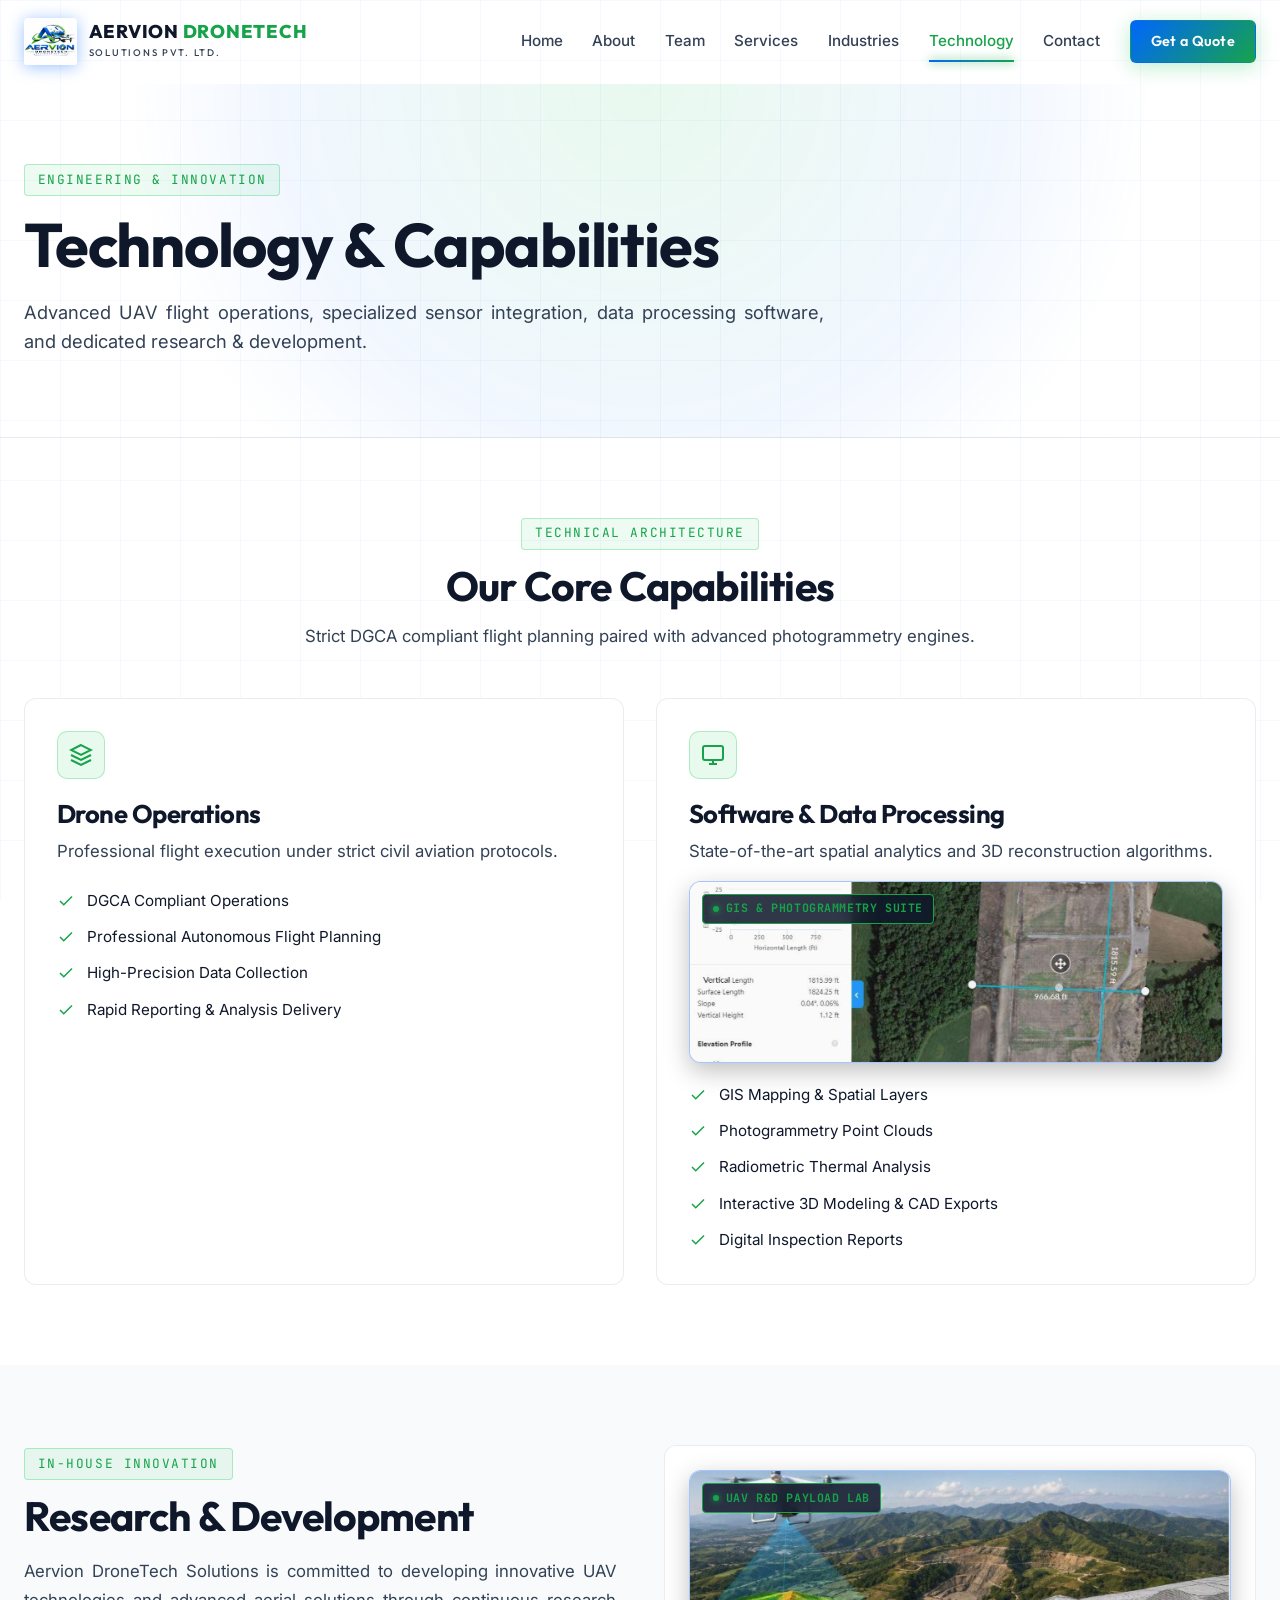
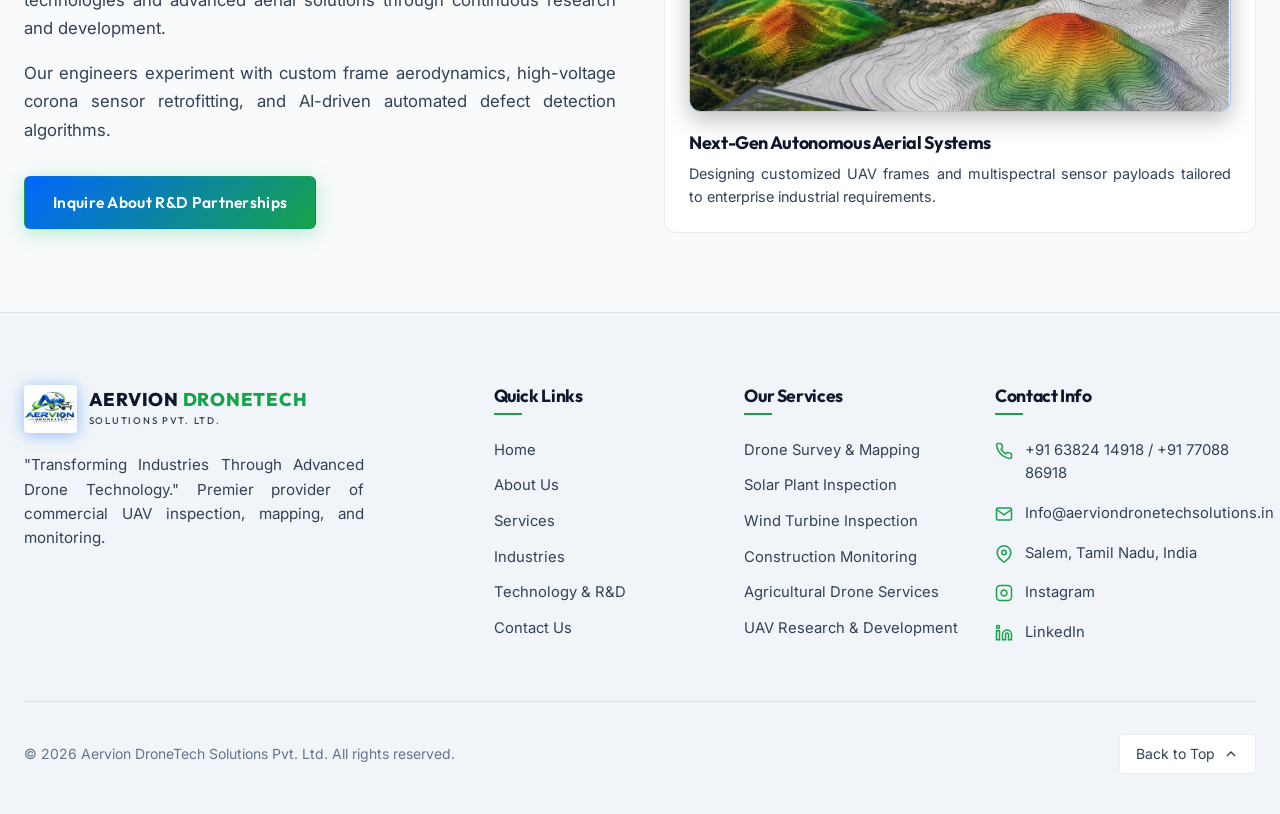
<file: technology.html>
<!DOCTYPE html>
<html lang="en">

<head>
  <meta charset="UTF-8">
  <meta name="viewport" content="width=device-width, initial-scale=1.0">
  <title>UAV Technology &amp; Flight Operations | Aervion DroneTech Solutions Pvt. Ltd.</title>
  <meta name="description"
    content="Explore Aervion DroneTech Solutions' DGCA-compliant flight operations, GIS mapping, photogrammetry data processing, thermal analysis, and custom UAV research &amp; development.">
  <meta name="keywords"
    content="DGCA Compliant Drone Operations, Drone Photogrammetry India, GIS Spatial Mapping, Drone 3D Modeling, UAV R&amp;D India, Drone Thermal Data Processing">
  <meta name="author" content="Aervion DroneTech Solutions Pvt. Ltd.">
  <meta name="robots" content="index, follow, max-image-preview:large, max-snippet:-1, max-video-preview:-1">
  <link rel="canonical" href="https://aerviondronetechsolutions.in/technology.html">

  <!-- Favicon & Brand Icons -->
  <link rel="icon" type="image/jpeg" href="images/aervion_logo.jpeg">
  <link rel="apple-touch-icon" href="images/aervion_logo.jpeg">

  <!-- Open Graph / Social Media -->
  <meta property="og:locale" content="en_IN">
  <meta property="og:type" content="website">
  <meta property="og:title" content="UAV Technology &amp; Operations | Aervion DroneTech Solutions">
  <meta property="og:description"
    content="DGCA-compliant flight planning, GIS elevation models, thermal data analysis, and dedicated in-house UAV research and development.">
  <meta property="og:url" content="https://aerviondronetechsolutions.in/technology.html">
  <meta property="og:site_name" content="Aervion DroneTech Solutions Pvt. Ltd.">
  <meta property="og:image" content="https://aerviondronetechsolutions.in/images/drone_realtime_photogrammetry.jpg">
  <meta property="og:image:width" content="1272">
  <meta property="og:image:height" content="1187">
  <meta property="og:image:alt" content="Aervion DroneTech Photogrammetry and Data Processing">

  <!-- Twitter Card -->
  <meta name="twitter:card" content="summary_large_image">
  <meta name="twitter:title" content="UAV Technology &amp; Flight Operations | Aervion DroneTech Solutions">
  <meta name="twitter:description"
    content="Advanced UAV sensor integration, CAD photogrammetry point clouds, and specialized aerial analytics across India.">
  <meta name="twitter:image" content="https://aerviondronetechsolutions.in/images/drone_realtime_photogrammetry.jpg">

  <!-- Performance Preconnect -->
  <link rel="preconnect" href="https://fonts.googleapis.com">
  <link rel="preconnect" href="https://fonts.gstatic.com" crossorigin>

  <!-- Noscript Fallback for Search Crawlers -->
  <noscript>
    <style>
      .reveal, .reveal-up, .reveal-left, .reveal-right, .reveal-zoom {
        opacity: 1 !important;
        transform: none !important;
      }
    </style>
  </noscript>

  <!-- Structured Data / JSON-LD Schema -->
  <script type="application/ld+json">
  {
    "@context": "https://schema.org",
    "@graph": [
      {
        "@type": "WebPage",
        "@id": "https://aerviondronetechsolutions.in/technology.html#webpage",
        "url": "https://aerviondronetechsolutions.in/technology.html",
        "name": "UAV Technology & Flight Operations | Aervion DroneTech Solutions Pvt. Ltd.",
        "description": "Technological infrastructure, DGCA compliance, geospatial photogrammetry engines, and research capabilities of Aervion DroneTech Solutions.",
        "isPartOf": {
          "@type": "WebSite",
          "@id": "https://aerviondronetechsolutions.in/#website",
          "url": "https://aerviondronetechsolutions.in/",
          "name": "Aervion DroneTech Solutions Pvt. Ltd."
        }
      },
      {
        "@type": "BreadcrumbList",
        "@id": "https://aerviondronetechsolutions.in/technology.html#breadcrumb",
        "itemListElement": [
          {
            "@type": "ListItem",
            "position": 1,
            "name": "Home",
            "item": "https://aerviondronetechsolutions.in/"
          },
          {
            "@type": "ListItem",
            "position": 2,
            "name": "Technology & Capabilities",
            "item": "https://aerviondronetechsolutions.in/technology.html"
          }
        ]
      }
    ]
  }
  </script>

  <!-- Favicon -->
  <link rel="icon" type="image/png" href="images/favicon.png">
  <link rel="shortcut icon" type="image/png" href="images/favicon.png">
  <link rel="apple-touch-icon" href="images/favicon.png">

  <!-- Stylesheets -->
  <link rel="stylesheet" href="css/style.css">
  <link rel="stylesheet" href="css/animations.css">
  <link rel="stylesheet" href="css/responsive.css">
</head>

<body>

  <!-- HEADER -->
  <header class="site-header">
    <div class="container header-container">
      <a href="index.html" class="brand-logo" aria-label="Aervion DroneTech Home">
        <img src="images/aervion_logo.jpeg" alt="Aervion DroneTech Solutions Official Logo" class="brand-logo-img" width="48" height="48">
        <div class="brand-text">
          <span class="brand-title">AERVION <span>DRONETECH</span></span>
          <span class="brand-sub">SOLUTIONS PVT. LTD.</span>
        </div>
      </a>

      <nav class="nav-menu">
        <a href="index.html" class="nav-link">Home</a>
        <a href="about.html" class="nav-link">About</a>
        <a href="about.html#team" class="nav-link">Team</a>
        <a href="services.html" class="nav-link">Services</a>
        <a href="industries.html" class="nav-link">Industries</a>
        <a href="technology.html" class="nav-link active">Technology</a>
        <a href="contact.html" class="nav-link">Contact</a>
        <a href="contact.html" class="btn btn-primary" style="padding: 0.55rem 1.25rem; font-size: 0.9rem;">Get a
          Quote</a>
      </nav>

      <button class="mobile-toggle" aria-label="Toggle navigation menu">
        <svg viewBox="0 0 24 24" fill="none" stroke="currentColor" stroke-width="2">
          <line x1="3" y1="12" x2="21" y2="12"></line>
          <line x1="3" y1="6" x2="21" y2="6"></line>
          <line x1="3" y1="18" x2="21" y2="18"></line>
        </svg>
      </button>
    </div>
  </header>

  <main id="main-content" style="padding-top: var(--nav-height);">

    <!-- PAGE HERO BANNER -->
    <section class="section-padding"
      style="background: radial-gradient(circle at 50% 0%, rgba(34, 197, 94, 0.1) 0%, rgba(0, 102, 255, 0.05) 50%, transparent 70%); border-bottom: 1px solid var(--border-color);">
      <div class="container">
        <div class="reveal reveal-up" style="max-width: 800px;">
          <span class="mono-tag">ENGINEERING &amp; INNOVATION</span>
          <h1>Technology &amp; Capabilities</h1>
          <p style="font-size: 1.15rem; margin-top: 1rem; color: var(--text-secondary);">
            Advanced UAV flight operations, specialized sensor integration, data processing software, and dedicated
            research &amp; development.
          </p>
        </div>
      </div>
    </section>

    <!-- CORE CAPABILITIES GRID -->
    <section class="section-padding">
      <div class="container">
        <div class="section-header center">
          <span class="mono-tag">TECHNICAL ARCHITECTURE</span>
          <h2>Our Core Capabilities</h2>
          <p>Strict DGCA compliant flight planning paired with advanced photogrammetry engines.</p>
        </div>

        <div style="display: grid; grid-template-columns: repeat(auto-fit, minmax(320px, 1fr)); gap: 2rem;">

          <!-- Column 1: Drone Operations -->
          <div class="glass-card reveal reveal-up">
            <div class="card-icon">
              <svg viewBox="0 0 24 24" fill="none" stroke="currentColor" stroke-width="2">
                <path d="M12 2L2 7l10 5 10-5-10-5zM2 17l10 5 10-5M2 12l10 5 10-5" />
              </svg>
            </div>
            <h3>Drone Operations</h3>
            <p style="margin-top: 0.5rem; margin-bottom: 1.5rem;">Professional flight execution under strict civil
              aviation protocols.</p>

            <div style="display: flex; flex-direction: column; gap: 0.75rem;">
              <div style="display: flex; align-items: center; gap: 0.75rem; font-size: 0.95rem;">
                <svg width="18" height="18" viewBox="0 0 24 24" fill="none" stroke="var(--accent-green)"
                  stroke-width="2">
                  <polyline points="20 6 9 17 4 12" />
                </svg>
                <span>DGCA Compliant Operations</span>
              </div>
              <div style="display: flex; align-items: center; gap: 0.75rem; font-size: 0.95rem;">
                <svg width="18" height="18" viewBox="0 0 24 24" fill="none" stroke="var(--accent-green)"
                  stroke-width="2">
                  <polyline points="20 6 9 17 4 12" />
                </svg>
                <span>Professional Autonomous Flight Planning</span>
              </div>
              <div style="display: flex; align-items: center; gap: 0.75rem; font-size: 0.95rem;">
                <svg width="18" height="18" viewBox="0 0 24 24" fill="none" stroke="var(--accent-green)"
                  stroke-width="2">
                  <polyline points="20 6 9 17 4 12" />
                </svg>
                <span>High-Precision Data Collection</span>
              </div>
              <div style="display: flex; align-items: center; gap: 0.75rem; font-size: 0.95rem;">
                <svg width="18" height="18" viewBox="0 0 24 24" fill="none" stroke="var(--accent-green)"
                  stroke-width="2">
                  <polyline points="20 6 9 17 4 12" />
                </svg>
                <span>Rapid Reporting &amp; Analysis Delivery</span>
              </div>
            </div>
          </div>

          <!-- Column 2: Software & Data Processing -->
          <div class="glass-card reveal reveal-up delay-1">
            <div class="card-icon">
              <svg viewBox="0 0 24 24" fill="none" stroke="currentColor" stroke-width="2">
                <rect x="2" y="3" width="20" height="14" rx="2" />
                <line x1="8" y1="21" x2="16" y2="21" />
                <line x1="12" y1="17" x2="12" y2="21" />
              </svg>
            </div>
            <h3>Software &amp; Data Processing</h3>
            <p style="margin-top: 0.5rem; margin-bottom: 1rem;">State-of-the-art spatial analytics and 3D
              reconstruction algorithms.</p>

            <div class="realtime-photo-card" style="margin-bottom: 1.25rem;">
              <div class="realtime-overlay-tag"><span class="pulse-dot"></span> GIS &amp; PHOTOGRAMMETRY SUITE</div>
              <img src="images/drone_realtime_photogrammetry.jpg" alt="Real Time Photogrammetry and Elevation Processing Software" width="1272" height="1187" loading="lazy" decoding="async" style="height: 180px; width: 100%; object-fit: cover;">
            </div>

            <div style="display: flex; flex-direction: column; gap: 0.75rem;">
              <div style="display: flex; align-items: center; gap: 0.75rem; font-size: 0.95rem;">
                <svg width="18" height="18" viewBox="0 0 24 24" fill="none" stroke="var(--accent-green)"
                  stroke-width="2">
                  <polyline points="20 6 9 17 4 12" />
                </svg>
                <span>GIS Mapping &amp; Spatial Layers</span>
              </div>
              <div style="display: flex; align-items: center; gap: 0.75rem; font-size: 0.95rem;">
                <svg width="18" height="18" viewBox="0 0 24 24" fill="none" stroke="var(--accent-green)"
                  stroke-width="2">
                  <polyline points="20 6 9 17 4 12" />
                </svg>
                <span>Photogrammetry Point Clouds</span>
              </div>
              <div style="display: flex; align-items: center; gap: 0.75rem; font-size: 0.95rem;">
                <svg width="18" height="18" viewBox="0 0 24 24" fill="none" stroke="var(--accent-green)"
                  stroke-width="2">
                  <polyline points="20 6 9 17 4 12" />
                </svg>
                <span>Radiometric Thermal Analysis</span>
              </div>
              <div style="display: flex; align-items: center; gap: 0.75rem; font-size: 0.95rem;">
                <svg width="18" height="18" viewBox="0 0 24 24" fill="none" stroke="var(--accent-green)"
                  stroke-width="2">
                  <polyline points="20 6 9 17 4 12" />
                </svg>
                <span>Interactive 3D Modeling &amp; CAD Exports</span>
              </div>
              <div style="display: flex; align-items: center; gap: 0.75rem; font-size: 0.95rem;">
                <svg width="18" height="18" viewBox="0 0 24 24" fill="none" stroke="var(--accent-green)"
                  stroke-width="2">
                  <polyline points="20 6 9 17 4 12" />
                </svg>
                <span>Digital Inspection Reports</span>
              </div>
            </div>
          </div>

        </div>
      </div>
    </section>

    <!-- RESEARCH & DEVELOPMENT SECTION -->
    <section class="section-padding" style="background: var(--bg-secondary); border-y: 1px solid var(--border-color);">
      <div class="container">
        <div style="display: grid; grid-template-columns: 1fr 1fr; gap: 3rem; align-items: center;"
          class="split-layout">

          <div class="reveal reveal-left">
            <span class="mono-tag">IN-HOUSE INNOVATION</span>
            <h2>Research &amp; Development</h2>
            <p style="margin-top: 1rem; font-size: 1.05rem; line-height: 1.7;">
              Aervion DroneTech Solutions is committed to developing innovative UAV technologies and advanced aerial
              solutions through continuous research and development.
            </p>
            <p style="margin-top: 1rem; font-size: 1.05rem; line-height: 1.7;">
              Our engineers experiment with custom frame aerodynamics, high-voltage corona sensor retrofitting, and
              AI-driven automated defect detection algorithms.
            </p>

            <div style="margin-top: 2rem;">
              <a href="contact.html" class="btn btn-primary">Inquire About R&amp;D Partnerships</a>
            </div>
          </div>

          <div class="reveal reveal-right">
            <div class="glass-card" style="padding: 1.5rem;">
              <div class="realtime-photo-card" style="margin-bottom: 1.25rem;">
                <div class="realtime-overlay-tag"><span class="pulse-dot"></span> UAV R&amp;D PAYLOAD LAB</div>
                <img src="images/drone_realtime_lidar_3d.jpg" alt="Real Time UAV LiDAR 3D Terrain Scanning and Aerial R&amp;D Lab" width="1272" height="697" loading="lazy" decoding="async" style="height: 240px; width: 100%; object-fit: cover;">
              </div>
              <h4 style="color: var(--text-primary);">Next-Gen Autonomous Aerial Systems</h4>
              <p style="font-size: 0.9rem; margin-top: 0.5rem; color: var(--text-secondary);">Designing customized UAV
                frames and multispectral sensor payloads tailored to enterprise industrial requirements.</p>
            </div>
          </div>

        </div>
      </div>
    </section>

  </main>

  <!-- FOOTER -->
  <footer class="site-footer">
    <div class="container">
      <div class="footer-grid">
        <div class="footer-brand">
          <a href="index.html" class="brand-logo">
            <img src="images/aervion_logo.jpeg" alt="Aervion DroneTech Solutions Official Corporate Logo" class="brand-logo-img" width="48" height="48" loading="lazy" decoding="async">
            <div class="brand-text">
              <span class="brand-title">AERVION <span>DRONETECH</span></span>
              <span class="brand-sub">SOLUTIONS PVT. LTD.</span>
            </div>
          </a>
          <p>"Transforming Industries Through Advanced Drone Technology." Premier provider of commercial UAV inspection,
            mapping, and monitoring.</p>
        </div>

        <div class="footer-column">
          <h4>Quick Links</h4>
          <div class="footer-links">
            <a href="index.html">Home</a>
            <a href="about.html">About Us</a>
            <a href="services.html">Services</a>
            <a href="industries.html">Industries</a>
            <a href="technology.html">Technology &amp; R&amp;D</a>
            <a href="contact.html">Contact Us</a>
          </div>
        </div>

        <div class="footer-column">
          <h4>Our Services</h4>
          <div class="footer-links">
            <a href="services.html#survey-mapping">Drone Survey &amp; Mapping</a>
            <a href="services.html#solar-inspection">Solar Plant Inspection</a>
            <a href="services.html#wind-turbine">Wind Turbine Inspection</a>
            <a href="services.html#construction-monitoring">Construction Monitoring</a>
            <a href="services.html#agriculture">Agricultural Drone Services</a>
            <a href="services.html#uav-rd">UAV Research &amp; Development</a>
          </div>
        </div>

        <div class="footer-column">
          <h4>Contact Info</h4>
          <div class="footer-contact-info">
            <div class="item">
              <svg viewBox="0 0 24 24" fill="none" stroke="currentColor" stroke-width="2">
                <path
                  d="M22 16.92v3a2 2 0 0 1-2.18 2 19.79 19.79 0 0 1-8.63-3.07 19.5 19.5 0 0 1-6-6 19.79 19.79 0 0 1-3.07-8.67A2 2 0 0 1 4.11 2h3a2 2 0 0 1 2 1.72 12.84 12.84 0 0 0 .7 2.81 2 2 0 0 1-.45 2.11L8.09 9.91a16 16 0 0 0 6 6l1.27-1.27a2 2 0 0 1 2.11-.45 12.84 12.84 0 0 0 2.81.7A2 2 0 0 1 22 16.92z" />
              </svg>
              <div>+91 63824 14918 / +91 77088 86918</div>
            </div>
            <div class="item">
              <svg viewBox="0 0 24 24" fill="none" stroke="currentColor" stroke-width="2">
                <path d="M4 4h16c1.1 0 2 .9 2 2v12c0 1.1-.9 2-2 2H4c-1.1 0-2-.9-2-2V6c0-1.1.9-2 2-2z" />
                <polyline points="22,6 12,13 2,6" />
              </svg>
              <div>Info@aerviondronetechsolutions.in</div>
            </div>
            <div class="item">
              <svg viewBox="0 0 24 24" fill="none" stroke="currentColor" stroke-width="2">
                <path d="M21 10c0 7-9 13-9 13s-9-6-9-13a9 9 0 0 1 18 0z" />
                <circle cx="12" cy="10" r="3" />
              </svg>
              <div>Salem, Tamil Nadu, India</div>
            </div>
            <div class="item">
              <svg viewBox="0 0 24 24" fill="none" stroke="currentColor" stroke-width="2">
                <rect x="2" y="2" width="20" height="20" rx="5" ry="5" />
                <path d="M16 11.37A4 4 0 1 1 12.63 8 4 4 0 0 1 16 11.37z" />
                <line x1="17.5" y1="6.5" x2="17.51" y2="6.5" />
              </svg>
              <a href="https://www.instagram.com/aervion_dronetech_solutions/" target="_blank" rel="noopener noreferrer">Instagram</a>
            </div>
            <div class="item">
              <svg viewBox="0 0 24 24" fill="none" stroke="currentColor" stroke-width="2">
                <path d="M16 8a6 6 0 0 1 6 6v7h-4v-7a2 2 0 0 0-2-2 2 2 0 0 0-2 2v7h-4v-7a6 6 0 0 1 6-6z" />
                <rect x="2" y="9" width="4" height="12" />
                <circle cx="4" cy="4" r="2" />
              </svg>
              <a href="https://www.linkedin.com/company/aervion-dronetech-solutions-pvt-ltd/" target="_blank" rel="noopener noreferrer">LinkedIn</a>
            </div>
          </div>
        </div>
      </div>

      <div class="footer-bottom">
        <div>&copy; 2026 Aervion DroneTech Solutions Pvt. Ltd. All rights reserved.</div>
        <div class="back-to-top">
          <span>Back to Top</span>
          <svg viewBox="0 0 24 24" fill="none" stroke="currentColor" stroke-width="2">
            <polyline points="18 15 12 9 6 15" />
          </svg>
        </div>
      </div>
    </div>
  </footer>

  <script src="js/main.js"></script>
  <script src="js/animations.js"></script>
</body>

</html>
</file>
<file: css/style.css>
/* ==========================================================================
   AERVION DRONETECH SOLUTIONS PVT. LTD. - Main Design System & Core Styles
   Dark Aerospace Visual System - Royal Blue (#0066FF) & Electric Green (#22C55E)
   Identity strictly aligned with official company logo
   ========================================================================== */

@import url('https://fonts.googleapis.com/css2?family=Inter:wght@300;400;500;600;700&family=Outfit:wght@400;500;600;700;800&family=JetBrains+Mono:wght@400;500&display=swap');

/* --------------------------------------------------------------------------
   1. CSS Variables & Design Tokens (Derived from Aervion Logo)
   -------------------------------------------------------------------------- */
:root {
  /* Color Palette - Modern High-Tech Light Theme (White UI) */
  --bg-darker: #f1f5f9;
  --bg-primary: #ffffff;
  --bg-secondary: #f8fafc;
  --bg-tertiary: #f1f5f9;
  --bg-glass: rgba(255, 255, 255, 0.94);
  --bg-glass-card: #ffffff;
  --bg-input: #ffffff;

  /* Accents directly matched to Aervion Logo */
  --accent-green: #16a34a;
  --accent-green-hover: #15803d;
  --accent-blue: #0066ff;
  --accent-blue-hover: #1d4ed8;
  --accent-cyan: #0284c7;
  --accent-glow: rgba(22, 163, 74, 0.15);
  --accent-glow-blue: rgba(0, 102, 255, 0.15);
  --brand-gradient: linear-gradient(135deg, #0066ff 0%, #16a34a 100%);
  --brand-gradient-hover: linear-gradient(135deg, #1d4ed8 0%, #15803d 100%);
  
  /* Text Colors for White Background */
  --text-primary: #0f172a;
  --text-secondary: #334155;
  --text-muted: #64748b;
  --text-cyan: #16a34a;

  /* Borders & Grid */
  --border-color: rgba(15, 23, 42, 0.08);
  --border-glow: rgba(0, 102, 255, 0.35);
  --grid-line: rgba(0, 102, 255, 0.04);

  /* Typography */
  --font-body: 'Inter', system-ui, -apple-system, sans-serif;
  --font-heading: 'Outfit', sans-serif;
  --font-mono: 'JetBrains Mono', monospace;

  /* Transitions & Shadows */
  --transition-fast: 0.2s cubic-bezier(0.16, 1, 0.3, 1);
  --transition-normal: 0.3s cubic-bezier(0.16, 1, 0.3, 1);
  --transition-slow: 0.6s cubic-bezier(0.16, 1, 0.3, 1);
  --box-shadow: 0 10px 30px -10px rgba(15, 23, 42, 0.08);
  --glow-shadow: 0 10px 25px rgba(0, 102, 255, 0.12);

  /* Container Widths */
  --container-max: 1280px;
  --nav-height: 84px;
}

/* --------------------------------------------------------------------------
   2. Reset & Universal Styles
   -------------------------------------------------------------------------- */
*, *::before, *::after {
  box-sizing: border-box;
  margin: 0;
  padding: 0;
}

html {
  scroll-behavior: smooth;
  font-size: 16px;
  background-color: var(--bg-darker);
  color: var(--text-primary);
  text-rendering: optimizeLegibility;
  -webkit-font-smoothing: antialiased;
}

body {
  font-family: var(--font-body);
  line-height: 1.6;
  overflow-x: hidden;
  background: var(--bg-primary);
  min-height: 100vh;
  display: flex;
  flex-direction: column;
  position: relative;
}

/* Global HUD Grid Background Overlay */
body::before {
  content: '';
  position: fixed;
  top: 0;
  left: 0;
  width: 100vw;
  height: 100vh;
  background-image: 
    linear-gradient(to right, var(--grid-line) 1px, transparent 1px),
    linear-gradient(to bottom, var(--grid-line) 1px, transparent 1px);
  background-size: 60px 60px;
  pointer-events: none;
  z-index: 0;
}

img, svg {
  max-width: 100%;
  height: auto;
  display: block;
}

a {
  color: inherit;
  text-decoration: none;
  transition: color var(--transition-fast);
}

button, input, select, textarea {
  font-family: inherit;
  font-size: inherit;
  color: inherit;
}

ul, ol {
  list-style: none;
}

/* --------------------------------------------------------------------------
   3. Typography & Helper Utilities
   -------------------------------------------------------------------------- */
h1, h2, h3, h4, h5, h6 {
  font-family: var(--font-heading);
  font-weight: 700;
  line-height: 1.2;
  color: var(--text-primary);
  letter-spacing: -0.02em;
}

h1 { font-size: clamp(2.5rem, 4.8vw, 4rem); }
h2 { font-size: clamp(2rem, 3.2vw, 2.8rem); }
h3 { font-size: clamp(1.35rem, 2vw, 1.75rem); }
h4 { font-size: clamp(1.1rem, 1.4vw, 1.25rem); }

p {
  color: var(--text-secondary);
  font-size: 1.05rem;
  text-align: justify;
  text-justify: inter-word;
  hyphens: auto;
}

.text-left { text-align: left; }
.text-center { text-align: center; }
.text-justify { text-align: justify; text-justify: inter-word; hyphens: auto; }
.text-green { color: var(--accent-green); }
.text-blue { color: var(--accent-blue); }
.text-cyan { color: var(--accent-cyan); }
.text-muted { color: var(--text-muted); }

.mono-tag {
  font-family: var(--font-mono);
  font-size: 0.8rem;
  letter-spacing: 0.12em;
  text-transform: uppercase;
  color: var(--accent-green);
  display: inline-flex;
  align-items: center;
  gap: 0.5rem;
  margin-bottom: 0.75rem;
  padding: 0.3rem 0.8rem;
  background: rgba(34, 197, 94, 0.08);
  border: 1px solid rgba(34, 197, 94, 0.3);
  border-radius: 4px;
}

.container {
  width: 100%;
  max-width: var(--container-max);
  margin-left: auto;
  margin-right: auto;
  padding-left: 1.5rem;
  padding-right: 1.5rem;
  position: relative;
  z-index: 1;
}

.section-padding {
  padding-top: 5rem;
  padding-bottom: 5rem;
}

.section-header {
  margin-bottom: 3rem;
}

.section-header.center {
  text-align: center;
}

.section-header p {
  max-width: 680px;
  margin-top: 0.75rem;
}

.section-header.center p {
  margin-left: auto;
  margin-right: auto;
  text-align: center;
}

/* --------------------------------------------------------------------------
   4. Buttons & Form UI Components
   -------------------------------------------------------------------------- */
.btn {
  display: inline-flex;
  align-items: center;
  justify-content: center;
  gap: 0.65rem;
  padding: 0.8rem 1.75rem;
  font-family: var(--font-heading);
  font-weight: 600;
  font-size: 0.975rem;
  letter-spacing: 0.02em;
  border-radius: 6px;
  cursor: pointer;
  transition: all var(--transition-fast);
  text-decoration: none;
  border: 1px solid transparent;
  position: relative;
  overflow: hidden;
}

.btn-primary {
  background: var(--brand-gradient);
  color: #ffffff;
  box-shadow: 0 4px 20px rgba(34, 197, 94, 0.3);
}

.btn-primary:hover {
  transform: translateY(-2px);
  box-shadow: 0 6px 28px rgba(0, 102, 255, 0.5);
  background: var(--brand-gradient-hover);
}

.btn-secondary {
  background: var(--bg-glass-card);
  color: var(--text-primary);
  border-color: var(--border-color);
  backdrop-filter: blur(10px);
}

.btn-secondary:hover {
  background: rgba(34, 197, 94, 0.15);
  border-color: var(--accent-green);
  color: var(--accent-green);
  transform: translateY(-2px);
}

.btn-outline-green {
  background: transparent;
  color: var(--accent-green);
  border-color: var(--border-glow);
}

.btn-outline-green:hover {
  background: rgba(34, 197, 94, 0.15);
  box-shadow: var(--glow-shadow);
  transform: translateY(-2px);
}

/* --------------------------------------------------------------------------
   5. Header & Navigation Bar
   -------------------------------------------------------------------------- */
.site-header {
  position: fixed;
  top: 0;
  left: 0;
  width: 100%;
  height: var(--nav-height);
  z-index: 1000;
  transition: all var(--transition-normal);
  border-bottom: 1px solid transparent;
}

.site-header.scrolled {
  background: var(--bg-glass);
  backdrop-filter: blur(16px);
  -webkit-backdrop-filter: blur(16px);
  border-bottom-color: var(--border-color);
  box-shadow: 0 4px 20px rgba(15, 23, 42, 0.06);
}

.header-container {
  display: flex;
  align-items: center;
  justify-content: space-between;
  height: 100%;
}

.brand-logo {
  display: flex;
  align-items: center;
  gap: 0.75rem;
  font-family: var(--font-heading);
  text-decoration: none;
}

.brand-logo-img {
  height: 48px;
  width: auto;
  object-fit: contain;
  filter: drop-shadow(0 2px 8px rgba(0, 102, 255, 0.4));
  border-radius: 4px;
}

.brand-text {
  display: flex;
  flex-direction: column;
}

.brand-title {
  font-size: 1.15rem;
  font-weight: 800;
  color: var(--text-primary);
  letter-spacing: 0.04em;
  line-height: 1;
}

.brand-title span {
  color: var(--accent-green);
}

.brand-sub {
  font-size: 0.6rem;
  letter-spacing: 0.18em;
  color: var(--text-secondary);
  text-transform: uppercase;
  margin-top: 3px;
  font-weight: 500;
}

.nav-menu {
  display: flex;
  align-items: center;
  gap: 1.85rem;
}

.nav-link {
  font-size: 0.95rem;
  font-weight: 500;
  color: var(--text-secondary);
  padding: 0.5rem 0;
  position: relative;
  transition: color var(--transition-fast);
}

.nav-link:hover,
.nav-link.active {
  color: var(--accent-green);
}

.nav-link::after {
  content: '';
  position: absolute;
  bottom: 0;
  left: 0;
  width: 0%;
  height: 2px;
  background: var(--brand-gradient);
  box-shadow: 0 0 10px var(--accent-green);
  transition: width var(--transition-fast);
}

.nav-link:hover::after,
.nav-link.active::after {
  width: 100%;
}

/* Mobile Toggle */
.mobile-toggle {
  display: none;
  background: none;
  border: none;
  cursor: pointer;
  padding: 0.5rem;
  color: var(--text-primary);
  z-index: 1001;
}

.mobile-toggle svg {
  width: 28px;
  height: 28px;
  stroke: var(--text-primary);
}

/* --------------------------------------------------------------------------
   6. Cards & Service Images
   -------------------------------------------------------------------------- */
.glass-card {
  background: var(--bg-glass-card);
  backdrop-filter: blur(12px);
  -webkit-backdrop-filter: blur(12px);
  border: 1px solid var(--border-color);
  border-radius: 12px;
  padding: 2rem;
  position: relative;
  transition: all var(--transition-normal);
  overflow: hidden;
  display: flex;
  flex-direction: column;
}

.glass-card::before {
  content: '';
  position: absolute;
  top: 0;
  left: 0;
  width: 100%;
  height: 2px;
  background: var(--brand-gradient);
  opacity: 0;
  transition: opacity var(--transition-normal);
}

.glass-card:hover {
  border-color: var(--border-glow);
  transform: translateY(-5px);
  box-shadow: var(--glow-shadow);
}

.glass-card:hover::before {
  opacity: 1;
}

.service-card-img-wrapper {
  width: 100%;
  height: 190px;
  border-radius: 8px;
  overflow: hidden;
  margin-bottom: 1.25rem;
  border: 1px solid var(--border-color);
  background: var(--bg-secondary);
  position: relative;
}

.service-card-img-wrapper img {
  width: 100%;
  height: 100%;
  object-fit: cover;
  transition: transform var(--transition-normal);
}

.glass-card:hover .service-card-img-wrapper img {
  transform: scale(1.05);
}

.card-icon {
  width: 48px;
  height: 48px;
  background: rgba(34, 197, 94, 0.1);
  border: 1px solid rgba(34, 197, 94, 0.3);
  border-radius: 10px;
  display: flex;
  align-items: center;
  justify-content: center;
  margin-bottom: 1.25rem;
  color: var(--accent-green);
}

.card-icon svg {
  width: 24px;
  height: 24px;
}

/* Technical Corner Accents */
.tech-corner {
  position: absolute;
  width: 8px;
  height: 8px;
  border-color: var(--accent-green);
  pointer-events: none;
  opacity: 0.6;
}

.tech-corner.tl { top: 6px; left: 6px; border-top: 2px solid; border-left: 2px solid; }
.tech-corner.tr { top: 6px; right: 6px; border-top: 2px solid; border-right: 2px solid; }
.tech-corner.bl { bottom: 6px; left: 6px; border-bottom: 2px solid; border-left: 2px solid; }
.tech-corner.br { bottom: 6px; right: 6px; border-bottom: 2px solid; border-right: 2px solid; }

/* --------------------------------------------------------------------------
   7. Industry Grid (Home & Industry Pages)
   -------------------------------------------------------------------------- */
.industry-grid {
  display: grid;
  grid-template-columns: repeat(auto-fit, minmax(270px, 1fr));
  gap: 1.75rem;
}

.industry-card {
  position: relative;
  background: var(--bg-glass-card);
  border: 1px solid var(--border-color);
  border-radius: 12px;
  overflow: hidden;
  transition: all var(--transition-normal);
  display: flex;
  flex-direction: column;
}

.industry-card-img-container {
  height: 180px;
  width: 100%;
  overflow: hidden;
  position: relative;
  border-bottom: 1px solid var(--border-color);
}

.industry-card-img-container img {
  width: 100%;
  height: 100%;
  object-fit: cover;
  transition: transform var(--transition-normal);
}

.industry-card:hover {
  border-color: var(--accent-green);
  box-shadow: 0 10px 30px rgba(34, 197, 94, 0.2);
  transform: translateY(-5px);
}

.industry-card:hover .industry-card-img-container img {
  transform: scale(1.06);
}

.industry-card-body {
  padding: 1.5rem;
  display: flex;
  flex-direction: column;
  flex-grow: 1;
}

.industry-card-body h3 {
  font-size: 1.3rem;
  margin-bottom: 0.5rem;
}

.industry-card-body p {
  font-size: 0.95rem;
  margin-bottom: 1.25rem;
  flex-grow: 1;
}

.industry-card-link {
  display: inline-flex;
  align-items: center;
  gap: 0.5rem;
  font-family: var(--font-heading);
  font-weight: 600;
  font-size: 0.9rem;
  color: var(--accent-green);
  text-decoration: none;
}

.industry-card-link svg {
  width: 16px;
  height: 16px;
  transition: transform var(--transition-fast);
}

.industry-card-link:hover svg {
  transform: translateX(4px);
}

/* --------------------------------------------------------------------------
   8. Footer Section
   -------------------------------------------------------------------------- */
.site-footer {
  background: var(--bg-darker);
  border-top: 1px solid var(--border-color);
  padding-top: 4.5rem;
  padding-bottom: 2.5rem;
  margin-top: auto;
  position: relative;
  z-index: 10;
}

.footer-grid {
  display: grid;
  grid-template-columns: 2fr repeat(3, 1fr);
  gap: 3rem;
  margin-bottom: 3.5rem;
}

.footer-brand p {
  margin-top: 1.25rem;
  font-size: 0.95rem;
  color: var(--text-secondary);
  max-width: 340px;
}

.footer-column h4 {
  font-size: 1.1rem;
  margin-bottom: 1.5rem;
  color: var(--text-primary);
  position: relative;
  padding-bottom: 0.5rem;
}

.footer-column h4::after {
  content: '';
  position: absolute;
  bottom: 0;
  left: 0;
  width: 28px;
  height: 2px;
  background: var(--accent-green);
}

.footer-links {
  display: flex;
  flex-direction: column;
  gap: 0.75rem;
}

.footer-links a {
  font-size: 0.925rem;
  color: var(--text-secondary);
  transition: color var(--transition-fast), transform var(--transition-fast);
}

.footer-links a:hover {
  color: var(--accent-green);
  transform: translateX(4px);
}

.footer-contact-info {
  display: flex;
  flex-direction: column;
  gap: 1rem;
  font-size: 0.925rem;
  color: var(--text-secondary);
}

.footer-contact-info .item {
  display: flex;
  align-items: flex-start;
  gap: 0.75rem;
}

.footer-contact-info a {
  color: inherit;
  transition: color 0.2s ease;
}

.footer-contact-info a:hover {
  color: var(--accent-green);
}

.footer-contact-info svg {
  width: 18px;
  height: 18px;
  stroke: var(--accent-green);
  flex-shrink: 0;
  margin-top: 3px;
}

.footer-bottom {
  padding-top: 2rem;
  border-top: 1px solid var(--border-color);
  display: flex;
  align-items: center;
  justify-content: space-between;
  font-size: 0.875rem;
  color: var(--text-muted);
}

.back-to-top {
  display: inline-flex;
  align-items: center;
  gap: 0.5rem;
  color: var(--text-secondary);
  cursor: pointer;
  background: var(--bg-glass-card);
  backdrop-filter: blur(8px);
  padding: 0.5rem 1rem;
  border-radius: 4px;
  border: 1px solid var(--border-color);
  transition: all var(--transition-fast);
}

.back-to-top:hover {
  color: var(--accent-green);
  border-color: var(--border-glow);
  background: rgba(34, 197, 94, 0.12);
}

.back-to-top svg {
  width: 16px;
  height: 16px;
  stroke: currentColor;
}

/* --------------------------------------------------------------------------
   9. Form Controls & Input UI System
   -------------------------------------------------------------------------- */
input[type="text"],
input[type="email"],
input[type="tel"],
select,
textarea,
.form-control {
  background: var(--bg-input);
  border: 1px solid var(--border-color);
  color: var(--text-primary);
  border-radius: 6px;
  padding: 0.8rem 1.1rem;
  font-family: inherit;
  font-size: 0.95rem;
  transition: all var(--transition-fast);
}

input[type="text"]:focus,
input[type="email"]:focus,
input[type="tel"]:focus,
select:focus,
textarea:focus,
.form-control:focus {
  outline: none;
  border-color: var(--accent-green);
  box-shadow: 0 0 14px rgba(22, 163, 74, 0.25);
  background: #ffffff;
}

/* --------------------------------------------------------------------------
   10. Team Members & Leadership System
   -------------------------------------------------------------------------- */
.team-grid {
  display: grid;
  grid-template-columns: repeat(auto-fit, minmax(240px, 1fr));
  gap: 2rem;
  margin-top: 2.5rem;
}

.team-card {
  background: var(--bg-glass-card);
  border: 1px solid var(--border-color);
  border-radius: 12px;
  padding: 2rem 1.5rem;
  text-align: center;
  position: relative;
  transition: all var(--transition-normal);
  box-shadow: 0 4px 20px rgba(15, 23, 42, 0.04);
  display: flex;
  flex-direction: column;
  align-items: center;
  overflow: hidden;
}

.team-card::before {
  content: '';
  position: absolute;
  top: 0;
  left: 0;
  width: 100%;
  height: 3px;
  background: var(--brand-gradient);
  opacity: 0.9;
  transition: opacity var(--transition-normal);
}

.team-card:hover {
  transform: translateY(-6px);
  border-color: var(--accent-blue);
  box-shadow: var(--glow-shadow);
}

.team-avatar-wrapper {
  position: relative;
  width: 100px;
  height: 100px;
  margin-bottom: 1.25rem;
  border-radius: 50%;
  padding: 3px;
  background: var(--brand-gradient);
  box-shadow: 0 6px 18px rgba(0, 102, 255, 0.15);
}

.team-avatar-img {
  width: 100%;
  height: 100%;
  border-radius: 50%;
  object-fit: cover;
  background: #ffffff;
}

.team-avatar-badge {
  width: 100%;
  height: 100%;
  border-radius: 50%;
  background: linear-gradient(135deg, #f8fafc 0%, #e2e8f0 100%);
  display: flex;
  align-items: center;
  justify-content: center;
  color: var(--accent-blue);
  font-family: var(--font-heading);
  font-weight: 800;
  font-size: 1.5rem;
  border: 2px solid #ffffff;
  box-shadow: inset 0 2px 4px rgba(0, 0, 0, 0.05);
}

.team-name {
  font-size: 1.2rem;
  font-weight: 700;
  color: var(--text-primary);
  margin-bottom: 0.35rem;
  line-height: 1.25;
}

.team-degree {
  font-family: var(--font-mono);
  font-size: 0.75rem;
  color: var(--accent-blue);
  font-weight: 700;
  letter-spacing: 0.05em;
  background: rgba(0, 102, 255, 0.08);
  padding: 0.2rem 0.55rem;
  border-radius: 4px;
  display: inline-block;
  margin-bottom: 0.75rem;
  border: 1px solid rgba(0, 102, 255, 0.2);
}

.team-role {
  font-size: 0.95rem;
  font-weight: 600;
  color: var(--accent-green);
  margin-bottom: 0.75rem;
  line-height: 1.35;
}

.team-desc {
  font-size: 0.875rem;
  color: var(--text-secondary);
  line-height: 1.55;
  text-align: center;
  margin-top: auto;
}

/* --------------------------------------------------------------------------
   11. Real-time Drone Photo Enhancements
   -------------------------------------------------------------------------- */
.service-img-preview {
  width: 100%;
  height: 240px;
  object-fit: cover;
  border-radius: 10px;
  border: 1px solid var(--border-glow);
  margin-bottom: 1.25rem;
  transition: transform var(--transition-normal), box-shadow var(--transition-normal);
}

.service-img-preview:hover {
  transform: scale(1.02);
  box-shadow: var(--glow-shadow);
}

.realtime-photo-card {
  position: relative;
  border-radius: 12px;
  overflow: hidden;
  border: 1px solid var(--border-glow);
  box-shadow: 0 8px 24px rgba(0, 0, 0, 0.25);
  background: var(--bg-secondary);
}

.realtime-photo-card img {
  width: 100%;
  height: 260px;
  object-fit: cover;
  display: block;
  transition: transform 0.4s ease;
}

.realtime-photo-card:hover img {
  transform: scale(1.04);
}

.realtime-overlay-tag {
  position: absolute;
  top: 12px;
  left: 12px;
  background: rgba(15, 23, 42, 0.85);
  backdrop-filter: blur(8px);
  border: 1px solid var(--accent-green);
  color: var(--accent-green);
  font-family: var(--font-mono);
  font-size: 0.725rem;
  font-weight: 700;
  padding: 0.3rem 0.65rem;
  border-radius: 4px;
  display: flex;
  align-items: center;
  gap: 0.4rem;
  letter-spacing: 0.05em;
  z-index: 2;
}

.realtime-overlay-tag .pulse-dot {
  width: 6px;
  height: 6px;
  background: var(--accent-green);
  border-radius: 50%;
  box-shadow: 0 0 6px var(--accent-green);
  animation: pulseGlow 1.5s infinite;
}
</file>
<file: css/animations.css>
/* ==========================================================================
   AERVION DRONETECH SOLUTIONS PVT. LTD. - Animations & Visual Effects
   Scroll Reveals, Keyframe Scanners, Parallax & Micro-interactions
   ========================================================================== */

/* --------------------------------------------------------------------------
   1. Keyframe Animations
   -------------------------------------------------------------------------- */
@keyframes hudScan {
  0% { transform: translateY(-100%); }
  100% { transform: translateY(100%); }
}

@keyframes radarRotate {
  0% { transform: rotate(0deg); }
  100% { transform: rotate(360deg); }
}

@keyframes pulseGlow {
  0%, 100% { opacity: 0.4; filter: drop-shadow(0 0 5px rgba(0, 229, 255, 0.3)); }
  50% { opacity: 0.9; filter: drop-shadow(0 0 20px rgba(0, 229, 255, 0.8)); }
}

@keyframes floatSlow {
  0%, 100% { transform: translateY(0); }
  50% { transform: translateY(-10px); }
}

@keyframes borderGlow {
  0%, 100% { border-color: rgba(0, 229, 255, 0.2); }
  50% { border-color: rgba(0, 229, 255, 0.6); }
}

@keyframes telemetryFlicker {
  0%, 100% { opacity: 1; }
  92% { opacity: 1; }
  93% { opacity: 0.4; }
  94% { opacity: 1; }
  96% { opacity: 0.7; }
  97% { opacity: 1; }
}

/* --------------------------------------------------------------------------
   2. Component Animation Classes
   -------------------------------------------------------------------------- */
.radar-sweep {
  animation: radarRotate 8s linear infinite;
  transform-origin: center center;
}

.hud-scanner {
  position: absolute;
  top: 0;
  left: 0;
  width: 100%;
  height: 2px;
  background: linear-gradient(90deg, transparent, var(--accent-cyan), transparent);
  box-shadow: 0 0 15px var(--accent-cyan);
  animation: hudScan 4s ease-in-out infinite alternate;
  pointer-events: none;
  z-index: 3;
}

.float-animation {
  animation: floatSlow 5s ease-in-out infinite;
}

.pulse-animation {
  animation: pulseGlow 3s ease-in-out infinite;
}

.flicker-animation {
  animation: telemetryFlicker 6s ease-in-out infinite;
}

/* --------------------------------------------------------------------------
   3. Scroll Reveal Classes (Driven by IntersectionObserver)
   -------------------------------------------------------------------------- */
.reveal {
  opacity: 0;
  transition: opacity 0.8s cubic-bezier(0.16, 1, 0.3, 1), transform 0.8s cubic-bezier(0.16, 1, 0.3, 1);
  will-change: opacity, transform;
}

.reveal-up {
  transform: translateY(40px);
}

.reveal-left {
  transform: translateX(-40px);
}

.reveal-right {
  transform: translateX(40px);
}

.reveal-zoom {
  transform: scale(0.92);
}

/* Active Trigger Class */
.reveal.active {
  opacity: 1;
  transform: translateY(0) translateX(0) scale(1);
}

/* Stagger Delays for Grid Elements */
.delay-1 { transition-delay: 0.1s; }
.delay-2 { transition-delay: 0.2s; }
.delay-3 { transition-delay: 0.3s; }
.delay-4 { transition-delay: 0.4s; }
.delay-5 { transition-delay: 0.5s; }

/* --------------------------------------------------------------------------
   4. Reduced Motion Support (Accessibility)
   -------------------------------------------------------------------------- */
@media (prefers-reduced-motion: reduce) {
  *, *::before, *::after {
    animation-duration: 0.01ms !important;
    animation-iteration-count: 1 !important;
    transition-duration: 0.01ms !important;
    scroll-behavior: auto !important;
  }

  .reveal, .reveal-up, .reveal-left, .reveal-right, .reveal-zoom {
    opacity: 1 !important;
    transform: none !important;
  }
  
  .hud-scanner, .radar-sweep, .float-animation {
    animation: none !important;
  }
}
</file>
<file: css/responsive.css>
/* ==========================================================================
   AERVION DRONETECH SOLUTIONS PVT. LTD. - Responsive Stylesheet
   Breakpoints: 1440px, 1280px, 1024px, 768px, 576px, 480px, 375px
   ========================================================================== */

/* Large Desktop (1440px and up) */
@media (min-width: 1440px) {
  :root {
    --container-max: 1360px;
  }
}

/* Standard Laptop & Desktop (max-width: 1280px) */
@media (max-width: 1280px) {
  .section-padding {
    padding-top: 5rem;
    padding-bottom: 5rem;
  }

  .footer-grid {
    gap: 2rem;
  }
}

/* Tablet & Landscape Devices (max-width: 1024px) */
@media (max-width: 1024px) {
  :root {
    --nav-height: 70px;
  }

  /* Header & Navigation Mobile Layout */
  .mobile-toggle {
    display: block;
  }

  .nav-menu {
    position: fixed;
    top: 0;
    right: -100%;
    width: 300px;
    height: 100vh;
    background: var(--bg-secondary);
    border-left: 1px solid var(--border-color);
    flex-direction: column;
    align-items: flex-start;
    justify-content: flex-start;
    padding: 6rem 2rem 2rem 2rem;
    gap: 1.5rem;
    transition: right var(--transition-normal);
    box-shadow: -10px 0 30px rgba(15, 23, 42, 0.12);
    z-index: 1000;
  }

  .nav-menu.open {
    right: 0;
  }

  .nav-link {
    font-size: 1.1rem;
    width: 100%;
  }

  /* Grid Adjustments */
  .footer-grid {
    grid-template-columns: 1fr 1fr;
    gap: 2.5rem;
  }

  .hero-grid {
    grid-template-columns: 1fr;
    gap: 3rem;
  }

  .split-layout {
    grid-template-columns: 1fr;
    gap: 2.5rem;
  }

  .services-grid, .values-grid, .industries-grid {
    grid-template-columns: repeat(2, 1fr);
  }
}

/* Mobile Portrait & Small Tablet (max-width: 768px) */
@media (max-width: 768px) {
  .section-padding {
    padding-top: 4rem;
    padding-bottom: 4rem;
  }

  .section-header {
    margin-bottom: 2.5rem;
  }

  .services-grid, .values-grid, .industries-grid, .why-grid {
    grid-template-columns: 1fr;
  }

  .footer-grid {
    grid-template-columns: 1fr;
    gap: 2rem;
  }

  .footer-bottom {
    flex-direction: column;
    gap: 1rem;
    text-align: center;
  }

  .hero-cta-group {
    flex-direction: column;
    width: 100%;
  }

  .hero-cta-group .btn {
    width: 100%;
  }

  .workflow-steps {
    flex-direction: column;
    align-items: stretch;
  }

  .workflow-arrow {
    transform: rotate(90deg);
    margin: 0.5rem 0;
  }
}

/* Extra Small Mobile Devices (max-width: 480px) */
@media (max-width: 480px) {
  html {
    font-size: 15px;
  }

  .container {
    padding-left: 1rem;
    padding-right: 1rem;
  }

  .brand-name .main {
    font-size: 1.1rem;
  }

  .brand-name .sub {
    font-size: 0.55rem;
  }

  .glass-card {
    padding: 1.5rem;
  }

  .btn {
    padding: 0.75rem 1.25rem;
    font-size: 0.95rem;
  }

  /* Responsive Text Alignment for Tight Mobile Screens */
  p {
    text-align: left;
    hyphens: auto;
  }

  p.text-justify {
    text-align: justify;
    text-justify: inter-word;
  }
}
</file>
